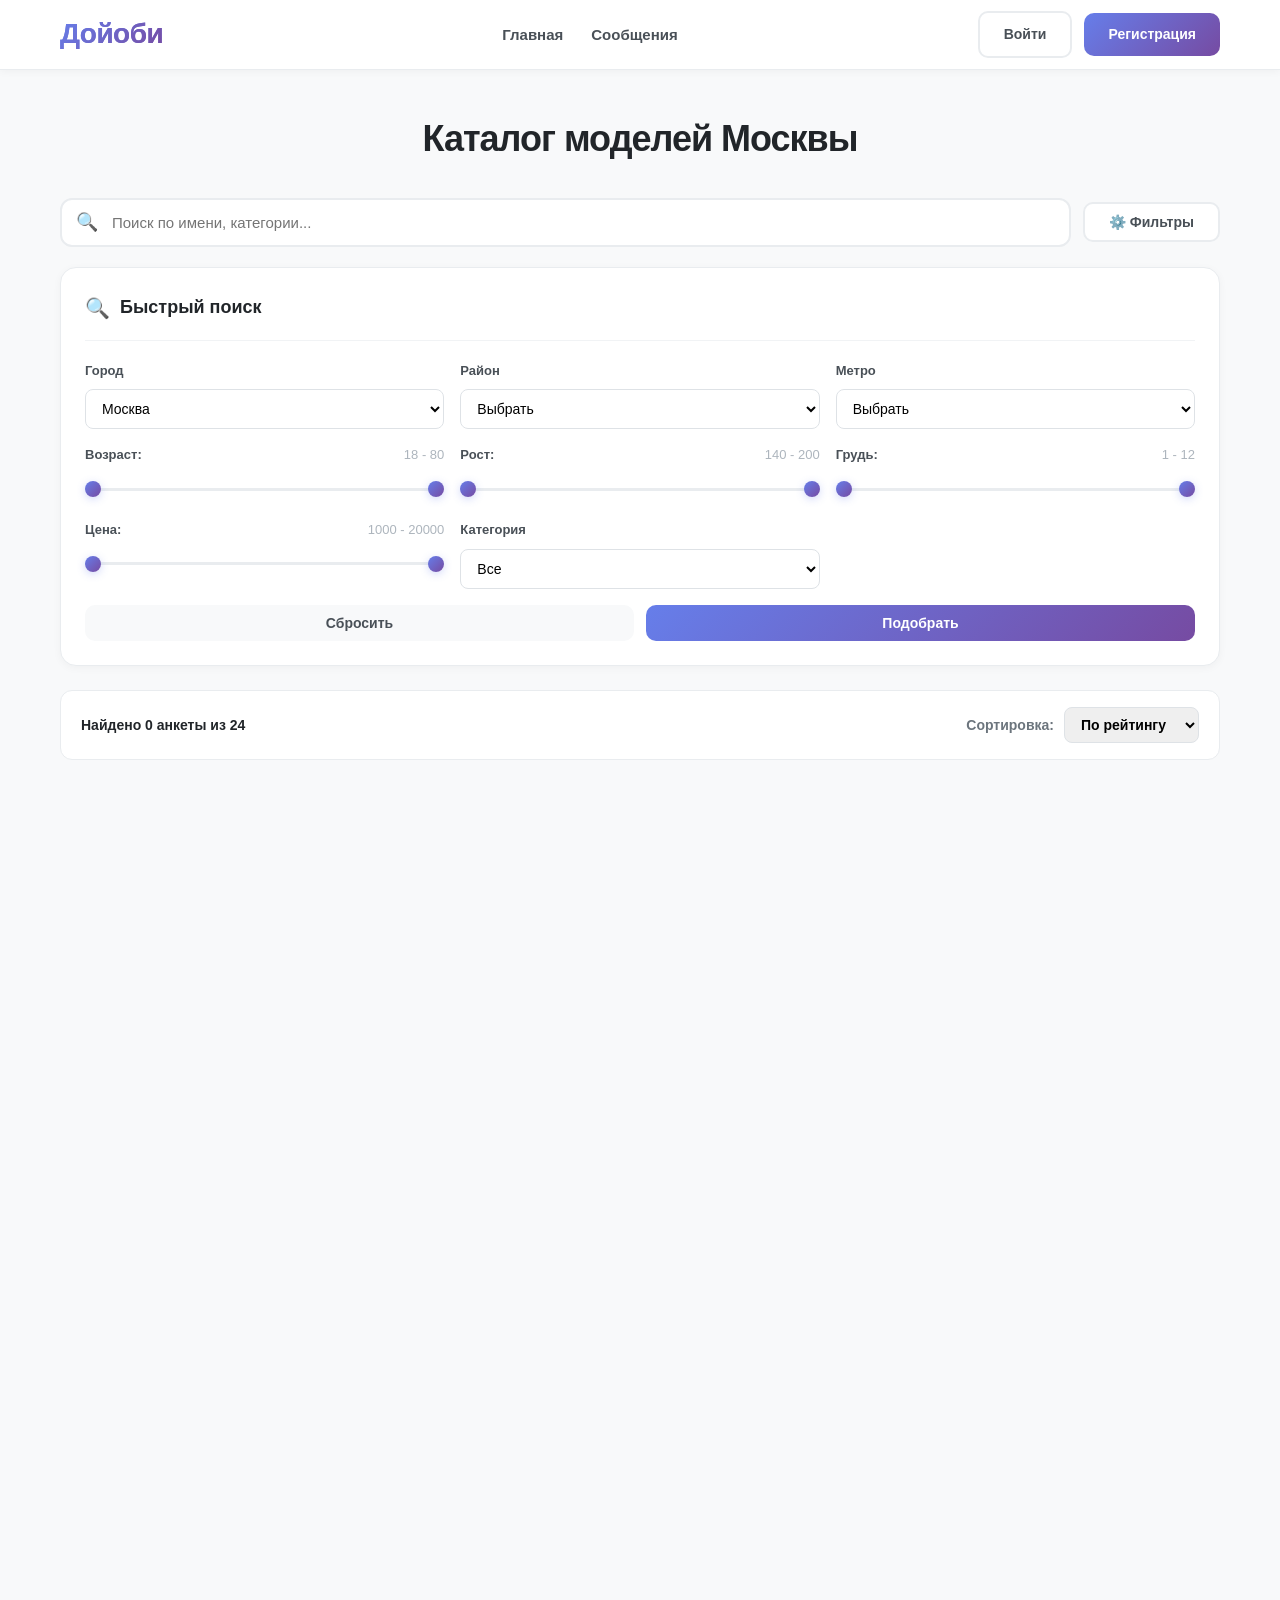
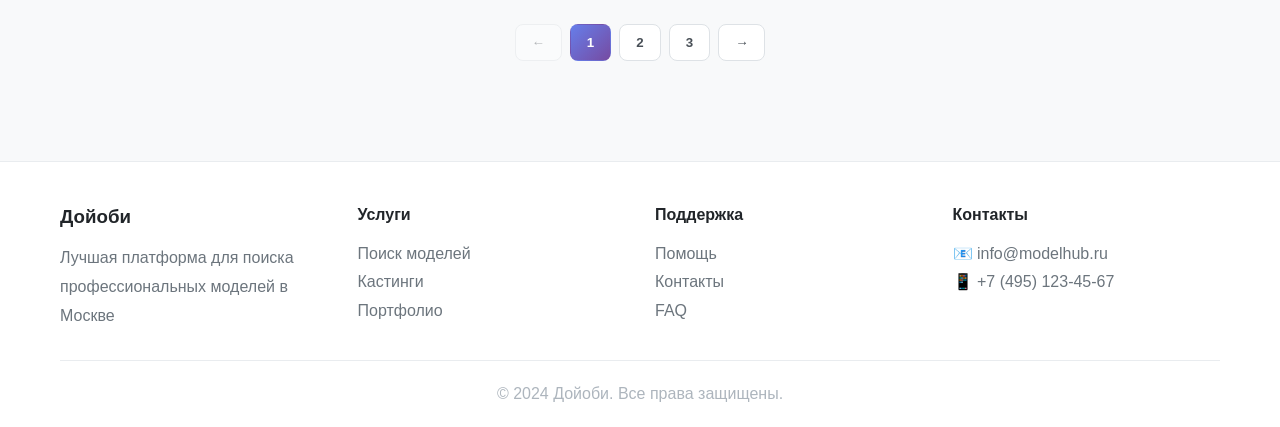
<file: index.html>
<!DOCTYPE html>
<html lang="ru" style="overflow-y:scroll!important;height:100%">
<head>
    <meta charset="UTF-8">
    <meta name="viewport" content="width=device-width, initial-scale=1.0">
    <title>Дойоби - Каталог моделей</title>
    <link rel="stylesheet" href="css/common.css">
    <link rel="stylesheet" href="css/style.css">
</head>
<body style="min-height:100vh!important">
    <script>document.documentElement.style.overflowY='scroll';document.body.style.minHeight='100vh'</script>
    <header class="header">
        <div class="container">
            <div class="logo"><h1><a href="index.html">Дойоби</a></h1></div>
            <nav class="nav">
                <a href="index.html" class="nav-link">Главная</a>
                <a href="messages.html" class="nav-link">Сообщения</a>
            </nav>
            <div class="auth-buttons" id="authButtons"></div>
        </div>
    </header>
    <script src="js/auth-loader.js"></script>

    <!-- Главный контент -->
    <main class="main">
        <div class="container">
            <h1 class="page-title">Каталог моделей Москвы</h1>
            
            <!-- Поиск -->
            <div class="search-bar">
                <div class="search-input-wrapper">
                    <span class="search-icon">🔍</span>
                    <input type="text" 
                           class="search-input" 
                           id="searchInput" 
                           placeholder="Поиск по имени, категории..."
                           oninput="handleSearch(event)">
                    <button class="clear-search" id="clearSearch" onclick="clearSearch()" style="display: none;">✕</button>
                </div>
                <button class="btn btn-outline" onclick="toggleFilters()">
                    <span>⚙️</span> Фильтры
                </button>
            </div>
            
            <!-- Фильтры -->
            <div class="filters" id="filtersPanel">
                <div class="filter-header">
                    <span class="filter-icon">🔍</span>
                    <h3>Быстрый поиск</h3>
                </div>
                
                <div class="filters-grid">
                    <div class="filter-group">
                        <label>Город</label>
                        <select class="filter-select" id="city">
                            <option value="">Москва</option>
                            <option value="spb">Санкт-Петербург</option>
                            <option value="ekb">Екатеринбург</option>
                            <option value="nsk">Новосибирск</option>
                            <option value="kzn">Казань</option>
                        </select>
                    </div>

                    <div class="filter-group">
                        <label>Район</label>
                        <select class="filter-select" id="district">
                            <option value="">Выбрать</option>
                            <option value="center">Центр</option>
                            <option value="north">Север</option>
                            <option value="south">Юг</option>
                            <option value="east">Восток</option>
                            <option value="west">Запад</option>
                        </select>
                    </div>

                    <div class="filter-group">
                        <label>Метро</label>
                        <select class="filter-select" id="metro">
                            <option value="">Выбрать</option>
                            <option value="arbatskaya">Арбатская</option>
                            <option value="tverskaya">Тверская</option>
                            <option value="mayakovskaya">Маяковская</option>
                            <option value="pushkinskaya">Пушкинская</option>
                        </select>
                    </div>

                    <div class="filter-group">
                        <label>Возраст: <span id="ageValue">18 - 80</span></label>
                        <div class="range-slider">
                            <input type="range" min="18" max="80" value="18" class="range-input" id="ageMin">
                            <input type="range" min="18" max="80" value="80" class="range-input" id="ageMax">
                        </div>
                    </div>

                    <div class="filter-group">
                        <label>Рост: <span id="heightValue">140 - 200</span></label>
                        <div class="range-slider">
                            <input type="range" min="140" max="200" value="140" class="range-input" id="heightMin">
                            <input type="range" min="140" max="200" value="200" class="range-input" id="heightMax">
                        </div>
                    </div>

                    <div class="filter-group">
                        <label>Грудь: <span id="breastValue">1 - 12</span></label>
                        <div class="range-slider">
                            <input type="range" min="1" max="12" value="1" class="range-input" id="breastMin">
                            <input type="range" min="1" max="12" value="12" class="range-input" id="breastMax">
                        </div>
                    </div>

                    <div class="filter-group">
                        <label>Цена: <span id="priceValue">1000 - 20000</span></label>
                        <div class="range-slider">
                            <input type="range" min="1000" max="20000" step="500" value="1000" class="range-input" id="priceMin">
                            <input type="range" min="1000" max="20000" step="500" value="20000" class="range-input" id="priceMax">
                        </div>
                    </div>

                    <div class="filter-group">
                        <label>Категория</label>
                        <select class="filter-select" id="category">
                            <option value="">Все</option>
                            <option value="fashion">Fashion</option>
                            <option value="photo">Фото</option>
                            <option value="runway">Подиум</option>
                            <option value="commercial">Коммерческие</option>
                        </select>
                    </div>
                </div>

                <div class="filter-actions">
                    <button class="btn btn-secondary" id="clearFilters">Сбросить</button>
                    <button class="btn btn-primary" id="applyFilters">Подобрать</button>
                </div>
            </div>

            <!-- Результаты -->
            <div class="results-header">
                <span class="results-count">Найдено <span id="resultsCount">24</span> анкеты из 24</span>
                <div class="sort-options">
                    <label>Сортировка:</label>
                    <select id="sortBy">
                        <option value="rating">По рейтингу</option>
                        <option value="price">По цене</option>
                        <option value="age">По возрасту</option>
                        <option value="new">Новые</option>
                        <option value="popular">Популярные</option>
                    </select>
                </div>
            </div>
            
            <!-- Топ донатеры (показывается только авторизованным) -->
            <div class="top-donors-banner" id="topDonorsBanner" style="display: none;">
                <div class="banner-content">
                    <div class="banner-icon">👑</div>
                    <div class="banner-text">
                        <h3>Станьте VIP-клиентом!</h3>
                        <p>Отправляйте донаты моделям и получайте эксклюзивные привилегии</p>
                    </div>
                    <button class="btn btn-gradient" onclick="showTopDonors()">
                        Топ донатеров
                    </button>
                </div>
            </div>

            <!-- Сетка моделей -->
            <div class="models-grid" id="modelsGrid">
                <!-- Карточки моделей будут добавлены через JS -->
            </div>

            <!-- Пагинация -->
            <div class="pagination">
                <button class="page-btn" disabled>←</button>
                <button class="page-btn active">1</button>
                <button class="page-btn">2</button>
                <button class="page-btn">3</button>
                <button class="page-btn">→</button>
            </div>
        </div>
    </main>

    <!-- Футер -->
    <footer class="footer">
        <div class="container">
            <div class="footer-content">
                <div class="footer-section">
                    <h3>Дойоби</h3>
                    <p>Лучшая платформа для поиска профессиональных моделей в Москве</p>
                </div>
                <div class="footer-section">
                    <h4>Услуги</h4>
                    <ul>
                        <li><a href="#">Поиск моделей</a></li>
                        <li><a href="#">Кастинги</a></li>
                        <li><a href="#">Портфолио</a></li>
                    </ul>
                </div>
                <div class="footer-section">
                    <h4>Поддержка</h4>
                    <ul>
                        <li><a href="#">Помощь</a></li>
                        <li><a href="#">Контакты</a></li>
                        <li><a href="#">FAQ</a></li>
                    </ul>
                </div>
                <div class="footer-section">
                    <h4>Контакты</h4>
                    <p>📧 info@modelhub.ru</p>
                    <p>📱 +7 (495) 123-45-67</p>
                </div>
            </div>
            <div class="footer-bottom">
                <p>&copy; 2024 Дойоби. Все права защищены.</p>
            </div>
        </div>
    </footer>

    <script src="js/database.js"></script>
    <script src="js/common.js"></script>
    <script src="js/app.js"></script>
</body>
</html>
</file>
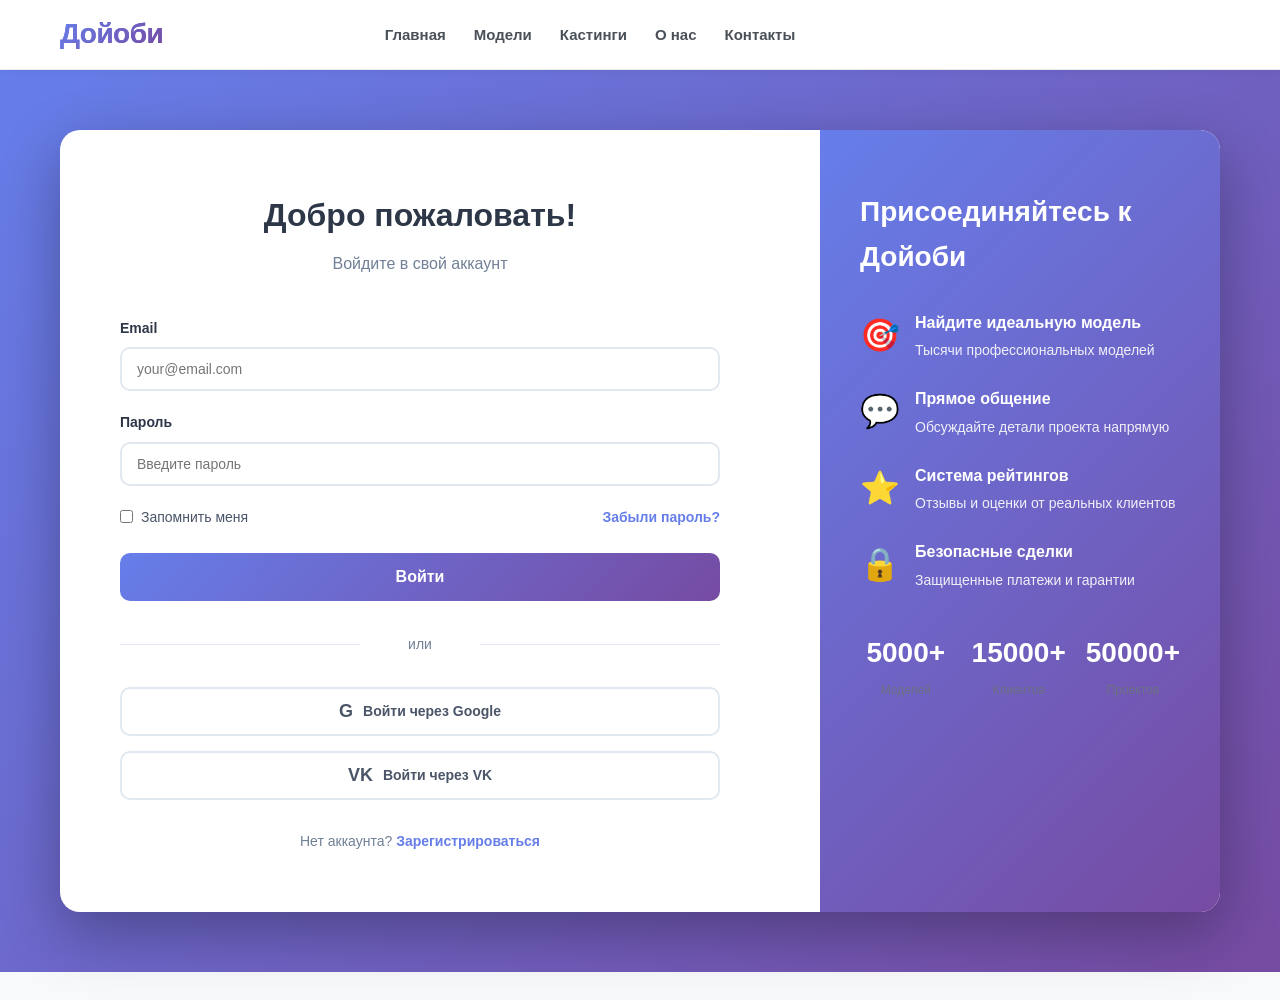
<file: auth.html>
<!DOCTYPE html>
<html lang="ru">
<head>
    <meta charset="UTF-8">
    <meta name="viewport" content="width=device-width, initial-scale=1.0">
    <title>Вход / Регистрация - Дойоби</title>
    <link rel="stylesheet" href="css/style.css">
    <link rel="stylesheet" href="css/auth.css">
</head>
<body>
    <!-- Хедер -->
    <header class="header">
        <div class="container">
            <div class="logo">
                <h1><a href="index.html">Дойоби</a></h1>
            </div>
            <nav class="nav">
                <a href="index.html" class="nav-link">Главная</a>
                <a href="#" class="nav-link">Модели</a>
                <a href="#" class="nav-link">Кастинги</a>
                <a href="#" class="nav-link">О нас</a>
                <a href="#" class="nav-link">Контакты</a>
            </nav>
        </div>
    </header>

    <!-- Основной контент -->
    <main class="auth-main">
        <div class="container">
            <div class="auth-container">
                <!-- Форма входа -->
                <div class="auth-form" id="loginForm">
                    <div class="auth-header">
                        <h2>Добро пожаловать!</h2>
                        <p>Войдите в свой аккаунт</p>
                    </div>
                    
                    <form class="form" onsubmit="handleLogin(event)">
                        <div class="form-group">
                            <label for="loginEmail">Email</label>
                            <input type="email" id="loginEmail" required placeholder="your@email.com">
                        </div>
                        
                        <div class="form-group">
                            <label for="loginPassword">Пароль</label>
                            <input type="password" id="loginPassword" required placeholder="Введите пароль">
                        </div>
                        
                        <div class="form-options">
                            <label class="checkbox">
                                <input type="checkbox" id="rememberMe">
                                <span class="checkmark"></span>
                                Запомнить меня
                            </label>
                            <a href="#" class="forgot-link">Забыли пароль?</a>
                        </div>
                        
                        <button type="submit" class="btn btn-primary btn-full">Войти</button>
                    </form>
                    
                    <div class="auth-divider">
                        <span>или</span>
                    </div>
                    
                    <div class="social-login">
                        <button class="btn btn-social google" onclick="loginWithGoogle()">
                            <span class="social-icon">G</span>
                            Войти через Google
                        </button>
                        <button class="btn btn-social vk" onclick="loginWithVK()">
                            <span class="social-icon">VK</span>
                            Войти через VK
                        </button>
                    </div>
                    
                    <div class="auth-switch">
                        <p>Нет аккаунта? <a href="#" onclick="switchToRegister()">Зарегистрироваться</a></p>
                    </div>
                </div>

                <!-- Форма регистрации -->
                <div class="auth-form hidden" id="registerForm">
                    <div class="auth-header">
                        <h2>Создать аккаунт</h2>
                        <p>Присоединяйтесь к ModelHub</p>
                    </div>
                    
                    <form class="form" onsubmit="handleRegister(event)">
                        <div class="form-group">
                            <label for="username">Никнейм</label>
                            <input type="text" id="username" required placeholder="Ваш уникальный никнейм" pattern="[a-zA-Z0-9_]+" title="Только латинские буквы, цифры и подчеркивание">
                            <small style="color: #718096; font-size: 12px;">Только латинские буквы, цифры и _</small>
                        </div>
                        
                        <div class="form-row">
                            <div class="form-group">
                                <label for="firstName">Имя</label>
                                <input type="text" id="firstName" required placeholder="Ваше имя">
                            </div>
                            <div class="form-group">
                                <label for="lastName">Фамилия</label>
                                <input type="text" id="lastName" required placeholder="Ваша фамилия">
                            </div>
                        </div>
                        
                        <div class="form-group">
                            <label for="registerEmail">Email</label>
                            <input type="email" id="registerEmail" required placeholder="your@email.com">
                        </div>
                        
                        <div class="form-group">
                            <label for="registerPassword">Пароль</label>
                            <input type="password" id="registerPassword" required placeholder="Минимум 8 символов">
                            <div class="password-strength" id="passwordStrength"></div>
                        </div>
                        
                        <div class="form-group">
                            <label for="confirmPassword">Подтвердите пароль</label>
                            <input type="password" id="confirmPassword" required placeholder="Повторите пароль">
                        </div>
                        
                        <div class="form-group">
                            <label for="userType">Тип аккаунта</label>
                            <select id="userType" required>
                                <option value="">Выберите тип</option>
                                <option value="client">Клиент</option>
                                <option value="model">Модель</option>
                            </select>
                        </div>
                        
                        <div class="form-options">
                            <label class="checkbox">
                                <input type="checkbox" id="agreeTerms" required>
                                <span class="checkmark"></span>
                                Я согласен с <a href="#" target="_blank">условиями использования</a> и <a href="#" target="_blank">политикой конфиденциальности</a>
                            </label>
                        </div>
                        
                        <div class="form-options">
                            <label class="checkbox">
                                <input type="checkbox" id="newsletter">
                                <span class="checkmark"></span>
                                Получать новости и предложения
                            </label>
                        </div>
                        
                        <button type="submit" class="btn btn-primary btn-full">Создать аккаунт</button>
                    </form>
                    
                    <div class="auth-switch">
                        <p>Уже есть аккаунт? <a href="#" onclick="switchToLogin()">Войти</a></p>
                    </div>
                </div>

                <!-- Боковая панель -->
                <div class="auth-sidebar">
                    <div class="sidebar-content">
                        <h3>Присоединяйтесь к Дойоби</h3>
                        <ul class="features-list">
                            <li>
                                <span class="feature-icon">🎯</span>
                                <div>
                                    <strong>Найдите идеальную модель</strong>
                                    <p>Тысячи профессиональных моделей</p>
                                </div>
                            </li>
                            <li>
                                <span class="feature-icon">💬</span>
                                <div>
                                    <strong>Прямое общение</strong>
                                    <p>Обсуждайте детали проекта напрямую</p>
                                </div>
                            </li>
                            <li>
                                <span class="feature-icon">⭐</span>
                                <div>
                                    <strong>Система рейтингов</strong>
                                    <p>Отзывы и оценки от реальных клиентов</p>
                                </div>
                            </li>
                            <li>
                                <span class="feature-icon">🔒</span>
                                <div>
                                    <strong>Безопасные сделки</strong>
                                    <p>Защищенные платежи и гарантии</p>
                                </div>
                            </li>
                        </ul>
                        
                        <div class="stats">
                            <div class="stat">
                                <span class="stat-number">5000+</span>
                                <span class="stat-label">Моделей</span>
                            </div>
                            <div class="stat">
                                <span class="stat-number">15000+</span>
                                <span class="stat-label">Клиентов</span>
                            </div>
                            <div class="stat">
                                <span class="stat-number">50000+</span>
                                <span class="stat-label">Проектов</span>
                            </div>
                        </div>
                    </div>
                </div>
            </div>
        </div>
    </main>

    <script src="js/auth.js"></script>
</body>
</html>
</file>
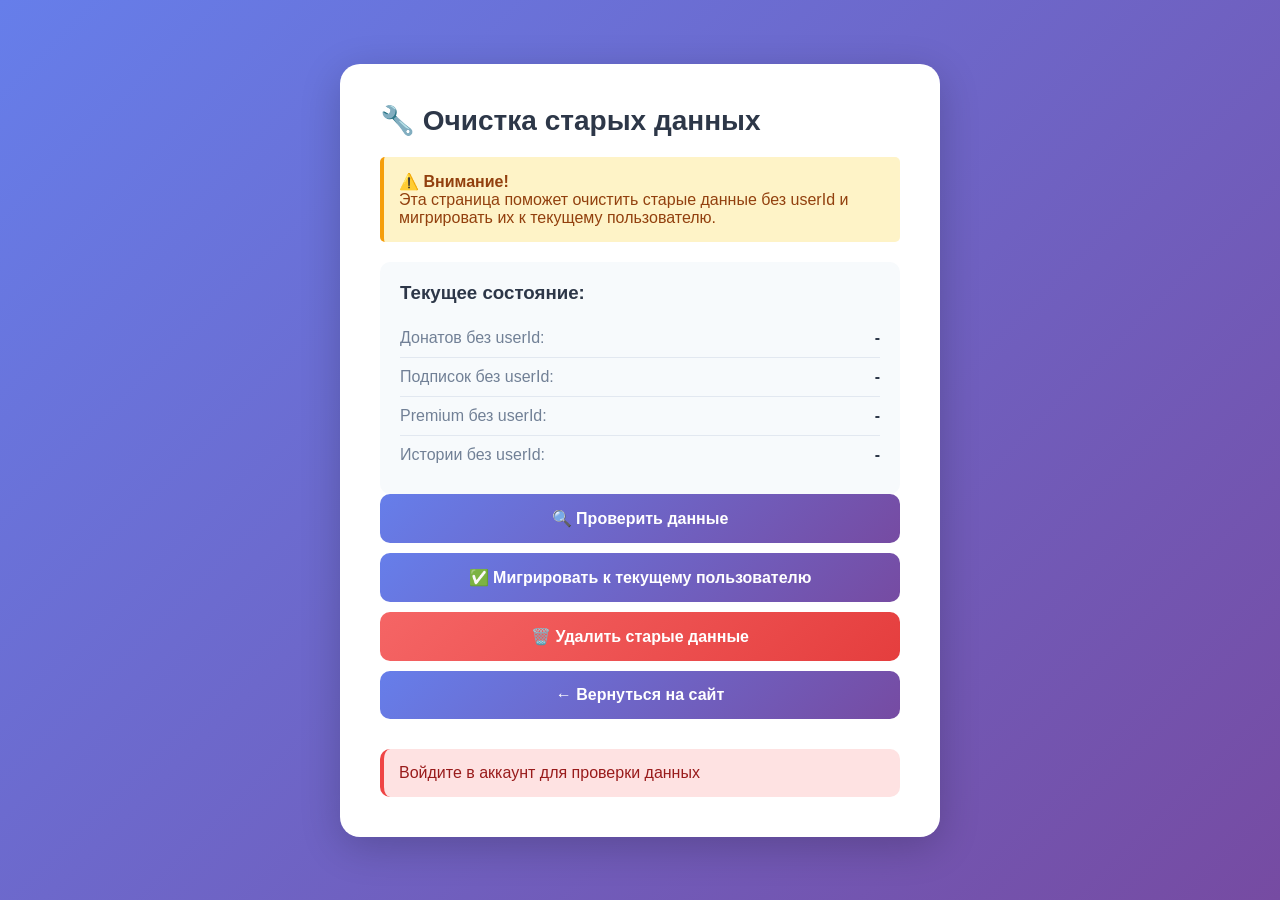
<file: clear-old-data.html>
<!DOCTYPE html>
<html lang="ru">
<head>
    <meta charset="UTF-8">
    <meta name="viewport" content="width=device-width, initial-scale=1.0">
    <title>Очистка старых данных - Дойоби</title>
    <style>
        * {
            margin: 0;
            padding: 0;
            box-sizing: border-box;
        }
        
        body {
            font-family: -apple-system, BlinkMacSystemFont, 'Segoe UI', Roboto, Oxygen, Ubuntu, Cantarell, sans-serif;
            background: linear-gradient(135deg, #667eea 0%, #764ba2 100%);
            min-height: 100vh;
            display: flex;
            justify-content: center;
            align-items: center;
            padding: 20px;
        }
        
        .container {
            background: white;
            border-radius: 20px;
            padding: 40px;
            max-width: 600px;
            width: 100%;
            box-shadow: 0 10px 40px rgba(0,0,0,0.2);
        }
        
        h1 {
            color: #2d3748;
            margin-bottom: 20px;
            font-size: 28px;
        }
        
        .info {
            background: #fef3c7;
            border-left: 4px solid #f59e0b;
            padding: 15px;
            margin-bottom: 20px;
            border-radius: 5px;
            color: #92400e;
        }
        
        .btn {
            background: linear-gradient(135deg, #667eea 0%, #764ba2 100%);
            color: white;
            border: none;
            padding: 15px 30px;
            border-radius: 10px;
            font-size: 16px;
            font-weight: 600;
            cursor: pointer;
            width: 100%;
            margin-bottom: 10px;
            transition: transform 0.2s ease;
        }
        
        .btn:hover {
            transform: translateY(-2px);
        }
        
        .btn-danger {
            background: linear-gradient(135deg, #f56565 0%, #e53e3e 100%);
        }
        
        .result {
            margin-top: 20px;
            padding: 15px;
            border-radius: 10px;
            display: none;
        }
        
        .result.success {
            background: #d1fae5;
            color: #065f46;
            border-left: 4px solid #10b981;
        }
        
        .result.error {
            background: #fee2e2;
            color: #991b1b;
            border-left: 4px solid #ef4444;
        }
        
        .stats {
            background: #f7fafc;
            padding: 20px;
            border-radius: 10px;
            margin-top: 20px;
        }
        
        .stat-item {
            display: flex;
            justify-content: space-between;
            padding: 10px 0;
            border-bottom: 1px solid #e2e8f0;
        }
        
        .stat-item:last-child {
            border-bottom: none;
        }
        
        .stat-label {
            color: #718096;
        }
        
        .stat-value {
            font-weight: 600;
            color: #2d3748;
        }
    </style>
</head>
<body>
    <div class="container">
        <h1>🔧 Очистка старых данных</h1>
        
        <div class="info">
            <strong>⚠️ Внимание!</strong><br>
            Эта страница поможет очистить старые данные без userId и мигрировать их к текущему пользователю.
        </div>
        
        <div class="stats" id="stats">
            <h3 style="margin-bottom: 15px; color: #2d3748;">Текущее состояние:</h3>
            <div class="stat-item">
                <span class="stat-label">Донатов без userId:</span>
                <span class="stat-value" id="oldDonations">-</span>
            </div>
            <div class="stat-item">
                <span class="stat-label">Подписок без userId:</span>
                <span class="stat-value" id="oldSubscriptions">-</span>
            </div>
            <div class="stat-item">
                <span class="stat-label">Premium без userId:</span>
                <span class="stat-value" id="oldPremium">-</span>
            </div>
            <div class="stat-item">
                <span class="stat-label">Истории без userId:</span>
                <span class="stat-value" id="oldHistory">-</span>
            </div>
        </div>
        
        <button class="btn" onclick="checkData()">🔍 Проверить данные</button>
        <button class="btn" onclick="migrateData()">✅ Мигрировать к текущему пользователю</button>
        <button class="btn btn-danger" onclick="clearOldData()">🗑️ Удалить старые данные</button>
        <button class="btn" onclick="goBack()">← Вернуться на сайт</button>
        
        <div class="result" id="result"></div>
    </div>
    
    <script>
        function checkData() {
            const currentUser = JSON.parse(localStorage.getItem('currentUser') || 'null');
            
            if (!currentUser) {
                showResult('Войдите в аккаунт для проверки данных', 'error');
                return;
            }
            
            const donationHistory = JSON.parse(localStorage.getItem('donationHistory') || '[]');
            const subscriptions = JSON.parse(localStorage.getItem('subscriptions') || '[]');
            const premiumSubscriptions = JSON.parse(localStorage.getItem('premiumSubscriptions') || '[]');
            const viewHistory = JSON.parse(localStorage.getItem('viewHistory') || '[]');
            const favorites = JSON.parse(localStorage.getItem('favorites') || '[]');
            
            const oldDonations = donationHistory.filter(item => !item.userId).length;
            const oldSubscriptions = subscriptions.filter(item => !item.userId).length;
            const oldPremium = premiumSubscriptions.filter(item => !item.userId).length;
            const oldHistory = viewHistory.filter(item => !item.userId).length;
            const oldFavorites = favorites.length > 0 && typeof favorites[0] === 'number' ? favorites.length : 0;
            
            document.getElementById('oldDonations').textContent = oldDonations;
            document.getElementById('oldSubscriptions').textContent = oldSubscriptions;
            document.getElementById('oldPremium').textContent = oldPremium;
            document.getElementById('oldHistory').textContent = oldHistory;
            
            const total = oldDonations + oldSubscriptions + oldPremium + oldHistory + oldFavorites;
            
            if (total === 0) {
                showResult('✅ Все данные уже имеют userId! Миграция не требуется.', 'success');
            } else {
                showResult(`Найдено ${total} записей без userId (включая ${oldFavorites} избранных). Вы можете мигрировать их к текущему пользователю или удалить.`, 'error');
            }
        }
        
        function migrateData() {
            const currentUser = JSON.parse(localStorage.getItem('currentUser') || 'null');
            
            if (!currentUser) {
                showResult('Войдите в аккаунт для миграции данных', 'error');
                return;
            }
            
            let migrated = 0;
            
            // Миграция донатов
            let donationHistory = JSON.parse(localStorage.getItem('donationHistory') || '[]');
            donationHistory = donationHistory.map(item => {
                if (!item.userId) {
                    migrated++;
                    return { ...item, userId: currentUser.id };
                }
                return item;
            });
            localStorage.setItem('donationHistory', JSON.stringify(donationHistory));
            
            // Миграция подписок
            let subscriptions = JSON.parse(localStorage.getItem('subscriptions') || '[]');
            subscriptions = subscriptions.map(item => {
                if (!item.userId) {
                    migrated++;
                    return { ...item, userId: currentUser.id };
                }
                return item;
            });
            localStorage.setItem('subscriptions', JSON.stringify(subscriptions));
            
            // Миграция Premium
            let premiumSubscriptions = JSON.parse(localStorage.getItem('premiumSubscriptions') || '[]');
            premiumSubscriptions = premiumSubscriptions.map(item => {
                if (!item.userId) {
                    migrated++;
                    return { ...item, userId: currentUser.id };
                }
                return item;
            });
            localStorage.setItem('premiumSubscriptions', JSON.stringify(premiumSubscriptions));
            
            // Миграция истории
            let viewHistory = JSON.parse(localStorage.getItem('viewHistory') || '[]');
            viewHistory = viewHistory.map(item => {
                if (!item.userId) {
                    migrated++;
                    return { ...item, userId: currentUser.id };
                }
                return item;
            });
            localStorage.setItem('viewHistory', JSON.stringify(viewHistory));
            
            // Миграция избранного
            let favorites = JSON.parse(localStorage.getItem('favorites') || '[]');
            if (favorites.length > 0 && typeof favorites[0] === 'number') {
                // Старый формат - массив ID
                const newFavorites = favorites.map(id => ({
                    userId: currentUser.id,
                    modelId: id,
                    addedAt: new Date().toISOString()
                }));
                localStorage.setItem('favorites', JSON.stringify(newFavorites));
                migrated += favorites.length;
            }
            
            showResult(`✅ Успешно мигрировано ${migrated} записей к пользователю ${currentUser.name}!`, 'success');
            checkData();
        }
        
        function clearOldData() {
            if (!confirm('Вы уверены? Это удалит все данные без userId безвозвратно!')) {
                return;
            }
            
            let deleted = 0;
            
            // Очистка донатов
            let donationHistory = JSON.parse(localStorage.getItem('donationHistory') || '[]');
            const oldDonationsCount = donationHistory.filter(item => !item.userId).length;
            donationHistory = donationHistory.filter(item => item.userId);
            localStorage.setItem('donationHistory', JSON.stringify(donationHistory));
            deleted += oldDonationsCount;
            
            // Очистка подписок
            let subscriptions = JSON.parse(localStorage.getItem('subscriptions') || '[]');
            const oldSubscriptionsCount = subscriptions.filter(item => !item.userId).length;
            subscriptions = subscriptions.filter(item => item.userId);
            localStorage.setItem('subscriptions', JSON.stringify(subscriptions));
            deleted += oldSubscriptionsCount;
            
            // Очистка Premium
            let premiumSubscriptions = JSON.parse(localStorage.getItem('premiumSubscriptions') || '[]');
            const oldPremiumCount = premiumSubscriptions.filter(item => !item.userId).length;
            premiumSubscriptions = premiumSubscriptions.filter(item => item.userId);
            localStorage.setItem('premiumSubscriptions', JSON.stringify(premiumSubscriptions));
            deleted += oldPremiumCount;
            
            // Очистка истории
            let viewHistory = JSON.parse(localStorage.getItem('viewHistory') || '[]');
            const oldHistoryCount = viewHistory.filter(item => !item.userId).length;
            viewHistory = viewHistory.filter(item => item.userId);
            localStorage.setItem('viewHistory', JSON.stringify(viewHistory));
            deleted += oldHistoryCount;
            
            showResult(`🗑️ Удалено ${deleted} старых записей без userId`, 'success');
            checkData();
        }
        
        function showResult(message, type) {
            const result = document.getElementById('result');
            result.textContent = message;
            result.className = 'result ' + type;
            result.style.display = 'block';
        }
        
        function goBack() {
            window.location.href = 'index.html';
        }
        
        // Автоматическая проверка при загрузке
        window.addEventListener('load', checkData);
    </script>
</body>
</html>
</file>
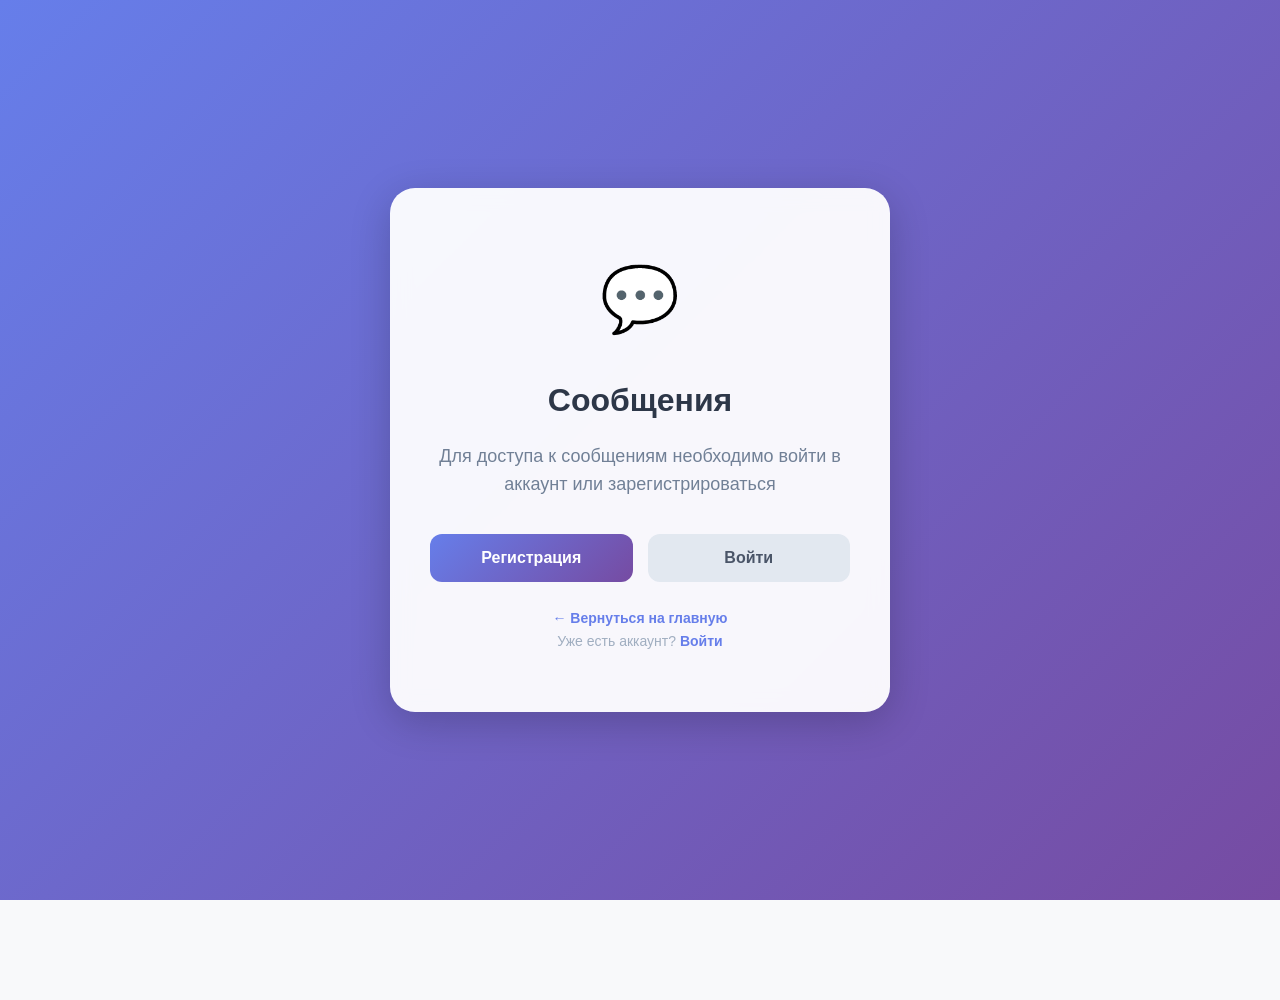
<file: messages.html>
<!DOCTYPE html>
<html lang="ru" style="overflow-y: scroll !important; height: 100%;">
<head>
    <meta charset="UTF-8">
    <meta name="viewport" content="width=device-width, initial-scale=1.0">
    <title>Сообщения - Дойоби</title>
    <style>
        /* Критический CSS для предотвращения прыжков - ПРИМЕНЯЕТСЯ МГНОВЕННО */
        html { overflow-y: scroll !important; height: 100%; width: 100vw; overflow-x: hidden; }
        body { min-height: 100vh !important; margin: 0; padding: 0; }
        .messages-main { min-height: 100vh !important; }
        .messages-container { min-height: 600px !important; }
    </style>
    <link rel="stylesheet" href="css/style.css">
    <link rel="stylesheet" href="css/messages.css">
</head>
<body style="min-height: 100vh !important;">
    <script>
        // КРИТИЧНО: Выполняется ДО отрисовки страницы
        document.documentElement.style.overflowY = 'scroll';
        document.documentElement.style.height = '100%';
        document.body.style.minHeight = '100vh';
    </script>
    <!-- Хедер -->
    <header class="header">
        <div class="container">
            <div class="logo">
                <h1><a href="index.html">Дойоби</a></h1>
            </div>
            <nav class="nav">
                <a href="index.html" class="nav-link">Главная</a>
                <a href="messages.html" class="nav-link">Сообщения</a>
            </nav>
            <div class="auth-buttons" id="authButtons">
                <!-- Контент будет загружен через inline script -->
            </div>
        </div>
    </header>
    
    <script>
        // Синхронная загрузка меню ДО отрисовки страницы
        (function() {
            const currentUserData = localStorage.getItem('currentUser');
            const authButtons = document.getElementById('authButtons');
            
            if (currentUserData) {
                try {
                    const userData = JSON.parse(currentUserData);
                    
                    // Упрощенная проверка - если есть id и email, значит авторизован
                    if (userData.id && userData.email && userData.isGuest !== true) {
                        authButtons.innerHTML = `
                            <div class="user-menu" onclick="toggleUserMenuHeader()" style="display: flex; align-items: center; gap: 10px; cursor: pointer; position: relative; width: 100%; justify-content: flex-end;">
                                <img src="${userData.avatar}" alt="Avatar" style="width: 35px; height: 35px; border-radius: 50%; object-fit: cover; flex-shrink: 0;">
                                <span style="font-weight: 600; color: #2d3748; white-space: nowrap; overflow: hidden; text-overflow: ellipsis; max-width: 200px;">${userData.name}</span>
                                <div class="dropdown-menu" id="dropdownMenuHeader" style="position: absolute; top: 100%; right: 0; background: white; border-radius: 10px; box-shadow: 0 4px 20px rgba(0,0,0,0.1); padding: 10px 0; min-width: 180px; display: none; z-index: 100; margin-top: 10px;">
                                    <a href="user-profile.html" style="display: block; padding: 10px 15px; color: #4a5568; text-decoration: none; transition: background 0.3s ease;" onmouseover="this.style.background='#f7fafc'; this.style.color='#667eea'" onmouseout="this.style.background=''; this.style.color='#4a5568'">Мой профиль</a>
                                    <a href="#" onclick="logout()" style="display: block; padding: 10px 15px; color: #4a5568; text-decoration: none; transition: background 0.3s ease;" onmouseover="this.style.background='#f7fafc'; this.style.color='#667eea'" onmouseout="this.style.background=''; this.style.color='#4a5568'">Выйти</a>
                                </div>
                            </div>
                        `;
                    } else {
                        authButtons.innerHTML = `
                            <a href="auth.html" class="btn btn-outline" style="flex-shrink: 0;">Войти</a>
                            <a href="auth.html?register=true" class="btn btn-primary" style="flex-shrink: 0;">Регистрация</a>
                        `;
                    }
                } catch (e) {
                    authButtons.innerHTML = `
                        <a href="auth.html" class="btn btn-outline" style="flex-shrink: 0;">Войти</a>
                        <a href="auth.html?register=true" class="btn btn-primary" style="flex-shrink: 0;">Регистрация</a>
                    `;
                }
            } else {
                authButtons.innerHTML = `
                    <a href="auth.html" class="btn btn-outline" style="flex-shrink: 0;">Войти</a>
                    <a href="auth.html?register=true" class="btn btn-primary" style="flex-shrink: 0;">Регистрация</a>
                `;
            }
        })();
    </script>

    <!-- Основной контент -->
    <main class="messages-main">
        <div class="container">
            <div class="messages-container">
                <!-- Список чатов -->
                <div class="chats-sidebar">
                    <div class="chats-header">
                        <h2>Сообщения</h2>
                        <button class="btn btn-primary btn-small" onclick="startNewChat()">
                            Новый чат
                        </button>
                    </div>
                    
                    <div class="search-box">
                        <input type="text" placeholder="Поиск чатов..." id="chatSearch" oninput="searchChats()">
                        <span class="search-icon">🔍</span>
                    </div>
                    
                    <div class="chats-list" id="chatsList">
                        <!-- Чаты будут добавлены через JS -->
                    </div>
                </div>

                <!-- Область чата -->
                <div class="chat-area">
                    <!-- Пустое состояние -->
                    <div class="empty-chat" id="emptyChat">
                        <div class="empty-content">
                            <div class="empty-icon">💬</div>
                            <h3>Выберите чат</h3>
                            <p>Выберите существующий чат или начните новый разговор</p>
                            <button class="btn btn-primary" onclick="startNewChat()">
                                Начать новый чат
                            </button>
                        </div>
                    </div>

                    <!-- Активный чат -->
                    <div class="active-chat hidden" id="activeChat">
                        <!-- Шапка чата -->
                        <div class="chat-header">
                            <div class="chat-user-info">
                                <img src="" alt="Avatar" class="chat-avatar" id="chatAvatar">
                                <div class="chat-user-details">
                                    <h3 class="chat-user-name" id="chatUserName"></h3>
                                    <span class="chat-user-status" id="chatUserStatus">онлайн</span>
                                </div>
                            </div>
                            <div class="chat-actions">
                                <button class="chat-action-btn" onclick="makeVideoCall()" title="Видеозвонок">📹</button>
                                <button class="chat-action-btn" onclick="makeVoiceCall()" title="Голосовой звонок">📞</button>
                                <button class="chat-action-btn" onclick="showChatInfo()" title="Информация">ℹ️</button>
                            </div>
                        </div>

                        <!-- Сообщения -->
                        <div class="messages-area" id="messagesArea">
                            <!-- Сообщения будут добавлены через JS -->
                        </div>

                        <!-- Поле ввода -->
                        <div class="message-input-area">
                            <div class="message-input-container">
                                <button class="attach-btn" onclick="attachFile()" title="Прикрепить файл">📎</button>
                                <input type="text" 
                                       placeholder="Напишите сообщение..." 
                                       id="messageInput" 
                                       onkeypress="handleMessageKeyPress(event)"
                                       maxlength="1000">
                                <button class="emoji-btn" onclick="showEmojiPicker()" title="Эмодзи">😊</button>
                                <button class="send-btn" onclick="sendMessage()" title="Отправить">➤</button>
                            </div>
                            <div class="typing-indicator hidden" id="typingIndicator">
                                <span class="typing-text">печатает...</span>
                                <div class="typing-dots">
                                    <span></span>
                                    <span></span>
                                    <span></span>
                                </div>
                            </div>
                        </div>
                    </div>
                </div>
            </div>
        </div>
    </main>

    <!-- Модальное окно нового чата -->
    <div class="modal" id="newChatModal">
        <div class="modal-content">
            <div class="modal-header">
                <h3>Новый чат</h3>
                <button class="modal-close" onclick="closeNewChatModal()">&times;</button>
            </div>
            <div class="modal-body">
                <div class="search-users">
                    <input type="text" placeholder="Поиск пользователей..." id="userSearch" oninput="searchUsers()">
                </div>
                <div class="users-list" id="usersList">
                    <!-- Пользователи будут добавлены через JS -->
                </div>
            </div>
        </div>
    </div>

    <!-- Модальное окно информации о чате -->
    <div class="modal" id="chatInfoModal">
        <div class="modal-content">
            <div class="modal-header">
                <h3>Информация о чате</h3>
                <button class="modal-close" onclick="closeChatInfoModal()">&times;</button>
            </div>
            <div class="modal-body">
                <div class="chat-info-content" id="chatInfoContent">
                    <!-- Информация будет добавлена через JS -->
                </div>
            </div>
        </div>
    </div>

    <script src="js/messages.js"></script>
    <script>
        // Предотвращаем прыжки скролла при перезагрузке
        if ('scrollRestoration' in history) {
            history.scrollRestoration = 'manual';
        }
        window.addEventListener('beforeunload', function() {
            window.scrollTo(0, 0);
        });
    </script>
</body>
</html>
</file>
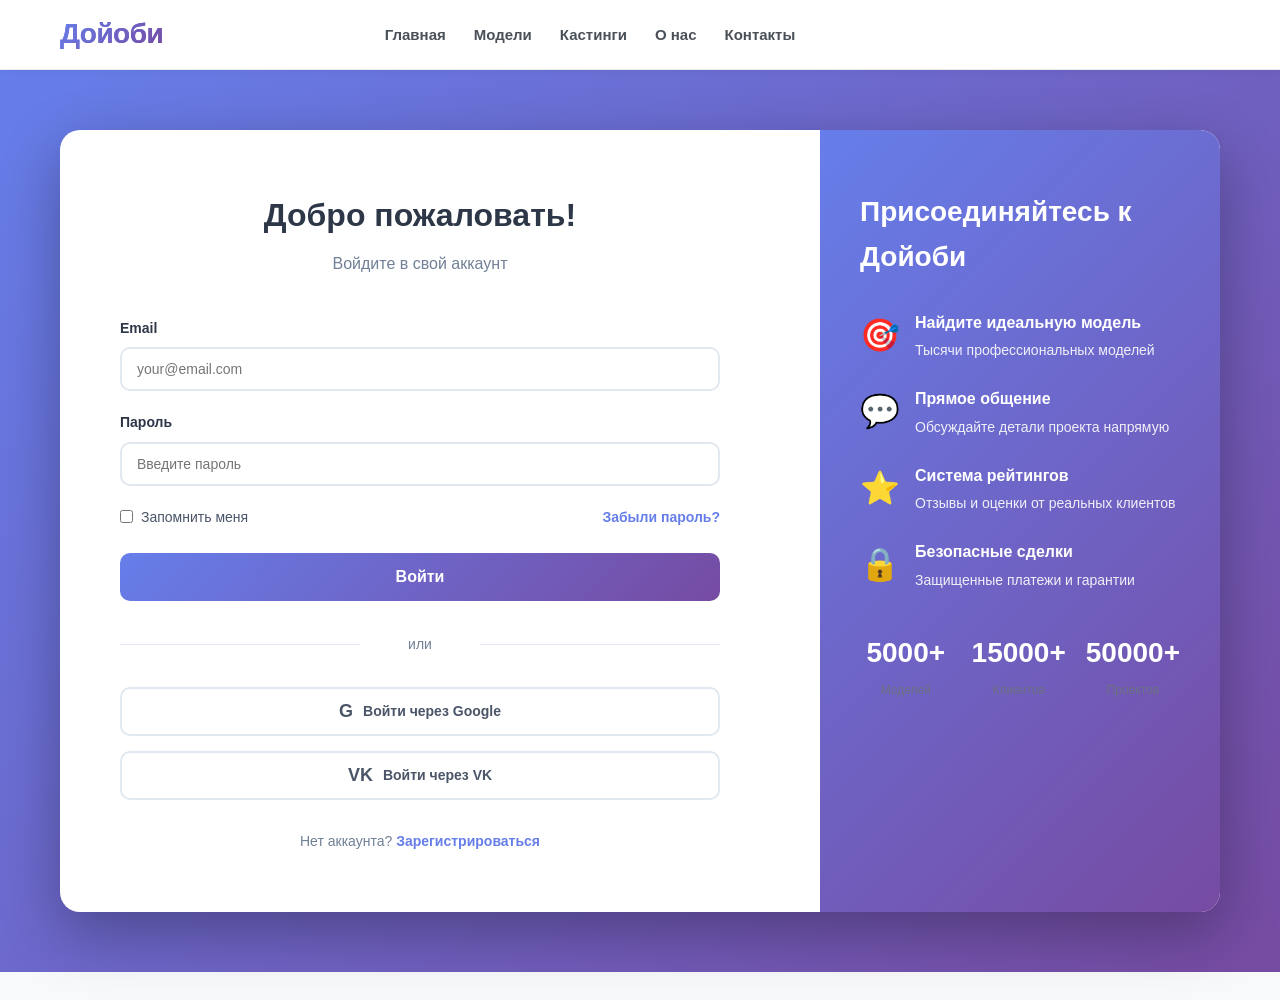
<file: model-dashboard.html>
<!DOCTYPE html>
<html lang="ru">
<head>
    <meta charset="UTF-8">
    <meta name="viewport" content="width=device-width, initial-scale=1.0">
    <title>Панель модели - Дойоби</title>
    <link rel="stylesheet" href="css/style.css">
    <link rel="stylesheet" href="css/model-dashboard.css">
</head>
<body>
    <header class="header">
        <div class="container">
            <div class="logo"><h1><a href="index.html">Дойоби</a></h1></div>
            <nav class="nav">
                <a href="index.html" class="nav-link">Главная</a>
                <a href="messages.html" class="nav-link">Сообщения</a>
            </nav>
            <div class="auth-buttons" id="authButtons"></div>
        </div>
    </header>
    <script src="js/auth-loader.js"></script>

    <main class="dashboard-main">
        <div class="container">
            <div class="dashboard-header">
                <div>
                    <h1>Панель управления моделью</h1>
                    <p>Управляйте своим профилем, контентом и заказами</p>
                </div>
                <div class="status-toggle">
                    <label class="switch">
                        <input type="checkbox" id="onlineStatus" onchange="toggleStatus()">
                        <span class="slider"></span>
                    </label>
                    <span id="statusText">Оффлайн</span>
                </div>
            </div>

            <!-- Статистика -->
            <div class="stats-grid">
                <div class="stat-card">
                    <div class="stat-icon">👁️</div>
                    <div class="stat-value" id="viewsCount">0</div>
                    <div class="stat-label">Просмотров профиля</div>
                </div>
                <div class="stat-card">
                    <div class="stat-icon">❤️</div>
                    <div class="stat-value" id="likesCount">0</div>
                    <div class="stat-label">В избранном</div>
                </div>
                <div class="stat-card">
                    <div class="stat-icon">📅</div>
                    <div class="stat-value" id="bookingsCount">0</div>
                    <div class="stat-label">Бронирований</div>
                </div>
                <div class="stat-card">
                    <div class="stat-icon">💰</div>
                    <div class="stat-value" id="earningsTotal">0 ₽</div>
                    <div class="stat-label">Заработано</div>
                </div>
            </div>

            <!-- Основной контент -->
            <div class="dashboard-content">
                <!-- Левая колонка -->
                <div class="sidebar">
                    <div class="menu-item active" onclick="showSection('profile')">
                        <span>👤</span> Мой профиль
                    </div>
                    <div class="menu-item" onclick="showSection('gallery')">
                        <span>📸</span> Галерея
                    </div>
                    <div class="menu-item" onclick="showSection('bookings')">
                        <span>📅</span> Бронирования
                    </div>
                    <div class="menu-item" onclick="showSection('reviews')">
                        <span>⭐</span> Отзывы
                    </div>
                    <div class="menu-item" onclick="showSection('earnings')">
                        <span>💎</span> Заработок
                    </div>
                    <div class="menu-item" onclick="showSection('settings')">
                        <span>⚙️</span> Настройки
                    </div>
                </div>

                <!-- Правая колонка -->
                <div class="content-area">
                    <!-- Секция: Профиль -->
                    <div id="profile" class="section active">
                        <h2>Редактирование профиля</h2>
                        
                        <div class="profile-edit">
                            <div class="avatar-upload">
                                <img id="avatarPreview" src="" alt="Avatar">
                                <button onclick="document.getElementById('avatarInput').click()" class="btn-upload">Изменить фото</button>
                                <input type="file" id="avatarInput" accept="image/*" style="display:none">
                            </div>

                            <div class="form-fields">
                                <div class="form-group">
                                    <label>Имя</label>
                                    <input type="text" id="nameInput" placeholder="Ваше имя">
                                </div>

                                <div class="form-group">
                                    <label>Возраст</label>
                                    <input type="number" id="ageInput" placeholder="24">
                                </div>

                                <div class="form-group">
                                    <label>Категория</label>
                                    <select id="categoryInput">
                                        <option>Fashion</option>
                                        <option>Fitness</option>
                                        <option>Glamour</option>
                                        <option>Commercial</option>
                                    </select>
                                </div>

                                <div class="form-group">
                                    <label>Цена за час (₽)</label>
                                    <input type="number" id="priceInput" placeholder="8000">
                                </div>

                                <div class="form-group">
                                    <label>Описание</label>
                                    <textarea id="bioInput" rows="4" placeholder="Расскажите о себе..."></textarea>
                                </div>

                                <div class="form-group">
                                    <label class="checkbox-label">
                                        <input type="checkbox" id="publishedInput">
                                        <span>Показывать профиль на главной странице</span>
                                    </label>
                                </div>

                                <button onclick="saveProfile()" class="btn-primary">💾 Сохранить изменения</button>
                            </div>
                        </div>
                    </div>

                    <!-- Секция: Галерея -->
                    <div id="gallery" class="section">
                        <h2>Моя галерея</h2>
                        
                        <div class="upload-area">
                            <button onclick="document.getElementById('photoInput').click()" class="btn-upload-big">
                                📸 Загрузить фото
                            </button>
                            <button onclick="document.getElementById('videoInput').click()" class="btn-upload-big">
                                🎬 Загрузить видео
                            </button>
                            <input type="file" id="photoInput" accept="image/*" multiple style="display:none">
                            <input type="file" id="videoInput" accept="video/*" style="display:none">
                        </div>

                        <div id="galleryGrid" class="gallery-grid">
                            <!-- Фото/видео будут здесь -->
                        </div>
                    </div>

                    <!-- Секция: Бронирования -->
                    <div id="bookings" class="section">
                        <h2>Запросы на бронирование</h2>
                        <div id="bookingsList"></div>
                    </div>

                    <!-- Секция: Отзывы -->
                    <div id="reviews" class="section">
                        <h2>Отзывы клиентов</h2>
                        <div id="reviewsList"></div>
                    </div>

                    <!-- Секция: Заработок -->
                    <div id="earnings" class="section">
                        <h2>История заработка</h2>
                        <div class="earnings-summary">
                            <div class="earning-card">
                                <h3 id="totalEarned">0 ₽</h3>
                                <p>Всего заработано</p>
                            </div>
                            <div class="earning-card">
                                <h3 id="monthEarned">0 ₽</h3>
                                <p>За этот месяц</p>
                            </div>
                            <div class="earning-card">
                                <h3 id="commission">0 ₽</h3>
                                <p>Комиссия (15%)</p>
                            </div>
                        </div>
                        <div id="earningsList"></div>
                    </div>

                    <!-- Секция: Настройки -->
                    <div id="settings" class="section">
                        <h2>Настройки</h2>
                        
                        <div class="settings-group">
                            <h3>Верификация</h3>
                            <div class="verification-status">
                                <span class="badge" id="verificationBadge">❌ Не верифицирован</span>
                                <button onclick="requestVerification()" class="btn-secondary">Подать заявку</button>
                            </div>
                        </div>

                        <div class="settings-group">
                            <h3>Уведомления</h3>
                            <label class="checkbox-label">
                                <input type="checkbox" id="notifyBookings" checked>
                                <span>Уведомления о новых бронированиях</span>
                            </label>
                            <label class="checkbox-label">
                                <input type="checkbox" id="notifyMessages" checked>
                                <span>Уведомления о сообщениях</span>
                            </label>
                            <label class="checkbox-label">
                                <input type="checkbox" id="notifyDonations" checked>
                                <span>Уведомления о донатах</span>
                            </label>
                        </div>

                        <div class="settings-group">
                            <h3>Конфиденциальность</h3>
                            <label class="checkbox-label">
                                <input type="checkbox" id="hidePhone">
                                <span>Скрыть номер телефона</span>
                            </label>
                            <label class="checkbox-label">
                                <input type="checkbox" id="hideEmail">
                                <span>Скрыть email</span>
                            </label>
                        </div>

                        <button onclick="saveSettings()" class="btn-primary">💾 Сохранить настройки</button>
                    </div>
                </div>
            </div>
        </div>
    </main>

    <script src="js/common.js"></script>
    <script src="js/model-dashboard.js?v=4"></script>
    <script>
        // Предотвращаем прыжки скролла при перезагрузке
        if ('scrollRestoration' in history) {
            history.scrollRestoration = 'manual';
        }
        window.addEventListener('beforeunload', function() {
            window.scrollTo(0, 0);
        });
    </script>
</body>
</html>
</file>
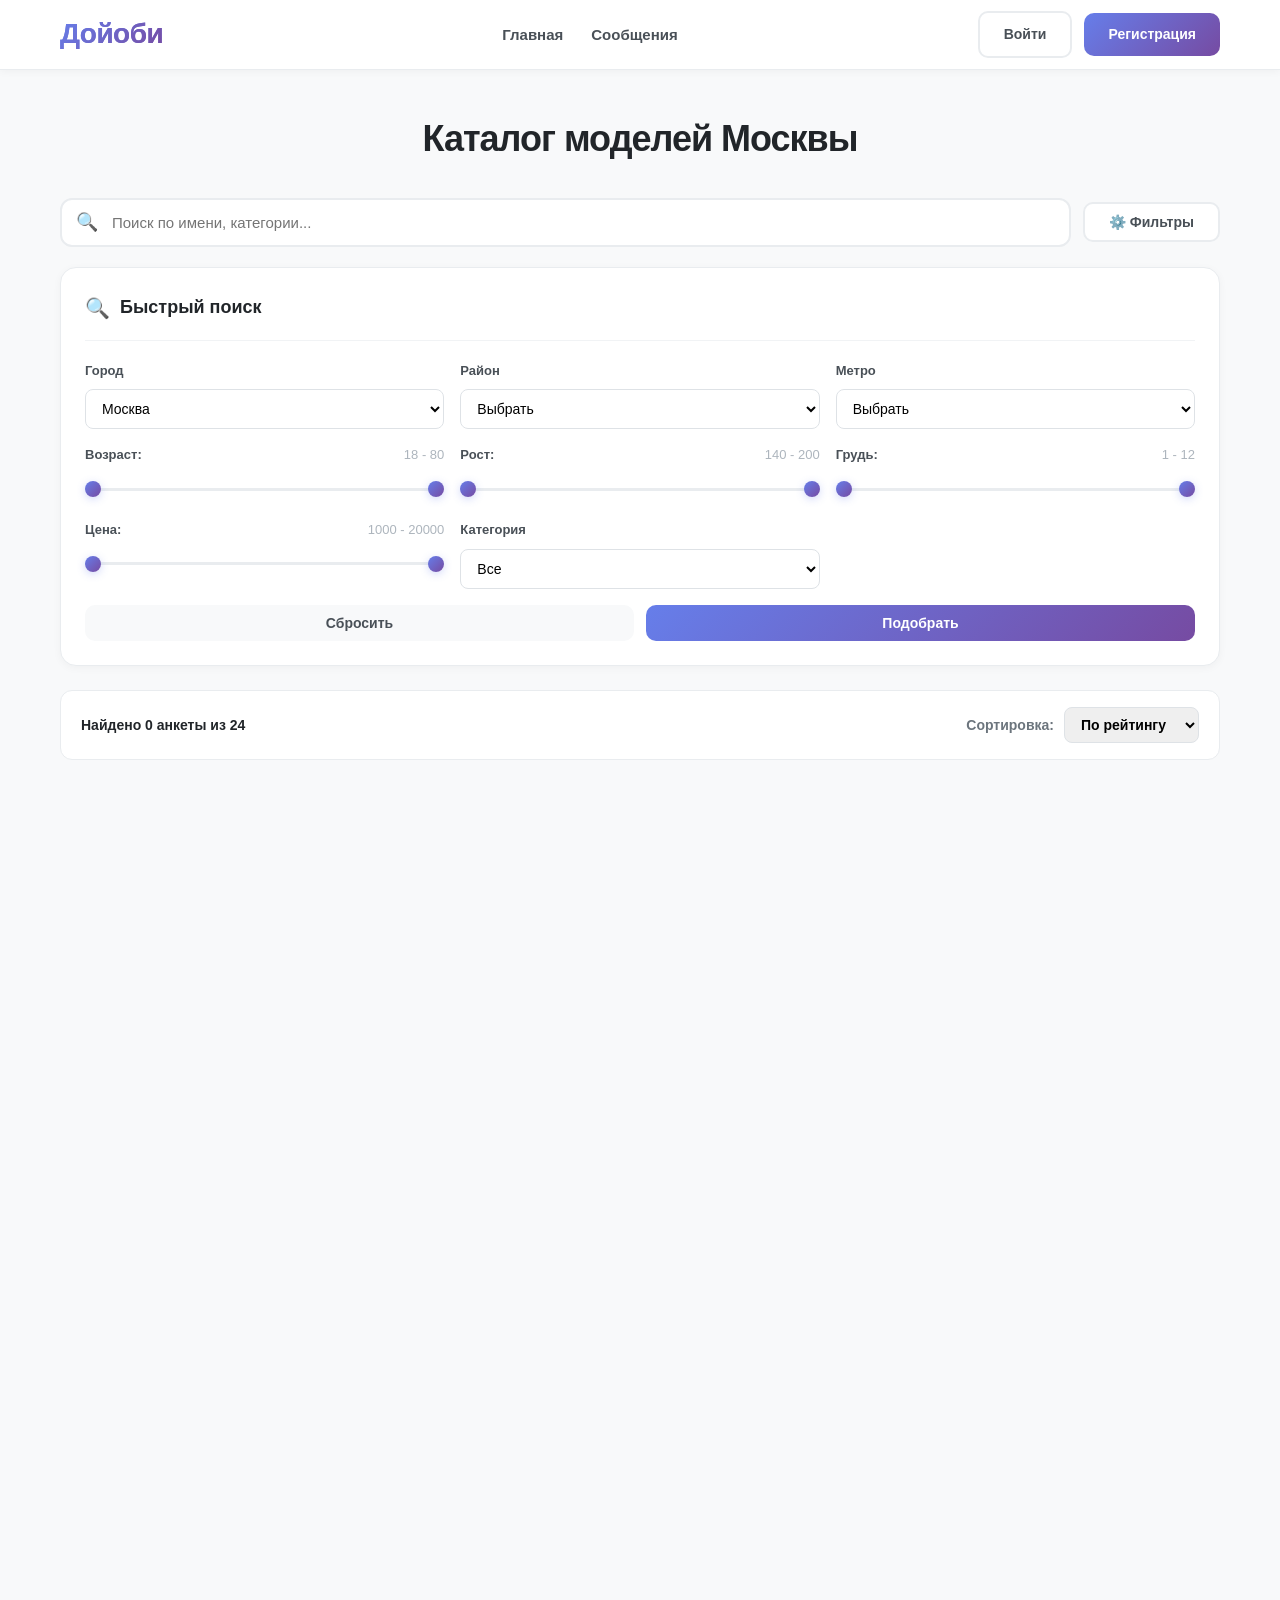
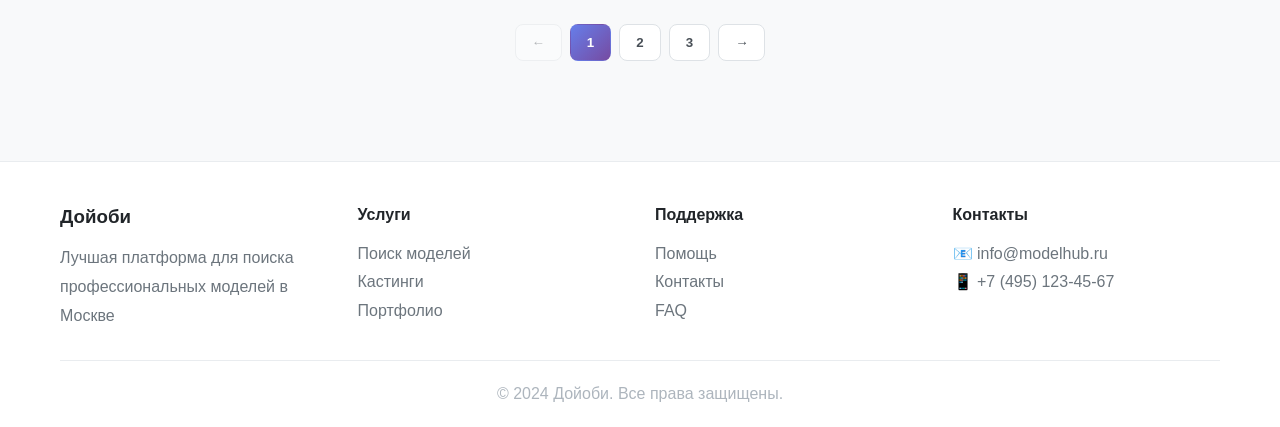
<file: profile.html>
<!DOCTYPE html>
<html lang="ru" style="overflow-y: scroll !important; height: 100%;">
<head>
    <meta charset="UTF-8">
    <meta name="viewport" content="width=device-width, initial-scale=1.0">
    <title>Профиль модели - Дойоби</title>
    <style>
        /* Критический CSS для предотвращения прыжков - ПРИМЕНЯЕТСЯ МГНОВЕННО */
        html { overflow-y: scroll !important; height: 100%; width: 100vw; overflow-x: hidden; }
        body { min-height: 100vh !important; margin: 0; padding: 0; }
        .profile-main { min-height: 100vh !important; }
        .profile-header { min-height: 350px !important; }
        .profile-content { min-height: 600px !important; }
    </style>
    <link rel="stylesheet" href="css/style.css">
    <link rel="stylesheet" href="css/profile.css">
</head>
<body style="min-height: 100vh !important;">
    <script>
        // КРИТИЧНО: Выполняется ДО отрисовки страницы
        document.documentElement.style.overflowY = 'scroll';
        document.documentElement.style.height = '100%';
        document.body.style.minHeight = '100vh';
    </script>
    <!-- Хедер -->
    <header class="header">
        <div class="container">
            <div class="logo">
                <h1><a href="index.html">Дойоби</a></h1>
            </div>
            <nav class="nav">
                <a href="index.html" class="nav-link">Главная</a>
                <a href="messages.html" class="nav-link">Сообщения</a>
            </nav>
            <div class="auth-buttons" id="authButtons">
                <!-- Контент будет загружен через inline script -->
            </div>
        </div>
    </header>
    
    <script>
        // Синхронная загрузка меню ДО отрисовки страницы
        (function() {
            const currentUserData = localStorage.getItem('currentUser');
            const authButtons = document.getElementById('authButtons');
            
            if (currentUserData) {
                try {
                    const userData = JSON.parse(currentUserData);
                    
                    // Упрощенная проверка - если есть id и email, значит авторизован
                    if (userData.id && userData.email && userData.isGuest !== true) {
                        authButtons.innerHTML = `
                            <div class="user-menu" onclick="toggleUserMenu()" style="display: flex; align-items: center; gap: 10px; cursor: pointer; position: relative; width: 100%; justify-content: flex-end;">
                                <img src="${userData.avatar}" alt="Avatar" style="width: 35px; height: 35px; border-radius: 50%; object-fit: cover; flex-shrink: 0;">
                                <span style="font-weight: 600; color: #2d3748; white-space: nowrap; overflow: hidden; text-overflow: ellipsis; max-width: 200px;">${userData.name}</span>
                                <div class="dropdown-menu" id="dropdownMenu" style="position: absolute; top: 100%; right: 0; background: white; border-radius: 10px; box-shadow: 0 4px 20px rgba(0,0,0,0.1); padding: 10px 0; min-width: 180px; display: none; z-index: 100; margin-top: 10px;">
                                    <a href="user-profile.html" style="display: block; padding: 10px 15px; color: #4a5568; text-decoration: none; transition: background 0.3s ease;" onmouseover="this.style.background='#f7fafc'; this.style.color='#667eea'" onmouseout="this.style.background=''; this.style.color='#4a5568'">Мой профиль</a>
                                    <a href="#" onclick="logout()" style="display: block; padding: 10px 15px; color: #4a5568; text-decoration: none; transition: background 0.3s ease;" onmouseover="this.style.background='#f7fafc'; this.style.color='#667eea'" onmouseout="this.style.background=''; this.style.color='#4a5568'">Выйти</a>
                                </div>
                            </div>
                        `;
                    } else {
                        authButtons.innerHTML = `
                            <a href="auth.html" class="btn btn-outline" style="flex-shrink: 0;">Войти</a>
                            <a href="auth.html?register=true" class="btn btn-primary" style="flex-shrink: 0;">Регистрация</a>
                        `;
                    }
                } catch (e) {
                    authButtons.innerHTML = `
                        <a href="auth.html" class="btn btn-outline" style="flex-shrink: 0;">Войти</a>
                        <a href="auth.html?register=true" class="btn btn-primary" style="flex-shrink: 0;">Регистрация</a>
                    `;
                }
            } else {
                authButtons.innerHTML = `
                    <a href="auth.html" class="btn btn-outline" style="flex-shrink: 0;">Войти</a>
                    <a href="auth.html?register=true" class="btn btn-primary" style="flex-shrink: 0;">Регистрация</a>
                `;
            }
        })();
    </script>

    <!-- Профиль модели -->
    <main class="profile-main">
        <div class="container">
            <!-- Шапка профиля -->
            <div class="profile-header">
                <div class="profile-avatar">
                    <img src="https://images.unsplash.com/photo-1494790108755-2616b612b786?w=400&h=400&fit=crop" alt="Анастасия" id="profileAvatar">
                    <div class="status-indicator online"></div>
                </div>
                
                <div class="profile-info">
                    <div class="profile-name-section">
                        <h1 class="profile-name" id="profileName">Анастасия</h1>
                        <div class="profile-badges">
                            <span class="badge verified">✓ Верифицирована</span>
                            <span class="badge premium">👑 Premium</span>
                        </div>
                    </div>
                    
                    <div class="profile-stats">
                        <div class="stat">
                            <span class="stat-number">156</span>
                            <span class="stat-label">фото</span>
                        </div>
                        <div class="stat">
                            <span class="stat-number">2.4к</span>
                            <span class="stat-label">подписчики</span>
                        </div>
                        <div class="stat">
                            <span class="stat-number">89</span>
                            <span class="stat-label">съемки</span>
                        </div>
                        <div class="stat">
                            <span class="stat-number">4.9</span>
                            <span class="stat-label">рейтинг</span>
                        </div>
                    </div>
                    
                    <div class="profile-description">
                        <p>Профессиональная модель 📸 Fashion & Commercial<br>
                        Москва 🏙️ Доступна для съемок<br>
                        Опыт работы: 5+ лет ✨<br>
                        📧 anastasia.model@email.com</p>
                    </div>
                    
                    <div class="profile-actions">
                        <button class="btn btn-outline btn-action" id="subscribeBtn" onclick="toggleSubscription()">
                            <span id="subscribeIcon">🔔</span>
                            <span id="subscribeText">Подписаться</span>
                        </button>
                        <button class="btn btn-outline btn-action" onclick="sendMessage()">
                            <span>✉️ Написать</span>
                        </button>
                        <button class="btn btn-primary btn-action" id="bookingBtn" onclick="openBookingModal()">
                            <span>📅 Забронировать</span>
                        </button>
                        <button class="btn btn-gradient btn-action" onclick="openDonateModal()">
                            <span>💎 Донат</span>
                        </button>
                    </div>
                </div>
            </div>

            <!-- Навигация по контенту -->
            <div class="content-nav">
                <button class="content-tab active" data-tab="posts">
                    <span class="tab-icon">📷</span>
                    <span>Посты</span>
                </button>
                <button class="content-tab" data-tab="videos">
                    <span class="tab-icon">🎥</span>
                    <span>Видео</span>
                </button>
                <button class="content-tab" data-tab="reviews">
                    <span class="tab-icon">⭐</span>
                    <span>Отзывы</span>
                </button>
                <button class="content-tab" data-tab="premium">
                    <span class="tab-icon">👑</span>
                    <span>Premium</span>
                </button>
                <button class="content-tab" data-tab="about">
                    <span class="tab-icon">ℹ️</span>
                    <span>О себе</span>
                </button>
            </div>

            <!-- Контент -->
            <div class="profile-content">
                <!-- Посты -->
                <div class="content-section active" id="posts">
                    <div class="posts-grid">
                        <!-- Посты будут добавлены через JS -->
                    </div>
                </div>

                <!-- Видео -->
                <div class="content-section" id="videos">
                    <div class="videos-grid">
                        <!-- Видео будут добавлены через JS -->
                    </div>
                </div>

                <!-- Отзывы -->
                <div class="content-section" id="reviews">
                    <div class="reviews-header">
                        <div class="reviews-summary">
                            <div class="rating-big">
                                <span class="rating-number" id="averageRating">4.9</span>
                                <div class="rating-stars">⭐⭐⭐⭐⭐</div>
                                <span class="reviews-count" id="totalReviews">127 отзывов</span>
                            </div>
                            <div class="rating-breakdown">
                                <div class="rating-bar-item">
                                    <span class="rating-label">5 ⭐</span>
                                    <div class="rating-bar">
                                        <div class="rating-bar-fill" style="width: 85%"></div>
                                    </div>
                                    <span class="rating-count">108</span>
                                </div>
                                <div class="rating-bar-item">
                                    <span class="rating-label">4 ⭐</span>
                                    <div class="rating-bar">
                                        <div class="rating-bar-fill" style="width: 10%"></div>
                                    </div>
                                    <span class="rating-count">13</span>
                                </div>
                                <div class="rating-bar-item">
                                    <span class="rating-label">3 ⭐</span>
                                    <div class="rating-bar">
                                        <div class="rating-bar-fill" style="width: 3%"></div>
                                    </div>
                                    <span class="rating-count">4</span>
                                </div>
                                <div class="rating-bar-item">
                                    <span class="rating-label">2 ⭐</span>
                                    <div class="rating-bar">
                                        <div class="rating-bar-fill" style="width: 1%"></div>
                                    </div>
                                    <span class="rating-count">1</span>
                                </div>
                                <div class="rating-bar-item">
                                    <span class="rating-label">1 ⭐</span>
                                    <div class="rating-bar">
                                        <div class="rating-bar-fill" style="width: 1%"></div>
                                    </div>
                                    <span class="rating-count">1</span>
                                </div>
                            </div>
                        </div>
                        <button class="btn btn-primary" onclick="openReviewModal()">
                            Оставить отзыв
                        </button>
                    </div>
                    
                    <div class="reviews-filters">
                        <button class="filter-btn active" data-filter="all">Все отзывы</button>
                        <button class="filter-btn" data-filter="5">5 звезд</button>
                        <button class="filter-btn" data-filter="4">4 звезды</button>
                        <button class="filter-btn" data-filter="3">3 звезды</button>
                        <button class="filter-btn" data-filter="verified">С фото</button>
                    </div>
                    
                    <div class="reviews-list" id="reviewsList">
                        <!-- Отзывы будут добавлены через JS -->
                    </div>
                </div>

                <!-- Premium контент -->
                <div class="content-section" id="premium">
                    <!-- Баннер для неподписанных (будет скрыт если есть Premium) -->
                    <div class="premium-locked-banner" id="premiumLockedBanner">
                        <div class="premium-banner-content">
                            <div class="premium-banner-icon">👑</div>
                            <h2>Premium контент</h2>
                            <p>Эксклюзивные фото и видео доступны только подписчикам</p>
                            <button class="btn btn-gradient btn-large" onclick="openPremiumModal()">
                                Подписаться за 8000 ₽/мес
                            </button>
                        </div>
                    </div>
                    
                    <!-- Заблокированный контент (превью) -->
                    <div class="premium-locked-grid" id="premiumLockedGrid">
                        <div class="locked-item">
                            <div class="locked-overlay">
                                <span class="lock-icon">🔒</span>
                            </div>
                        </div>
                        <div class="locked-item">
                            <div class="locked-overlay">
                                <span class="lock-icon">🔒</span>
                            </div>
                        </div>
                        <div class="locked-item">
                            <div class="locked-overlay">
                                <span class="lock-icon">🔒</span>
                            </div>
                        </div>
                        <div class="locked-item">
                            <div class="locked-overlay">
                                <span class="lock-icon">🔒</span>
                            </div>
                        </div>
                        <div class="locked-item">
                            <div class="locked-overlay">
                                <span class="lock-icon">🔒</span>
                            </div>
                        </div>
                        <div class="locked-item">
                            <div class="locked-overlay">
                                <span class="lock-icon">🔒</span>
                            </div>
                        </div>
                    </div>
                    
                    <!-- Разблокированный Premium контент (будет показан если есть подписка) -->
                    <div class="premium-unlocked-content" id="premiumUnlockedContent" style="display: none;">
                        <div class="premium-active-badge">
                            <span class="badge-icon">👑</span>
                            <span>Premium активен</span>
                            <span class="badge-expires" id="premiumExpiresText"></span>
                        </div>
                        
                        <div class="premium-grid" id="premiumContentGrid">
                            <!-- Premium контент будет добавлен через JS -->
                        </div>
                    </div>
                </div>

                <!-- О себе -->
                <div class="content-section" id="about">
                    <div class="about-content">
                        <div class="about-section">
                            <h3>Обо мне</h3>
                            <p>Привет! Меня зовут Анастасия, и я профессиональная модель с 5-летним опытом работы в индустрии моды. Специализируюсь на fashion и commercial съемках.</p>
                            
                            <h4>Опыт работы:</h4>
                            <ul>
                                <li>Fashion Week Moscow 2023</li>
                                <li>Рекламные кампании для ведущих брендов</li>
                                <li>Съемки для глянцевых журналов</li>
                                <li>Коммерческие проекты</li>
                            </ul>
                        </div>
                        
                        <div class="about-section">
                            <h3>Параметры</h3>
                            <div class="parameters">
                                <div class="param">
                                    <span class="param-label">Возраст:</span>
                                    <span class="param-value">24 года</span>
                                </div>
                                <div class="param">
                                    <span class="param-label">Рост:</span>
                                    <span class="param-value">175 см</span>
                                </div>
                                <div class="param">
                                    <span class="param-label">Размер:</span>
                                    <span class="param-value">42-44</span>
                                </div>
                                <div class="param">
                                    <span class="param-label">Цвет глаз:</span>
                                    <span class="param-value">Карие</span>
                                </div>
                                <div class="param">
                                    <span class="param-label">Цвет волос:</span>
                                    <span class="param-value">Темно-русый</span>
                                </div>
                            </div>
                        </div>
                        
                        <div class="about-section">
                            <h3>Услуги и цены</h3>
                            <div class="services">
                                <div class="service">
                                    <span class="service-name">Fashion съемка</span>
                                    <span class="service-price">8000 ₽/час</span>
                                </div>
                                <div class="service">
                                    <span class="service-name">Commercial съемка</span>
                                    <span class="service-price">10000 ₽/час</span>
                                </div>
                                <div class="service">
                                    <span class="service-name">Подиумный показ</span>
                                    <span class="service-price">15000 ₽/показ</span>
                                </div>
                                <div class="service">
                                    <span class="service-name">Фотосессия (2 часа)</span>
                                    <span class="service-price">14000 ₽</span>
                                </div>
                            </div>
                        </div>
                    </div>
                </div>
            </div>
        </div>
    </main>

    <!-- Модальное окно для просмотра фото -->
    <div class="modal" id="photoModal">
        <div class="modal-content modal-photo-content">
            <button class="modal-close" onclick="closeModal()">&times;</button>
            
            <div class="modal-photo-container">
                <!-- Левая часть - изображение -->
                <div class="modal-image-section">
                    <img src="" alt="" id="modalImage">
                    <div class="modal-nav">
                        <button class="modal-nav-btn" id="prevBtn" onclick="prevImage()">‹</button>
                        <button class="modal-nav-btn" id="nextBtn" onclick="nextImage()">›</button>
                    </div>
                </div>
                
                <!-- Правая часть - информация, лайки и комментарии -->
                <div class="modal-info-section">
                    <!-- Шапка с информацией о модели -->
                    <div class="modal-header-info">
                        <img src="" alt="" class="modal-user-avatar" id="modalUserAvatar">
                        <div class="modal-user-details">
                            <h4 id="modalUserName">Анастасия</h4>
                            <span class="modal-post-time" id="modalPostTime">2 часа назад</span>
                        </div>
                    </div>
                    
                    <!-- Описание поста -->
                    <div class="modal-post-description">
                        <p id="modalPostDescription">Новая фотосессия для модного журнала 📸✨</p>
                    </div>
                    
                    <!-- Лайки и действия -->
                    <div class="modal-actions">
                        <button class="action-btn like-btn" onclick="toggleLike()" id="likeBtn">
                            <span class="action-icon">♡</span>
                            <span class="action-count" id="likeCount">234</span>
                        </button>
                        <button class="action-btn comment-btn" onclick="focusCommentInput()">
                            <span class="action-icon">💬</span>
                            <span class="action-count" id="commentCount">12</span>
                        </button>
                    </div>
                    
                    <!-- Список комментариев -->
                    <div class="modal-comments" id="modalComments">
                        <!-- Комментарии будут добавлены через JS -->
                    </div>
                    
                    <!-- Форма добавления комментария -->
                    <div class="modal-comment-form">
                        <input type="text" 
                               placeholder="Добавьте комментарий..." 
                               id="commentInput"
                               onkeypress="handleCommentKeyPress(event)">
                        <button class="btn btn-primary btn-small" onclick="addComment()">
                            Отправить
                        </button>
                    </div>
                </div>
            </div>
        </div>
    </div>

    <!-- Модальное окно для видео -->
    <div class="modal" id="videoModal">
        <div class="modal-content modal-video-content">
            <button class="modal-close" onclick="closeVideoModal()">&times;</button>
            
            <div class="modal-video-container">
                <!-- Левая часть - видео -->
                <div class="modal-video-section">
                    <video id="modalVideo" controls autoplay>
                        <source src="" type="video/mp4">
                        Ваш браузер не поддерживает видео.
                    </video>
                </div>
                
                <!-- Правая часть - информация, лайки и комментарии -->
                <div class="modal-info-section">
                    <!-- Шапка с информацией о модели -->
                    <div class="modal-header-info">
                        <img src="" alt="" class="modal-user-avatar" id="modalVideoUserAvatar">
                        <div class="modal-user-details">
                            <h4 id="modalVideoUserName">Анастасия</h4>
                            <span class="modal-post-time" id="modalVideoPostTime">2 часа назад</span>
                        </div>
                    </div>
                    
                    <!-- Описание видео -->
                    <div class="modal-post-description">
                        <h3 id="modalVideoTitle">Название видео</h3>
                        <p id="modalVideoDescription">Описание видео</p>
                        <div class="video-stats-info">
                            <span id="modalVideoViews">1,234 просмотров</span>
                            <span>•</span>
                            <span id="modalVideoDate">2 часа назад</span>
                        </div>
                    </div>
                    
                    <!-- Лайки и действия -->
                    <div class="modal-actions">
                        <button class="action-btn like-btn" onclick="toggleVideoLike()" id="videoLikeBtn">
                            <span class="action-icon">♡</span>
                            <span class="action-count" id="videoLikeCount">234</span>
                        </button>
                        <button class="action-btn comment-btn" onclick="focusVideoCommentInput()">
                            <span class="action-icon">💬</span>
                            <span class="action-count" id="videoCommentCount">12</span>
                        </button>
                    </div>
                    
                    <!-- Список комментариев -->
                    <div class="modal-comments" id="modalVideoComments">
                        <!-- Комментарии будут добавлены через JS -->
                    </div>
                    
                    <!-- Форма добавления комментария -->
                    <div class="modal-comment-form">
                        <input type="text" 
                               placeholder="Добавьте комментарий..." 
                               id="videoCommentInput"
                               onkeypress="handleVideoCommentKeyPress(event)">
                        <button class="btn btn-primary btn-small" onclick="addVideoComment()">
                            Отправить
                        </button>
                    </div>
                </div>
            </div>
        </div>
    </div>

    <!-- Модальное окно для отзыва -->
    <div class="modal" id="reviewModal">
        <div class="modal-content modal-review-content">
            <button class="modal-close" onclick="closeReviewModal()">&times;</button>
            <h2>Оставить отзыв</h2>
            
            <div class="review-form">
                <div class="form-group">
                    <label>Ваша оценка</label>
                    <div class="star-rating" id="starRating">
                        <span class="star" data-rating="1">☆</span>
                        <span class="star" data-rating="2">☆</span>
                        <span class="star" data-rating="3">☆</span>
                        <span class="star" data-rating="4">☆</span>
                        <span class="star" data-rating="5">☆</span>
                    </div>
                </div>
                
                <div class="form-group">
                    <label>Ваш отзыв</label>
                    <textarea id="reviewText" 
                              placeholder="Расскажите о вашем опыте работы с моделью..." 
                              rows="5"></textarea>
                </div>
                
                <div class="form-group">
                    <label>Добавить фото (необязательно)</label>
                    <input type="file" id="reviewPhoto" accept="image/*" multiple>
                </div>
                
                <button class="btn btn-primary btn-large" onclick="submitReview()">
                    Опубликовать отзыв
                </button>
            </div>
        </div>
    </div>

    <!-- Модальное окно для донатов и подарков -->
    <div class="modal" id="donateModal" onclick="closeModalOnOverlay(event, 'donateModal')">
        <div class="modal-content modal-donate-content" onclick="event.stopPropagation()">
            <button class="modal-close" onclick="closeDonateModal()">✕</button>
            <h2>💎 Поддержать модель</h2>
            
            <div class="donate-tabs">
                <button class="donate-tab active" data-tab="donate" onclick="switchDonateTab('donate')">
                    💰 Донат
                </button>
                <button class="donate-tab" data-tab="gifts" onclick="switchDonateTab('gifts')">
                    🎁 Подарки
                </button>
                <button class="donate-tab" data-tab="paid-message" onclick="switchDonateTab('paid-message')">
                    ✉️ Платное сообщение
                </button>
            </div>
            
            <!-- Донат -->
            <div class="donate-section active" id="donate-section">
                <p class="donate-description">Отправьте донат модели и ваше сообщение будет выделено</p>
                
                <div class="amount-buttons">
                    <button class="amount-btn" onclick="selectAmount(100)">100 ₽</button>
                    <button class="amount-btn" onclick="selectAmount(500)">500 ₽</button>
                    <button class="amount-btn" onclick="selectAmount(1000)">1000 ₽</button>
                    <button class="amount-btn" onclick="selectAmount(2000)">2000 ₽</button>
                    <button class="amount-btn" onclick="selectAmount(5000)">5000 ₽</button>
                    <button class="amount-btn" onclick="selectAmount(10000)">10000 ₽</button>
                </div>
                
                <div class="form-group">
                    <label>Или введите свою сумму</label>
                    <input type="number" id="customAmount" placeholder="Введите сумму в рублях" min="50">
                </div>
                
                <div class="form-group">
                    <label>Сообщение (необязательно)</label>
                    <textarea id="donateMessage" placeholder="Напишите сообщение для модели..." rows="3"></textarea>
                </div>
                
                <div class="commission-info">
                    <span>Комиссия платформы: 15%</span>
                    <span id="modelReceives">Модель получит: 0 ₽</span>
                </div>
                
                <button class="btn btn-gradient btn-large" onclick="sendDonate()">
                    Отправить донат
                </button>
            </div>
            
            <!-- Подарки -->
            <div class="donate-section" id="gifts-section">
                <p class="donate-description">Отправьте виртуальный подарок модели</p>
                
                <div class="gifts-grid">
                    <div class="gift-item" onclick="selectGift(1, 50)">
                        <div class="gift-icon">🌹</div>
                        <div class="gift-name">Роза</div>
                        <div class="gift-price">50 ₽</div>
                    </div>
                    <div class="gift-item" onclick="selectGift(2, 100)">
                        <div class="gift-icon">💐</div>
                        <div class="gift-name">Букет</div>
                        <div class="gift-price">100 ₽</div>
                    </div>
                    <div class="gift-item" onclick="selectGift(3, 200)">
                        <div class="gift-icon">🍫</div>
                        <div class="gift-name">Конфеты</div>
                        <div class="gift-price">200 ₽</div>
                    </div>
                    <div class="gift-item" onclick="selectGift(4, 300)">
                        <div class="gift-icon">🍾</div>
                        <div class="gift-name">Шампанское</div>
                        <div class="gift-price">300 ₽</div>
                    </div>
                    <div class="gift-item" onclick="selectGift(5, 500)">
                        <div class="gift-icon">💎</div>
                        <div class="gift-name">Бриллиант</div>
                        <div class="gift-price">500 ₽</div>
                    </div>
                    <div class="gift-item" onclick="selectGift(6, 1000)">
                        <div class="gift-icon">👑</div>
                        <div class="gift-name">Корона</div>
                        <div class="gift-price">1000 ₽</div>
                    </div>
                    <div class="gift-item" onclick="selectGift(7, 2000)">
                        <div class="gift-icon">🚗</div>
                        <div class="gift-name">Автомобиль</div>
                        <div class="gift-price">2000 ₽</div>
                    </div>
                    <div class="gift-item" onclick="selectGift(8, 5000)">
                        <div class="gift-icon">🏝️</div>
                        <div class="gift-name">Остров</div>
                        <div class="gift-price">5000 ₽</div>
                    </div>
                </div>
                
                <div class="selected-gift" id="selectedGift" style="display: none;">
                    <p>Выбран подарок: <span id="selectedGiftName"></span></p>
                    <p>Стоимость: <span id="selectedGiftPrice"></span> ₽</p>
                </div>
                
                <button class="btn btn-gradient btn-large" onclick="sendGift()" id="sendGiftBtn" disabled>
                    Отправить подарок
                </button>
            </div>
            
            <!-- Платное сообщение -->
            <div class="donate-section" id="paid-message-section">
                <p class="donate-description">Ваше сообщение будет приоритетным и гарантированно прочитано</p>
                
                <div class="paid-message-options">
                    <div class="paid-option" onclick="selectPaidOption('priority', 200)">
                        <div class="option-icon">⭐</div>
                        <div class="option-name">Приоритетное</div>
                        <div class="option-description">Ваше сообщение будет выделено</div>
                        <div class="option-price">200 ₽</div>
                    </div>
                    <div class="paid-option" onclick="selectPaidOption('vip', 500)">
                        <div class="option-icon">👑</div>
                        <div class="option-name">VIP сообщение</div>
                        <div class="option-description">Гарантированный ответ в течение часа</div>
                        <div class="option-price">500 ₽</div>
                    </div>
                    <div class="paid-option" onclick="selectPaidOption('exclusive', 1000)">
                        <div class="option-icon">💎</div>
                        <div class="option-name">Эксклюзивное</div>
                        <div class="option-description">Личное видео-сообщение в ответ</div>
                        <div class="option-price">1000 ₽</div>
                    </div>
                </div>
                
                <div class="form-group">
                    <label>Ваше сообщение</label>
                    <textarea id="paidMessageText" placeholder="Напишите ваше сообщение..." rows="4"></textarea>
                </div>
                
                <div class="selected-option" id="selectedOption" style="display: none;">
                    <p>Выбран тариф: <span id="selectedOptionName"></span></p>
                    <p>Стоимость: <span id="selectedOptionPrice"></span> ₽</p>
                </div>
                
                <button class="btn btn-gradient btn-large" onclick="sendPaidMessage()" id="sendPaidMessageBtn" disabled>
                    Отправить сообщение
                </button>
            </div>
        </div>
    </div>

    <!-- Модальное окно Premium подписки -->
    <div class="modal" id="premiumModal" onclick="closeModalOnOverlay(event, 'premiumModal')">
        <div class="modal-content modal-donate-content" onclick="event.stopPropagation()">
            <button class="modal-close" onclick="closePremiumModal()">✕</button>
            <h2 style="text-align: center; margin-bottom: 10px;">👑 Premium подписка</h2>
            <p style="text-align: center; color: #718096; margin-bottom: 30px;">Получите эксклюзивный доступ к контенту модели</p>
            
            <div class="premium-benefits">
                <div class="benefit-item">
                    <span class="benefit-icon">✨</span>
                    <div>
                        <h4>Эксклюзивный контент</h4>
                        <p>Доступ к закрытым фото и видео</p>
                    </div>
                </div>
                <div class="benefit-item">
                    <span class="benefit-icon">💬</span>
                    <div>
                        <h4>Приоритет в сообщениях</h4>
                        <p>Ваши сообщения всегда на первом месте</p>
                    </div>
                </div>
                <div class="benefit-item">
                    <span class="benefit-icon">🎁</span>
                    <div>
                        <h4>Специальные бонусы</h4>
                        <p>Скидки на услуги и подарки</p>
                    </div>
                </div>
                <div class="benefit-item">
                    <span class="benefit-icon">👑</span>
                    <div>
                        <h4>VIP статус</h4>
                        <p>Значок Premium в профиле</p>
                    </div>
                </div>
            </div>
            
            <div class="premium-plans">
                <div class="premium-plan" onclick="selectPremiumPlan('month', 8000)">
                    <div class="plan-header">
                        <h3>1 месяц</h3>
                        <div class="plan-price">8 000 ₽</div>
                    </div>
                    <p class="plan-description">Попробуйте Premium</p>
                </div>
                
                <div class="premium-plan premium-plan-popular" onclick="selectPremiumPlan('3months', 21000)">
                    <div class="plan-badge">Популярно</div>
                    <div class="plan-header">
                        <h3>3 месяца</h3>
                        <div class="plan-price">21 000 ₽</div>
                        <div class="plan-save">Экономия 3 000 ₽</div>
                    </div>
                    <p class="plan-description">7 000 ₽/месяц</p>
                </div>
                
                <div class="premium-plan" onclick="selectPremiumPlan('year', 72000)">
                    <div class="plan-header">
                        <h3>12 месяцев</h3>
                        <div class="plan-price">72 000 ₽</div>
                        <div class="plan-save">Экономия 24 000 ₽</div>
                    </div>
                    <p class="plan-description">6 000 ₽/месяц</p>
                </div>
            </div>
            
            <div class="selected-premium-plan" id="selectedPremiumPlan" style="display: none;">
                <p>Выбран тариф: <span id="selectedPremiumPlanName"></span></p>
                <p>Стоимость: <span id="selectedPremiumPlanPrice"></span> ₽</p>
            </div>
            
            <button class="btn btn-gradient btn-large" onclick="purchasePremium()" id="purchasePremiumBtn" disabled>
                Оформить Premium подписку
            </button>
        </div>
    </div>

    <!-- Модальное окно бронирования -->
    <div class="modal" id="bookingModal" onclick="closeModalOnOverlay(event, 'bookingModal')">
        <div class="modal-content modal-donate-content" onclick="event.stopPropagation()">
            <button class="modal-close" onclick="closeBookingModal()">✕</button>
            <h2 style="text-align: center; margin-bottom: 10px;">📅 Забронировать встречу</h2>
            <p style="text-align: center; color: #718096; margin-bottom: 30px;">Выберите дату, время и длительность встречи</p>
            
            <div class="booking-form">
                <!-- Выбор даты -->
                <div class="form-group">
                    <label style="display: block; font-weight: 600; color: #2d3748; margin-bottom: 10px; font-size: 15px;">
                        📆 Дата встречи
                    </label>
                    <input type="date" 
                           id="bookingDate" 
                           class="booking-input"
                           min=""
                           onchange="updateBookingSummary()"
                           style="width: 100%; padding: 12px 15px; border: 2px solid #e2e8f0; border-radius: 10px; font-size: 15px; font-family: inherit;">
                </div>
                
                <!-- Выбор времени -->
                <div class="form-group">
                    <label style="display: block; font-weight: 600; color: #2d3748; margin-bottom: 10px; font-size: 15px;">
                        🕐 Время начала
                    </label>
                    <select id="bookingTime" 
                            class="booking-input"
                            onchange="updateBookingSummary()"
                            style="width: 100%; padding: 12px 15px; border: 2px solid #e2e8f0; border-radius: 10px; font-size: 15px; font-family: inherit;">
                        <option value="">Выберите время</option>
                        <option value="09:00">09:00</option>
                        <option value="10:00">10:00</option>
                        <option value="11:00">11:00</option>
                        <option value="12:00">12:00</option>
                        <option value="13:00">13:00</option>
                        <option value="14:00">14:00</option>
                        <option value="15:00">15:00</option>
                        <option value="16:00">16:00</option>
                        <option value="17:00">17:00</option>
                        <option value="18:00">18:00</option>
                        <option value="19:00">19:00</option>
                        <option value="20:00">20:00</option>
                        <option value="21:00">21:00</option>
                        <option value="22:00">22:00</option>
                    </select>
                </div>
                
                <!-- Выбор длительности -->
                <div class="form-group">
                    <label style="display: block; font-weight: 600; color: #2d3748; margin-bottom: 10px; font-size: 15px;">
                        ⏱️ Длительность
                    </label>
                    <div class="duration-buttons">
                        <button class="duration-btn" onclick="selectDuration(1, 8000)">
                            <div class="duration-hours">1 час</div>
                            <div class="duration-price">8 000 ₽</div>
                        </button>
                        <button class="duration-btn" onclick="selectDuration(2, 15000)">
                            <div class="duration-hours">2 часа</div>
                            <div class="duration-price">15 000 ₽</div>
                            <div class="duration-save">-1 000 ₽</div>
                        </button>
                        <button class="duration-btn" onclick="selectDuration(3, 21000)">
                            <div class="duration-hours">3 часа</div>
                            <div class="duration-price">21 000 ₽</div>
                            <div class="duration-save">-3 000 ₽</div>
                        </button>
                        <button class="duration-btn" onclick="selectDuration(4, 28000)">
                            <div class="duration-hours">4 часа</div>
                            <div class="duration-price">28 000 ₽</div>
                            <div class="duration-save">-4 000 ₽</div>
                        </button>
                    </div>
                </div>
                
                <!-- Комментарий -->
                <div class="form-group">
                    <label style="display: block; font-weight: 600; color: #2d3748; margin-bottom: 10px; font-size: 15px;">
                        💬 Комментарий (необязательно)
                    </label>
                    <textarea id="bookingComment" 
                              placeholder="Опишите детали встречи, пожелания..."
                              style="width: 100%; padding: 12px 15px; border: 2px solid #e2e8f0; border-radius: 10px; font-size: 15px; font-family: inherit; min-height: 80px; resize: vertical;"></textarea>
                </div>
                
                <!-- Итоговая информация -->
                <div class="booking-summary" id="bookingSummary" style="display: none;">
                    <h3 style="font-size: 16px; font-weight: 700; color: #2d3748; margin-bottom: 15px;">📋 Детали бронирования</h3>
                    <div style="background: #f7fafc; padding: 20px; border-radius: 15px; margin-bottom: 20px;">
                        <div style="display: flex; justify-content: space-between; margin-bottom: 10px;">
                            <span style="color: #718096;">Дата:</span>
                            <span style="font-weight: 600; color: #2d3748;" id="summaryDate">-</span>
                        </div>
                        <div style="display: flex; justify-content: space-between; margin-bottom: 10px;">
                            <span style="color: #718096;">Время:</span>
                            <span style="font-weight: 600; color: #2d3748;" id="summaryTime">-</span>
                        </div>
                        <div style="display: flex; justify-content: space-between; margin-bottom: 10px;">
                            <span style="color: #718096;">Длительность:</span>
                            <span style="font-weight: 600; color: #2d3748;" id="summaryDuration">-</span>
                        </div>
                        <div style="border-top: 2px solid #e2e8f0; margin: 15px 0; padding-top: 15px;">
                            <div style="display: flex; justify-content: space-between; align-items: center;">
                                <span style="font-size: 18px; font-weight: 700; color: #2d3748;">Итого:</span>
                                <span style="font-size: 24px; font-weight: 800; background: linear-gradient(135deg, #667eea 0%, #764ba2 100%); -webkit-background-clip: text; -webkit-text-fill-color: transparent;" id="summaryPrice">0 ₽</span>
                            </div>
                        </div>
                    </div>
                    <p style="font-size: 13px; color: #718096; text-align: center; margin-bottom: 20px;">
                        ℹ️ Модель получит уведомление о вашем запросе на бронирование
                    </p>
                </div>
                
                <button class="btn btn-gradient btn-large" onclick="confirmBooking()" id="confirmBookingBtn" disabled>
                    Отправить запрос на бронирование
                </button>
            </div>
        </div>
    </div>

    <script src="js/database.js"></script>
    <script src="js/app.js"></script>
    <script src="js/profile.js"></script>
    <script>
        // Проверка авторизации при загрузке страницы
        document.addEventListener('DOMContentLoaded', function() {
            const currentUser = localStorage.getItem('currentUser');
            const authButtons = document.getElementById('authButtons');
            
            if (currentUser) {
                const userData = JSON.parse(currentUser);
                if (userData.isLoggedIn && !userData.isGuest) {
                    // Пользователь авторизован - показываем профиль
                    authButtons.innerHTML = `
                        <div class="user-menu" onclick="toggleUserMenu()">
                            <img src="${userData.avatar}" alt="Avatar" class="user-avatar" style="width: 35px; height: 35px; border-radius: 50%; object-fit: cover;">
                            <span class="user-name" style="font-weight: 600; color: #2d3748; margin: 0 10px;">${userData.name}</span>
                            <div class="dropdown-menu" id="dropdownMenu" style="position: absolute; top: 100%; right: 0; background: white; border-radius: 10px; box-shadow: 0 4px 20px rgba(0,0,0,0.1); padding: 10px 0; min-width: 180px; display: none; z-index: 100;">
                                <a href="user-profile.html" style="display: block; padding: 10px 15px; color: #4a5568; text-decoration: none; transition: background 0.3s ease;" onmouseover="this.style.background='#f7fafc'; this.style.color='#667eea'" onmouseout="this.style.background=''; this.style.color='#4a5568'">Мой профиль</a>
                                <a href="#" onclick="logout()" style="display: block; padding: 10px 15px; color: #4a5568; text-decoration: none; transition: background 0.3s ease;" onmouseover="this.style.background='#f7fafc'; this.style.color='#667eea'" onmouseout="this.style.background=''; this.style.color='#4a5568'">Выйти</a>
                            </div>
                        </div>
                    `;
                    
                    // Добавляем стили для пользовательского меню
                    authButtons.style.position = 'relative';
                }
            }
        });
        
        // Переключение пользовательского меню
        function toggleUserMenu() {
            const dropdown = document.getElementById('dropdownMenu');
            if (dropdown) {
                dropdown.style.display = dropdown.style.display === 'block' ? 'none' : 'block';
            }
        }
        
        // Закрытие меню при клике вне его
        document.addEventListener('click', function(e) {
            const userMenu = document.querySelector('.user-menu');
            const dropdown = document.getElementById('dropdownMenu');
            
            if (userMenu && dropdown && !userMenu.contains(e.target)) {
                dropdown.style.display = 'none';
            }
        });
        
        // Выход из аккаунта
        function logout() {
            localStorage.removeItem('currentUser');
            localStorage.removeItem('rememberUser');
            location.reload();
        }
        
        // Предотвращаем прыжки скролла при перезагрузке
        if ('scrollRestoration' in history) {
            history.scrollRestoration = 'manual';
        }
        window.addEventListener('beforeunload', function() {
            window.scrollTo(0, 0);
        });
    </script>
</body>
</html>
</file>
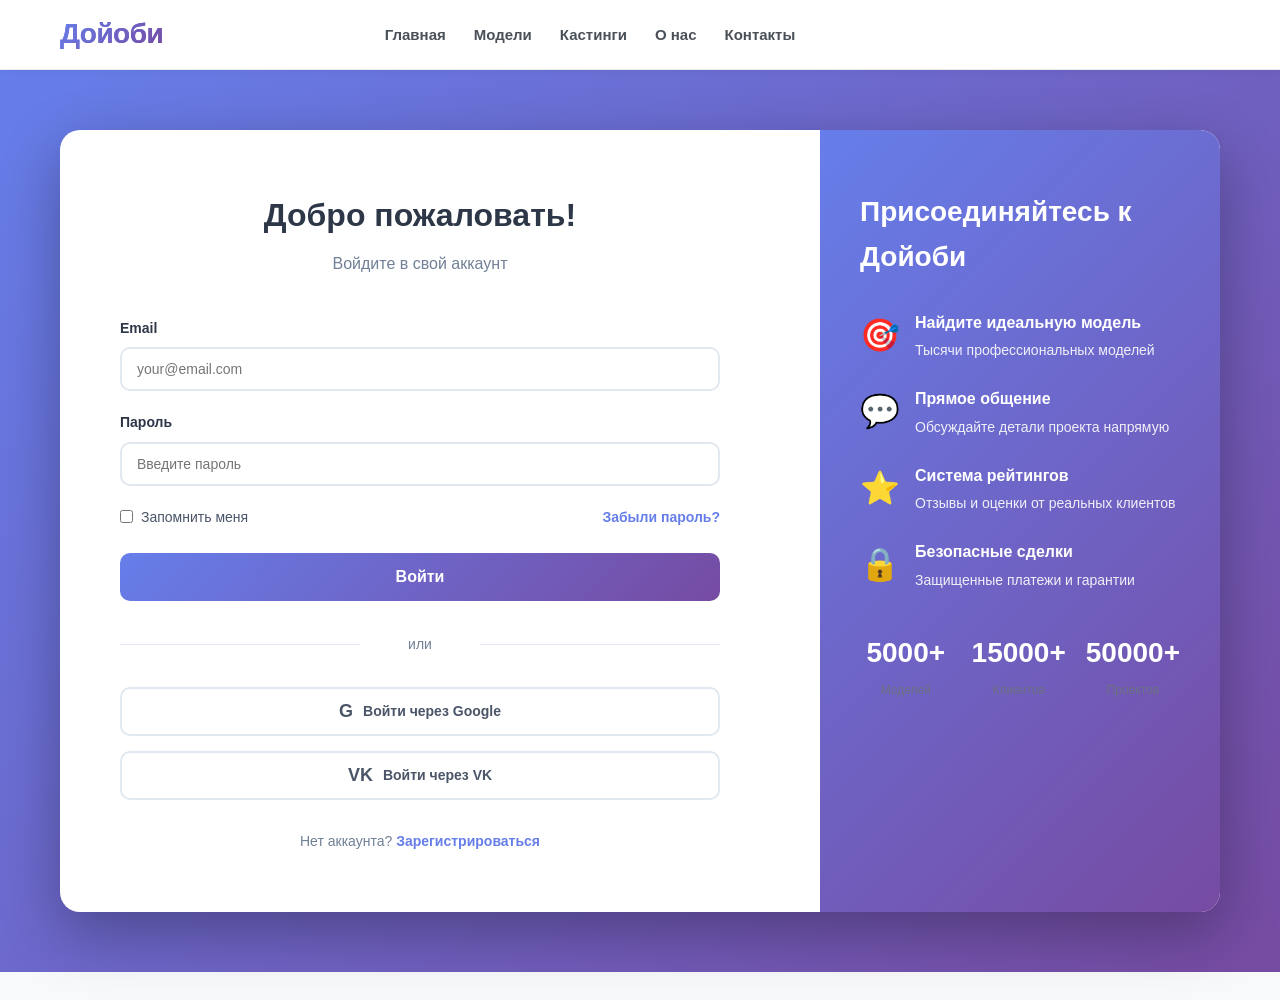
<file: user-profile.html>
<!DOCTYPE html>
<html lang="ru" style="overflow-y: scroll !important; height: 100%;">
<head>
    <meta charset="UTF-8">
    <meta name="viewport" content="width=device-width, initial-scale=1.0">
    <title>Мой профиль - Дойоби</title>
    <style>
        /* Критический CSS для предотвращения прыжков - ПРИМЕНЯЕТСЯ МГНОВЕННО */
        html { overflow-y: scroll !important; height: 100%; width: 100vw; overflow-x: hidden; }
        body { min-height: 100vh !important; margin: 0; padding: 0; }
        .profile-main { min-height: 100vh !important; }
        .profile-header { min-height: 300px !important; }
    </style>
    <link rel="stylesheet" href="css/style.css">
    <link rel="stylesheet" href="css/user-profile.css">
</head>
<body style="min-height: 100vh !important;">
    <script>
        // КРИТИЧНО: Выполняется ДО отрисовки страницы
        document.documentElement.style.overflowY = 'scroll';
        document.documentElement.style.height = '100%';
        document.body.style.minHeight = '100vh';
    </script>
    <!-- Хедер -->
    <header class="header">
        <div class="container">
            <div class="logo">
                <h1><a href="index.html">Дойоби</a></h1>
            </div>
            <nav class="nav">
                <a href="index.html" class="nav-link">Главная</a>
                <a href="messages.html" class="nav-link">Сообщения</a>
            </nav>
            <div class="auth-buttons" id="authButtons">
                <!-- Контент будет загружен через inline script -->
            </div>
        </div>
    </header>
    
    <script>
        // Синхронная загрузка меню ДО отрисовки страницы
        (function() {
            const currentUserData = localStorage.getItem('currentUser');
            const authButtons = document.getElementById('authButtons');
            
            if (currentUserData) {
                try {
                    const userData = JSON.parse(currentUserData);
                    
                    // Упрощенная проверка - если есть id и email, значит авторизован
                    if (userData.id && userData.email && userData.isGuest !== true) {
                        authButtons.innerHTML = `
                            <div class="user-menu" onclick="toggleUserMenu()" style="display: flex; align-items: center; gap: 10px; cursor: pointer; position: relative; width: 100%; justify-content: flex-end;">
                                <img src="${userData.avatar}" alt="Avatar" style="width: 35px; height: 35px; border-radius: 50%; object-fit: cover; flex-shrink: 0;">
                                <span style="font-weight: 600; color: #2d3748; white-space: nowrap; overflow: hidden; text-overflow: ellipsis; max-width: 200px;">${userData.name}</span>
                                <div class="dropdown-menu" id="dropdownMenu" style="position: absolute; top: 100%; right: 0; background: white; border-radius: 10px; box-shadow: 0 4px 20px rgba(0,0,0,0.1); padding: 10px 0; min-width: 180px; display: none; z-index: 100; margin-top: 10px;">
                                    <a href="user-profile.html" style="display: block; padding: 10px 15px; color: #4a5568; text-decoration: none; transition: background 0.3s ease;" onmouseover="this.style.background='#f7fafc'; this.style.color='#667eea'" onmouseout="this.style.background=''; this.style.color='#4a5568'">Мой профиль</a>
                                    <a href="#" onclick="logout()" style="display: block; padding: 10px 15px; color: #4a5568; text-decoration: none; transition: background 0.3s ease;" onmouseover="this.style.background='#f7fafc'; this.style.color='#667eea'" onmouseout="this.style.background=''; this.style.color='#4a5568'">Выйти</a>
                                </div>
                            </div>
                        `;
                    } else {
                        authButtons.innerHTML = `
                            <a href="auth.html" class="btn btn-outline" style="flex-shrink: 0;">Войти</a>
                            <a href="auth.html?register=true" class="btn btn-primary" style="flex-shrink: 0;">Регистрация</a>
                        `;
                    }
                } catch (e) {
                    authButtons.innerHTML = `
                        <a href="auth.html" class="btn btn-outline" style="flex-shrink: 0;">Войти</a>
                        <a href="auth.html?register=true" class="btn btn-primary" style="flex-shrink: 0;">Регистрация</a>
                    `;
                }
            } else {
                authButtons.innerHTML = `
                    <a href="auth.html" class="btn btn-outline" style="flex-shrink: 0;">Войти</a>
                    <a href="auth.html?register=true" class="btn btn-primary" style="flex-shrink: 0;">Регистрация</a>
                `;
            }
        })();
    </script>

    <!-- Профиль пользователя -->
    <main class="profile-main">
        <div class="container">
            <!-- Шапка профиля -->
            <div class="profile-header">
                <div class="profile-avatar">
                    <img src="" alt="Avatar" id="userAvatar" style="width: 150px; height: 150px; border-radius: 50%; object-fit: cover;">
                    <input type="file" id="avatarInput" accept="image/*" style="display: none;" onchange="handleAvatarUpload(event)">
                    <button class="change-avatar-btn" onclick="document.getElementById('avatarInput').click()">📷</button>
                </div>
                
                <div class="profile-info">
                    <div class="profile-name-section">
                        <h1 class="profile-name" id="userName"></h1>
                        <div class="profile-badges">
                            <span class="badge" id="userTypeBadge"></span>
                        </div>
                    </div>
                    
                    <script>
                        // Синхронная загрузка данных профиля ДО отрисовки
                        (function() {
                            const currentUser = localStorage.getItem('currentUser');
                            if (currentUser) {
                                const userData = JSON.parse(currentUser);
                                
                                // Синхронизируем с users
                                const users = JSON.parse(localStorage.getItem('users') || '[]');
                                const fullUser = users.find(u => u.id === userData.id);
                                const user = fullUser || userData;
                                
                                // Устанавливаем аватарку
                                document.getElementById('userAvatar').src = user.avatar;
                                
                                // Устанавливаем имя
                                document.getElementById('userName').textContent = user.name;
                                
                                // Устанавливаем тип пользователя
                                const userTypeMap = {
                                    'client': 'Клиент',
                                    'model': 'Модель',
                                    'photographer': 'Фотограф'
                                };
                                document.getElementById('userTypeBadge').textContent = userTypeMap[user.userType] || 'Клиент';
                                
                                // Устанавливаем био
                                if (user.userType === 'model') {
                                    document.getElementById('userBio').textContent = 'Профессиональная модель 📸 Fashion & Commercial | Москва 🏙️ | Доступна для съемок ✨';
                                    // Устанавливаем тестовое количество подписчиков
                                    document.getElementById('followersCount').textContent = '2.4к';
                                } else {
                                    document.getElementById('userBio').textContent = user.email || 'Расскажите о себе...';
                                }
                            }
                        })();
                    </script>
                    
                    <div class="profile-stats">
                        <div class="stat">
                            <span class="stat-number" id="postsCount">0</span>
                            <span class="stat-label">постов</span>
                        </div>
                        <div class="stat">
                            <span class="stat-number" id="followersCount">0</span>
                            <span class="stat-label">подписчиков</span>
                        </div>
                        <div class="stat">
                            <span class="stat-number" id="likesCount">0</span>
                            <span class="stat-label">лайков</span>
                        </div>
                        <div class="stat">
                            <span class="stat-number" id="memberSince">2024</span>
                            <span class="stat-label">с нами</span>
                        </div>
                    </div>
                    
                    <div class="profile-description">
                        <p id="userBio">Расскажите о себе...</p>
                    </div>
                    
                    <div class="profile-actions">
                        <button class="btn btn-primary btn-large" onclick="editProfile()">
                            Редактировать профиль
                        </button>
                        <button class="btn btn-gradient btn-large" id="dashboardBtn" onclick="window.location.href='model-dashboard.html'" style="display:none;">
                            📊 Панель управления
                        </button>
                        <button class="btn btn-outline btn-large" onclick="uploadPost()">
                            ➕ Создать пост
                        </button>
                    </div>
                    
                    <script>
                        // Показываем кнопку панели управления для моделей
                        (function() {
                            const currentUser = localStorage.getItem('currentUser');
                            if (currentUser) {
                                const userData = JSON.parse(currentUser);
                                const users = JSON.parse(localStorage.getItem('users') || '[]');
                                const fullUser = users.find(u => u.id === userData.id);
                                const user = fullUser || userData;
                                
                                if (user.userType === 'model') {
                                    document.getElementById('dashboardBtn').style.display = 'inline-block';
                                }
                            }
                        })();
                    </script>
                </div>
            </div>

            <!-- Навигация по контенту -->
            <div class="content-nav">
                <button class="content-tab active" data-tab="posts">
                    <span class="tab-icon">📷</span>
                    <span>Посты</span>
                </button>
                <button class="content-tab" data-tab="videos">
                    <span class="tab-icon">🎥</span>
                    <span>Видео</span>
                </button>
                <button class="content-tab" data-tab="saved">
                    <span class="tab-icon">🔖</span>
                    <span>Сохраненное</span>
                </button>
                <button class="content-tab" data-tab="tagged">
                    <span class="tab-icon">👤</span>
                    <span>Отметки</span>
                </button>
                <button class="content-tab" data-tab="settings">
                    <span class="tab-icon">⚙️</span>
                    <span>Настройки</span>
                </button>
            </div>

            <!-- Контент -->
            <div class="profile-content">
                <!-- Посты (галерея) -->
                <div class="content-section active" id="posts">
                    <div class="posts-grid" id="postsGrid">
                        <div class="empty-state">
                            <div class="empty-icon">📷</div>
                            <h3>Нет постов</h3>
                            <p>Загрузите свои фото и видео, чтобы они отображались здесь</p>
                            <button class="btn btn-primary" onclick="uploadPost()">Загрузить пост</button>
                        </div>
                    </div>
                </div>

                <!-- Видео -->
                <div class="content-section" id="videos">
                    <div class="videos-grid" id="videosGrid">
                        <div class="empty-state">
                            <div class="empty-icon">🎥</div>
                            <h3>Нет видео</h3>
                            <p>Загрузите видео, чтобы они отображались здесь</p>
                            <button class="btn btn-primary" onclick="uploadVideo()">Загрузить видео</button>
                        </div>
                    </div>
                </div>

                <!-- Сохраненное -->
                <div class="content-section" id="saved">
                    <div class="saved-grid" id="savedGrid">
                        <div class="empty-state">
                            <div class="empty-icon">🔖</div>
                            <h3>Нет сохраненных постов</h3>
                            <p>Сохраняйте понравившиеся посты, чтобы быстро находить их</p>
                        </div>
                    </div>
                </div>

                <!-- Отметки -->
                <div class="content-section" id="tagged">
                    <div class="tagged-grid" id="taggedGrid">
                        <div class="empty-state">
                            <div class="empty-icon">👤</div>
                            <h3>Нет отметок</h3>
                            <p>Здесь будут посты, где вас отметили</p>
                        </div>
                    </div>
                </div>

                <!-- Настройки -->
                <div class="content-section" id="settings">
                    <h2>Настройки профиля</h2>
                    
                    <div class="settings-form">
                        <div class="form-group">
                            <label>Имя</label>
                            <input type="text" id="settingsFirstName" placeholder="Введите имя">
                        </div>
                        
                        <div class="form-group">
                            <label>Фамилия</label>
                            <input type="text" id="settingsLastName" placeholder="Введите фамилию">
                        </div>
                        
                        <div class="form-group">
                            <label>Email</label>
                            <input type="email" id="settingsEmail" placeholder="email@example.com" disabled>
                        </div>
                        
                        <div class="form-group">
                            <label>Тип аккаунта</label>
                            <select id="settingsUserType" disabled>
                                <option value="client">Клиент</option>
                                <option value="model">Модель</option>
                                <option value="photographer">Фотограф</option>
                            </select>
                        </div>
                        
                        <button class="btn btn-primary btn-large" onclick="saveSettings()">
                            Сохранить изменения
                        </button>
                        
                        <hr style="margin: 30px 0; border: none; border-top: 1px solid #e2e8f0;">
                        
                        <h3 style="margin-bottom: 20px;">Изменить пароль</h3>
                        
                        <div class="form-group">
                            <label>Текущий пароль</label>
                            <input type="password" id="currentPassword" placeholder="Введите текущий пароль">
                        </div>
                        
                        <div class="form-group">
                            <label>Новый пароль</label>
                            <input type="password" id="newPassword" placeholder="Введите новый пароль">
                        </div>
                        
                        <div class="form-group">
                            <label>Подтвердите новый пароль</label>
                            <input type="password" id="confirmNewPassword" placeholder="Подтвердите новый пароль">
                        </div>
                        
                        <button class="btn btn-outline btn-large" onclick="changePassword()">
                            Изменить пароль
                        </button>
                    </div>
                </div>
            </div>
        </div>
    </main>

    <!-- Модальное окно для предпросмотра аватара -->
    <div class="modal" id="avatarPreviewModal" style="display: none;">
        <div class="modal-content" style="max-width: 500px; background: white; border-radius: 20px; padding: 30px;">
            <button class="modal-close" onclick="closeAvatarPreview()">&times;</button>
            <h2 style="text-align: center; margin-bottom: 20px; color: #2d3748;">Предпросмотр аватара</h2>
            
            <div style="text-align: center; margin-bottom: 20px;">
                <img id="avatarPreview" src="" alt="Preview" style="width: 200px; height: 200px; border-radius: 50%; object-fit: cover; border: 4px solid #667eea;">
            </div>
            
            <div style="display: flex; gap: 10px;">
                <button class="btn btn-outline btn-large" onclick="closeAvatarPreview()" style="flex: 1;">
                    Отмена
                </button>
                <button class="btn btn-primary btn-large" onclick="confirmAvatarUpload()" style="flex: 1;">
                    Сохранить
                </button>
            </div>
        </div>
    </div>

    <!-- Модальное окно для загрузки поста -->
    <div class="modal" id="uploadPostModal" style="display: none;">
        <div class="modal-content" style="max-width: 600px; background: white; border-radius: 20px; padding: 30px;">
            <button class="modal-close" onclick="closeUploadPostModal()">&times;</button>
            <h2 style="text-align: center; margin-bottom: 20px; color: #2d3748;">Создать пост</h2>
            
            <div class="form-group">
                <label>Загрузить фото/видео</label>
                <input type="file" id="postFileInput" accept="image/*,video/*" multiple style="margin-bottom: 15px;">
            </div>
            
            <div class="form-group">
                <label>Описание</label>
                <textarea id="postDescription" placeholder="Добавьте описание..." rows="4" style="width: 100%; padding: 10px; border: 1px solid #e2e8f0; border-radius: 10px; font-family: inherit;"></textarea>
            </div>
            
            <div class="form-group">
                <label>
                    <input type="checkbox" id="postIsPremium">
                    <span style="margin-left: 8px;">Сделать Premium контентом</span>
                </label>
            </div>
            
            <div style="display: flex; gap: 10px; margin-top: 20px;">
                <button class="btn btn-outline btn-large" onclick="closeUploadPostModal()" style="flex: 1;">
                    Отмена
                </button>
                <button class="btn btn-primary btn-large" onclick="publishPost()" style="flex: 1;">
                    Опубликовать
                </button>
            </div>
        </div>
    </div>

    <script src="js/app.js"></script>
    <script src="js/user-profile.js"></script>
    <script>
        // Предотвращаем прыжки скролла при перезагрузке
        if ('scrollRestoration' in history) {
            history.scrollRestoration = 'manual';
        }
        window.addEventListener('beforeunload', function() {
            window.scrollTo(0, 0);
        });
    </script>
</body>
</html>
</file>
<file: css/common.css>
/* Общие критические стили для всех страниц */

/* Фиксация скроллбара */
html {
    overflow-y: scroll !important;
    height: 100%;
    width: 100vw;
    overflow-x: hidden;
}

body {
    font-family: -apple-system, BlinkMacSystemFont, 'Segoe UI', Roboto, sans-serif;
    background: #f8f9fa;
    color: #212529;
    line-height: 1.6;
    min-height: 100vh !important;
    margin: 0;
    padding: 0;
    width: 100%;
    position: relative;
}

/* Общие стили для main контейнеров */
.main,
.profile-main,
.messages-main,
.dashboard-main {
    padding: 40px 0;
    min-height: 100vh;
}

/* Контейнер */
.container {
    max-width: 1200px;
    margin: 0 auto;
    padding: 0 20px;
    width: 100%;
}

/* Хедер */
.header {
    background: #ffffff;
    padding: 0;
    position: sticky;
    top: 0;
    z-index: 100;
    border-bottom: 1px solid #e9ecef;
    box-shadow: 0 2px 8px rgba(0,0,0,0.04);
    height: 70px;
    display: flex;
    align-items: center;
    width: 100%;
}

.header .container {
    display: grid;
    grid-template-columns: 200px 1fr 300px;
    align-items: center;
    gap: 20px;
    height: 70px;
    max-width: 1200px;
    margin: 0 auto;
    padding: 0 20px;
}

.logo {
    justify-self: start;
    width: 200px;
}

.logo h1 {
    font-size: 28px;
    font-weight: 800;
    background: linear-gradient(135deg, #667eea 0%, #764ba2 100%);
    -webkit-background-clip: text;
    background-clip: text;
    -webkit-text-fill-color: transparent;
    letter-spacing: -0.5px;
    margin: 0;
}

.logo a {
    text-decoration: none;
    background: linear-gradient(135deg, #667eea 0%, #764ba2 100%);
    -webkit-background-clip: text;
    background-clip: text;
    -webkit-text-fill-color: transparent;
}

.nav {
    display: flex;
    gap: 28px;
    justify-self: center;
}

.nav-link {
    color: #495057;
    text-decoration: none;
    font-weight: 600;
    font-size: 15px;
    transition: color 0.2s;
}

.nav-link:hover {
    color: #667eea;
}

.auth-buttons {
    display: flex;
    gap: 12px;
    justify-self: end;
    width: 300px;
    min-width: 300px;
    max-width: 300px;
    justify-content: flex-end;
    align-items: center;
}

/* Кнопки */
.btn {
    padding: 10px 24px;
    border: none;
    border-radius: 10px;
    font-weight: 600;
    font-size: 14px;
    cursor: pointer;
    transition: all 0.2s;
    text-decoration: none;
    display: inline-block;
}

.btn-primary {
    background: linear-gradient(135deg, #667eea 0%, #764ba2 100%);
    color: white;
}

.btn-primary:hover {
    transform: translateY(-2px);
    box-shadow: 0 4px 12px rgba(102, 126, 234, 0.4);
}

.btn-outline {
    background: white;
    border: 2px solid #e9ecef;
    color: #495057;
}

.btn-outline:hover {
    border-color: #667eea;
    color: #667eea;
}

.btn-small {
    padding: 8px 16px;
    font-size: 13px;
}

/* Скроллбары */
::-webkit-scrollbar {
    width: 10px;
}

::-webkit-scrollbar-track {
    background: #f8f9fa;
}

::-webkit-scrollbar-thumb {
    background: linear-gradient(180deg, #667eea, #764ba2);
    border-radius: 10px;
}

::-webkit-scrollbar-thumb:hover {
    background: linear-gradient(180deg, #764ba2, #667eea);
}
</file>
<file: css/style.css>
/* Современный сексуальный дизайн */

* {
    margin: 0;
    padding: 0;
    box-sizing: border-box;
}

html {
    overflow-y: scroll !important; /* ВСЕГДА показывать вертикальный скроллбар */
    width: 100vw;
    overflow-x: hidden;
    height: 100%;
}

body {
    font-family: -apple-system, BlinkMacSystemFont, 'Segoe UI', Roboto, sans-serif;
    background: #f8f9fa;
    color: #212529;
    line-height: 1.6;
    min-height: 100%;
    height: auto;
    margin: 0;
    padding: 0;
    width: 100%;
    position: relative;
}

/* Фиксируем минимальную высоту чтобы не было растягивания */
body::before {
    content: '';
    display: block;
    height: calc(100vh + 100px);
    width: 1px;
    position: absolute;
    top: 0;
    left: 0;
    visibility: hidden;
    pointer-events: none;
}

.container {
    max-width: 1200px;
    margin: 0 auto;
    padding: 0 20px;
    width: 100%;
}

/* Хедер */
.header {
    background: #ffffff;
    padding: 0;
    position: sticky;
    top: 0;
    z-index: 100;
    border-bottom: 1px solid #e9ecef;
    box-shadow: 0 2px 8px rgba(0,0,0,0.04);
    height: 70px; /* Фиксированная высота */
    display: flex;
    align-items: center;
    width: 100%;
}

.header .container {
    display: grid;
    grid-template-columns: 200px 1fr 300px;
    align-items: center;
    gap: 20px;
    height: 70px;
    max-width: 1200px;
    margin: 0 auto;
    padding: 0 20px;
}

.logo {
    justify-self: start;
    width: 200px;
}

.nav {
    display: flex;
    gap: 28px;
    justify-self: center;
}

.auth-buttons {
    display: flex;
    gap: 12px;
    justify-self: end;
    width: 300px;
    min-width: 300px;
    max-width: 300px;
    justify-content: flex-end;
    align-items: center;
}

.logo h1 {
    font-size: 28px;
    font-weight: 800;
    background: linear-gradient(135deg, #667eea 0%, #764ba2 100%);
    -webkit-background-clip: text;
    background-clip: text;
    -webkit-text-fill-color: transparent;
    letter-spacing: -0.5px;
}

.logo a {
    text-decoration: none;
    background: linear-gradient(135deg, #667eea 0%, #764ba2 100%);
    -webkit-background-clip: text;
    background-clip: text;
    -webkit-text-fill-color: transparent;
}

.nav {
    display: flex;
    gap: 28px;
}

.nav-link {
    color: #495057;
    text-decoration: none;
    font-weight: 600;
    font-size: 15px;
    transition: color 0.2s;
}

.nav-link:hover {
    color: #667eea;
}

.auth-buttons {
    display: flex;
    gap: 12px;
}

.btn {
    padding: 10px 24px;
    border: none;
    border-radius: 10px;
    font-weight: 600;
    font-size: 14px;
    cursor: pointer;
    transition: all 0.2s;
    text-decoration: none;
    display: inline-block;
}

.btn-primary {
    background: linear-gradient(135deg, #667eea 0%, #764ba2 100%);
    color: white;
}

.btn-primary:hover {
    transform: translateY(-2px);
    box-shadow: 0 4px 12px rgba(102, 126, 234, 0.4);
}

.btn-outline {
    background: white;
    border: 2px solid #e9ecef;
    color: #495057;
}

.btn-outline:hover {
    border-color: #667eea;
    color: #667eea;
}

.btn-secondary {
    background: #f8f9fa;
    color: #495057;
}

.btn-secondary:hover {
    background: #e9ecef;
}

.btn-small {
    padding: 8px 16px;
    font-size: 13px;
}

/* Главная */
.main {
    padding: 40px 0;
    min-height: 100vh;
}

/* КРИТИЧНО: Резервируем место для контента */
.models-grid {
    min-height: 800px; /* Резервируем место для карточек моделей */
}

.page-title {
    font-size: 36px;
    font-weight: 800;
    text-align: center;
    margin-bottom: 30px;
    color: #212529;
    letter-spacing: -1px;
}

/* Поиск */
.search-bar {
    display: flex;
    gap: 12px;
    margin-bottom: 20px;
    align-items: center;
    flex-wrap: wrap;
}

.search-input-wrapper {
    flex: 1;
    min-width: 250px;
    position: relative;
    display: flex;
    align-items: center;
}

.search-icon {
    position: absolute;
    left: 16px;
    font-size: 18px;
    color: #6c757d;
}

.search-input {
    width: 100%;
    padding: 14px 50px 14px 50px;
    border: 2px solid #e9ecef;
    border-radius: 12px;
    font-size: 15px;
    transition: all 0.2s;
    background: white;
}

.search-input:focus {
    outline: none;
    border-color: #667eea;
    box-shadow: 0 0 0 4px rgba(102, 126, 234, 0.1);
}

.clear-search {
    position: absolute;
    right: 16px;
    background: none;
    border: none;
    color: #6c757d;
    font-size: 18px;
    cursor: pointer;
    padding: 4px 8px;
    border-radius: 50%;
    transition: all 0.2s;
}

.clear-search:hover {
    background: #f8f9fa;
    color: #212529;
}

/* Фильтры */
.filters {
    background: white;
    padding: 24px;
    border-radius: 16px;
    margin-bottom: 24px;
    border: 1px solid #e9ecef;
    box-shadow: 0 2px 8px rgba(0,0,0,0.04);
    transition: all 0.3s ease;
    max-height: 1000px;
    overflow: hidden;
}

.filters.filters-hidden {
    max-height: 0;
    padding: 0 24px;
    margin-bottom: 0;
    opacity: 0;
    border: none;
}

.filter-header {
    display: flex;
    align-items: center;
    gap: 10px;
    margin-bottom: 20px;
    padding-bottom: 16px;
    border-bottom: 1px solid #f1f3f5;
}

.filter-icon {
    font-size: 20px;
}

.filter-header h3 {
    font-size: 18px;
    font-weight: 700;
    color: #212529;
}

.filters-grid {
    display: grid;
    grid-template-columns: repeat(3, 1fr);
    gap: 16px;
    margin-bottom: 16px;
}

.filter-group label {
    display: flex;
    justify-content: space-between;
    margin-bottom: 8px;
    font-weight: 600;
    font-size: 13px;
    color: #495057;
}

.filter-group label span {
    color: #adb5bd;
    font-weight: 500;
}

.filter-select {
    width: 100%;
    padding: 10px 12px;
    border: 1px solid #dee2e6;
    border-radius: 8px;
    font-size: 14px;
    background: white;
    transition: border-color 0.2s;
}

.filter-select:focus {
    outline: none;
    border-color: #667eea;
}

/* Слайдеры */
.range-slider {
    position: relative;
    height: 30px;
    display: flex;
    align-items: center;
}

.range-input {
    position: absolute;
    width: 100%;
    height: 3px;
    background: transparent;
    pointer-events: none;
    -webkit-appearance: none;
}

.range-input::-webkit-slider-thumb {
    -webkit-appearance: none;
    width: 16px;
    height: 16px;
    border-radius: 50%;
    background: linear-gradient(135deg, #667eea 0%, #764ba2 100%);
    cursor: pointer;
    pointer-events: all;
    box-shadow: 0 2px 8px rgba(102, 126, 234, 0.3);
}

.range-input::-webkit-slider-thumb:hover {
    transform: scale(1.2);
}

.range-input::-moz-range-thumb {
    width: 16px;
    height: 16px;
    border-radius: 50%;
    background: linear-gradient(135deg, #667eea 0%, #764ba2 100%);
    cursor: pointer;
    pointer-events: all;
    border: none;
}

.range-slider::before {
    content: '';
    position: absolute;
    height: 3px;
    width: 100%;
    background: #e9ecef;
    border-radius: 2px;
}

.range-slider::after {
    content: '';
    position: absolute;
    height: 3px;
    background: linear-gradient(90deg, #667eea, #764ba2);
    border-radius: 2px;
}

.filter-actions {
    display: flex;
    gap: 12px;
}

.filter-actions .btn {
    flex: 1;
}

/* Результаты */
.results-header {
    display: flex;
    justify-content: space-between;
    align-items: center;
    margin-bottom: 24px;
    padding: 16px 20px;
    background: white;
    border-radius: 12px;
    border: 1px solid #e9ecef;
}

.results-count {
    font-weight: 600;
    font-size: 14px;
}

.sort-options {
    display: flex;
    align-items: center;
    gap: 10px;
}

.sort-options label {
    font-weight: 600;
    font-size: 14px;
    color: #6c757d;
}

.sort-options select {
    padding: 8px 12px;
    border: 1px solid #dee2e6;
    border-radius: 8px;
    font-weight: 600;
    font-size: 14px;
}

/* Сетка моделей */
.models-grid {
    display: grid;
    grid-template-columns: repeat(auto-fill, minmax(300px, 1fr));
    gap: 24px;
    margin-bottom: 40px;
}

.model-card {
    background: white;
    border-radius: 16px;
    overflow: hidden;
    cursor: pointer;
    transition: all 0.3s;
    border: 1px solid #e9ecef;
    box-shadow: 0 2px 8px rgba(0,0,0,0.04);
}

.model-card:hover {
    transform: translateY(-4px);
    box-shadow: 0 8px 24px rgba(102, 126, 234, 0.15);
    border-color: #667eea;
}

.model-image {
    position: relative;
    height: 380px;
    overflow: hidden;
    background: #f8f9fa;
}

.model-image img {
    width: 100%;
    height: 100%;
    object-fit: cover;
    transition: transform 0.3s;
}

.model-card:hover .model-image img {
    transform: scale(1.05);
}

.model-status {
    position: absolute;
    top: 12px;
    right: 12px;
    padding: 6px 12px;
    border-radius: 20px;
    font-size: 11px;
    font-weight: 700;
    text-transform: uppercase;
    backdrop-filter: blur(10px);
}

.status-online {
    background: rgba(16, 185, 129, 0.9);
    color: white;
}

.status-offline {
    background: rgba(107, 114, 128, 0.9);
    color: white;
}

.model-badges {
    position: absolute;
    top: 12px;
    left: 12px;
    display: flex;
    flex-direction: column;
    gap: 6px;
}

.badge-new,
.badge-top {
    padding: 6px 12px;
    border-radius: 20px;
    font-size: 11px;
    font-weight: 700;
    text-transform: uppercase;
    backdrop-filter: blur(10px);
}

.badge-new {
    background: rgba(239, 68, 68, 0.9);
    color: white;
}

.badge-top {
    background: rgba(251, 191, 36, 0.9);
    color: #1f2937;
}

.model-info {
    padding: 16px;
}

.model-name {
    font-size: 18px;
    font-weight: 700;
    color: #212529;
    margin-bottom: 4px;
}

.model-age {
    color: #6c757d;
    font-size: 14px;
    margin-bottom: 8px;
}

.model-category {
    display: inline-block;
    padding: 5px 12px;
    background: linear-gradient(135deg, #667eea 0%, #764ba2 100%);
    color: white;
    border-radius: 6px;
    font-size: 11px;
    font-weight: 600;
    text-transform: uppercase;
    margin-bottom: 12px;
}

.model-views {
    display: flex;
    align-items: center;
    justify-content: center;
    gap: 6px;
    font-size: 13px;
    color: #6c757d;
    margin-bottom: 12px;
}

.model-stats {
    display: flex;
    justify-content: space-around;
    padding: 12px 0;
    border-top: 1px solid #f1f3f5;
    border-bottom: 1px solid #f1f3f5;
    margin-bottom: 12px;
}

.stat-value {
    display: block;
    font-size: 16px;
    font-weight: 700;
    color: #212529;
}

.stat-label {
    font-size: 12px;
    color: #6c757d;
}

.model-price {
    font-size: 22px;
    font-weight: 700;
    background: linear-gradient(135deg, #667eea 0%, #764ba2 100%);
    -webkit-background-clip: text;
    -webkit-text-fill-color: transparent;
    text-align: center;
    margin-bottom: 12px;
}

.model-actions {
    display: flex;
    gap: 8px;
}

.model-actions .btn {
    flex: 1;
}

.favorite-btn {
    position: relative;
    transition: all 0.2s;
}

.favorite-btn.active {
    color: #ef4444 !important;
}

.favorite-btn:hover {
    transform: scale(1.1);
}

/* Quick Preview */
.quick-preview {
    position: fixed;
    top: 50%;
    left: 50%;
    transform: translate(-50%, -50%) scale(0.9);
    background: white;
    border-radius: 20px;
    padding: 0;
    width: 500px;
    max-width: 90%;
    box-shadow: 0 20px 60px rgba(0,0,0,0.3);
    z-index: 1000;
    opacity: 0;
    pointer-events: none;
    transition: all 0.3s ease;
}

.quick-preview.active {
    opacity: 1;
    transform: translate(-50%, -50%) scale(1);
    pointer-events: all;
}

.quick-preview-overlay {
    position: fixed;
    top: 0;
    left: 0;
    width: 100%;
    height: 100%;
    background: rgba(0,0,0,0.5);
    z-index: 999;
    opacity: 0;
    pointer-events: none;
    transition: opacity 0.3s ease;
}

.quick-preview-overlay.active {
    opacity: 1;
    pointer-events: all;
}

.quick-preview-header {
    position: relative;
    height: 250px;
    border-radius: 20px 20px 0 0;
    overflow: hidden;
}

.quick-preview-header img {
    width: 100%;
    height: 100%;
    object-fit: cover;
}

.quick-preview-close {
    position: absolute;
    top: 15px;
    right: 15px;
    background: rgba(0,0,0,0.6);
    color: white;
    border: none;
    border-radius: 50%;
    width: 35px;
    height: 35px;
    cursor: pointer;
    font-size: 20px;
    display: flex;
    align-items: center;
    justify-content: center;
    transition: all 0.2s;
}

.quick-preview-close:hover {
    background: rgba(0,0,0,0.8);
    transform: rotate(90deg);
}

.quick-preview-body {
    padding: 25px;
}

.quick-preview-title {
    font-size: 22px;
    font-weight: 700;
    margin-bottom: 8px;
    color: #212529;
}

.quick-preview-stats {
    display: flex;
    justify-content: space-around;
    margin: 20px 0;
    padding: 15px 0;
    border-top: 1px solid #f1f3f5;
    border-bottom: 1px solid #f1f3f5;
}

.quick-preview-price {
    font-size: 24px;
    font-weight: 700;
    background: linear-gradient(135deg, #667eea 0%, #764ba2 100%);
    -webkit-background-clip: text;
    background-clip: text;
    -webkit-text-fill-color: transparent;
    text-align: center;
    margin: 15px 0;
}

.quick-preview-actions {
    display: flex;
    gap: 10px;
}

/* Notification Badge */
.notification-badge {
    position: fixed;
    top: 80px;
    right: 20px;
    background: linear-gradient(135deg, #667eea 0%, #764ba2 100%);
    color: white;
    padding: 15px 20px;
    border-radius: 12px;
    box-shadow: 0 4px 20px rgba(102, 126, 234, 0.4);
    z-index: 1000;
    transform: translateX(400px);
    transition: transform 0.3s ease;
    max-width: 300px;
}

.notification-badge.show {
    transform: translateX(0);
}

.notification-badge-header {
    display: flex;
    align-items: center;
    gap: 10px;
    margin-bottom: 8px;
    font-weight: 700;
}

.notification-badge-body {
    font-size: 14px;
    line-height: 1.5;
}

.notification-close {
    position: absolute;
    top: 10px;
    right: 10px;
    background: none;
    border: none;
    color: white;
    cursor: pointer;
    font-size: 18px;
    opacity: 0.8;
    transition: opacity 0.2s;
}

.notification-close:hover {
    opacity: 1;
}

/* Tooltips */
[data-tooltip] {
    position: relative;
}

[data-tooltip]:hover::after {
    content: attr(data-tooltip);
    position: absolute;
    bottom: 100%;
    left: 50%;
    transform: translateX(-50%);
    padding: 6px 12px;
    background: rgba(0,0,0,0.9);
    color: white;
    font-size: 12px;
    white-space: nowrap;
    border-radius: 6px;
    margin-bottom: 8px;
    z-index: 1000;
    pointer-events: none;
}

[data-tooltip]:hover::before {
    content: '';
    position: absolute;
    bottom: 100%;
    left: 50%;
    transform: translateX(-50%);
    border: 5px solid transparent;
    border-top-color: rgba(0,0,0,0.9);
    margin-bottom: 3px;
    z-index: 1000;
    pointer-events: none;
}

/* Анимация загрузки */
@keyframes fadeInUp {
    from {
        opacity: 0;
        transform: translateY(30px);
    }
    to {
        opacity: 1;
        transform: translateY(0);
    }
}

.model-card {
    animation: fadeInUp 0.6s ease forwards;
}

/* Пульсация для онлайн статуса */
@keyframes pulse {
    0%, 100% {
        opacity: 1;
    }
    50% {
        opacity: 0.7;
    }
}

.status-online {
    animation: pulse 2s ease-in-out infinite;
}

/* Пагинация */
.pagination {
    display: flex;
    justify-content: center;
    gap: 8px;
    margin-top: 40px;
}

.page-btn {
    padding: 10px 16px;
    border: 1px solid #dee2e6;
    background: white;
    color: #495057;
    border-radius: 8px;
    cursor: pointer;
    font-weight: 600;
    transition: all 0.2s;
}

.page-btn:hover:not(:disabled) {
    background: linear-gradient(135deg, #667eea 0%, #764ba2 100%);
    color: white;
    border-color: transparent;
}

.page-btn.active {
    background: linear-gradient(135deg, #667eea 0%, #764ba2 100%);
    color: white;
    border-color: transparent;
}

.page-btn:disabled {
    opacity: 0.4;
    cursor: not-allowed;
}

/* Футер */
.footer {
    background: white;
    border-top: 1px solid #e9ecef;
    padding: 40px 0 20px;
    margin-top: 60px;
}

.footer-content {
    display: grid;
    grid-template-columns: repeat(auto-fit, minmax(250px, 1fr));
    gap: 30px;
    margin-bottom: 30px;
}

.footer-section h3,
.footer-section h4 {
    color: #212529;
    margin-bottom: 12px;
}

.footer-section p,
.footer-section li {
    color: #6c757d;
    line-height: 1.8;
}

.footer-section ul {
    list-style: none;
}

.footer-section a {
    color: #6c757d;
    text-decoration: none;
    transition: color 0.2s;
}

.footer-section a:hover {
    color: #667eea;
}

.footer-bottom {
    text-align: center;
    padding-top: 20px;
    border-top: 1px solid #e9ecef;
    color: #adb5bd;
}

/* Кнопка наверх */
.scroll-to-top {
    position: fixed;
    bottom: 30px;
    right: 30px;
    width: 50px;
    height: 50px;
    background: linear-gradient(135deg, #667eea 0%, #764ba2 100%);
    color: white;
    border: none;
    border-radius: 50%;
    cursor: pointer;
    display: flex;
    align-items: center;
    justify-content: center;
    font-size: 24px;
    box-shadow: 0 4px 12px rgba(102, 126, 234, 0.4);
    opacity: 0;
    visibility: hidden;
    transition: all 0.3s;
    z-index: 999;
}

.scroll-to-top.visible {
    opacity: 1;
    visibility: visible;
}

.scroll-to-top:hover {
    transform: translateY(-4px);
    box-shadow: 0 6px 20px rgba(102, 126, 234, 0.5);
}

/* Скроллбары */
::-webkit-scrollbar {
    width: 10px;
}

::-webkit-scrollbar-track {
    background: #f8f9fa;
}

::-webkit-scrollbar-thumb {
    background: linear-gradient(180deg, #667eea, #764ba2);
    border-radius: 10px;
}

::-webkit-scrollbar-thumb:hover {
    background: linear-gradient(180deg, #764ba2, #667eea);
}

/* Адаптивность */
@media (max-width: 968px) {
    .filters-grid {
        grid-template-columns: repeat(2, 1fr);
    }
}

@media (max-width: 768px) {
    .header .container {
        flex-direction: column;
        gap: 15px;
    }

    .nav {
        flex-wrap: wrap;
        justify-content: center;
    }

    .page-title {
        font-size: 28px;
    }

    .models-grid {
        grid-template-columns: 1fr;
        gap: 16px;
    }

    .filters-grid {
        grid-template-columns: 1fr;
    }

    .filter-actions {
        flex-direction: column;
    }
}


/* Баннер топ донатеров */
.top-donors-banner {
    background: linear-gradient(135deg, #ffd700 0%, #ffb347 100%);
    border-radius: 16px;
    padding: 25px;
    margin-bottom: 24px;
    box-shadow: 0 4px 15px rgba(255, 215, 0, 0.3);
}

.banner-content {
    display: flex;
    align-items: center;
    gap: 20px;
}

.banner-icon {
    font-size: 48px;
}

.banner-text {
    flex: 1;
}

.banner-text h3 {
    font-size: 20px;
    font-weight: 700;
    color: #2d3748;
    margin: 0 0 5px 0;
}

.banner-text p {
    font-size: 14px;
    color: #4a5568;
    margin: 0;
}

.btn-gradient {
    background: linear-gradient(135deg, #667eea 0%, #764ba2 100%);
    color: white;
    padding: 12px 24px;
    border: none;
    border-radius: 10px;
    font-weight: 600;
    cursor: pointer;
    transition: all 0.3s ease;
}

.btn-gradient:hover {
    transform: translateY(-2px);
    box-shadow: 0 6px 20px rgba(102, 126, 234, 0.4);
}

@media (max-width: 768px) {
    .banner-content {
        flex-direction: column;
        text-align: center;
    }
}
</file>
<file: css/auth.css>
/* Страница авторизации */
.auth-main {
    min-height: calc(100vh - 80px);
    background: linear-gradient(135deg, #667eea 0%, #764ba2 100%);
    padding: 60px 20px;
}

.auth-container {
    display: grid;
    grid-template-columns: 1fr 400px;
    gap: 40px;
    max-width: 1200px;
    margin: 0 auto;
    background: white;
    border-radius: 20px;
    overflow: hidden;
    box-shadow: 0 20px 60px rgba(0, 0, 0, 0.3);
}

.auth-form {
    padding: 60px;
}

.auth-form.hidden {
    display: none;
}

.auth-header {
    margin-bottom: 40px;
    text-align: center;
}

.auth-header h2 {
    font-size: 32px;
    color: #2d3748;
    margin-bottom: 10px;
}

.auth-header p {
    color: #718096;
    font-size: 16px;
}

.form {
    margin-bottom: 30px;
}

.form-row {
    display: grid;
    grid-template-columns: 1fr 1fr;
    gap: 15px;
}

.form-group {
    margin-bottom: 20px;
}

.form-group label {
    display: block;
    margin-bottom: 8px;
    color: #2d3748;
    font-weight: 600;
    font-size: 14px;
}

.form-group input,
.form-group select {
    width: 100%;
    padding: 12px 15px;
    border: 2px solid #e2e8f0;
    border-radius: 10px;
    font-size: 14px;
    transition: all 0.3s ease;
}

.form-group input:focus,
.form-group select:focus {
    outline: none;
    border-color: #667eea;
    box-shadow: 0 0 0 3px rgba(102, 126, 234, 0.1);
}

.form-options {
    display: flex;
    justify-content: space-between;
    align-items: center;
    margin-bottom: 25px;
}

.checkbox {
    display: flex;
    align-items: center;
    cursor: pointer;
    font-size: 14px;
    color: #4a5568;
}

.checkbox input {
    margin-right: 8px;
}

.forgot-link {
    color: #667eea;
    text-decoration: none;
    font-size: 14px;
    font-weight: 600;
}

.forgot-link:hover {
    text-decoration: underline;
}

.btn-full {
    width: 100%;
    padding: 15px;
    font-size: 16px;
}

.auth-divider {
    text-align: center;
    margin: 30px 0;
    position: relative;
}

.auth-divider::before,
.auth-divider::after {
    content: '';
    position: absolute;
    top: 50%;
    width: 40%;
    height: 1px;
    background: #e2e8f0;
}

.auth-divider::before {
    left: 0;
}

.auth-divider::after {
    right: 0;
}

.auth-divider span {
    background: white;
    padding: 0 15px;
    color: #718096;
    font-size: 14px;
}

.social-login {
    display: flex;
    flex-direction: column;
    gap: 15px;
    margin-bottom: 30px;
}

.btn-social {
    display: flex;
    align-items: center;
    justify-content: center;
    gap: 10px;
    padding: 12px 20px;
    border: 2px solid #e2e8f0;
    background: white;
    color: #4a5568;
    border-radius: 10px;
    font-weight: 600;
    cursor: pointer;
    transition: all 0.3s ease;
}

.btn-social:hover {
    border-color: #cbd5e0;
    background: #f7fafc;
}

.btn-social.google:hover {
    border-color: #ea4335;
    color: #ea4335;
}

.btn-social.vk:hover {
    border-color: #0077ff;
    color: #0077ff;
}

.social-icon {
    font-weight: 700;
    font-size: 18px;
}

.auth-switch {
    text-align: center;
    color: #718096;
    font-size: 14px;
}

.auth-switch a {
    color: #667eea;
    text-decoration: none;
    font-weight: 600;
}

.auth-switch a:hover {
    text-decoration: underline;
}

.auth-sidebar {
    background: linear-gradient(135deg, #667eea 0%, #764ba2 100%);
    padding: 60px 40px;
    color: white;
}

.sidebar-content h3 {
    font-size: 28px;
    margin-bottom: 30px;
}

.features-list {
    list-style: none;
    margin-bottom: 40px;
}

.features-list li {
    display: flex;
    gap: 15px;
    margin-bottom: 25px;
}

.feature-icon {
    font-size: 32px;
    flex-shrink: 0;
}

.features-list strong {
    display: block;
    margin-bottom: 5px;
    font-size: 16px;
}

.features-list p {
    font-size: 14px;
    opacity: 0.9;
    line-height: 1.5;
}

.stats {
    display: grid;
    grid-template-columns: repeat(3, 1fr);
    gap: 20px;
    text-align: center;
}

.stat {
    display: flex;
    flex-direction: column;
}

.stat-number {
    font-size: 28px;
    font-weight: 700;
    margin-bottom: 5px;
}

.stat-label {
    font-size: 12px;
    opacity: 0.9;
}

.password-strength {
    height: 4px;
    background: #e2e8f0;
    border-radius: 2px;
    margin-top: 8px;
    overflow: hidden;
}

.password-strength::after {
    content: '';
    display: block;
    height: 100%;
    width: 0;
    background: #48bb78;
    transition: all 0.3s ease;
}

.password-strength.weak::after {
    width: 33%;
    background: #f56565;
}

.password-strength.medium::after {
    width: 66%;
    background: #ed8936;
}

.password-strength.strong::after {
    width: 100%;
    background: #48bb78;
}

/* Адаптивность */
@media (max-width: 968px) {
    .auth-container {
        grid-template-columns: 1fr;
    }
    
    .auth-sidebar {
        order: -1;
        padding: 40px 30px;
    }
    
    .auth-form {
        padding: 40px 30px;
    }
}

@media (max-width: 640px) {
    .form-row {
        grid-template-columns: 1fr;
    }
    
    .auth-form {
        padding: 30px 20px;
    }
    
    .stats {
        grid-template-columns: 1fr;
        gap: 15px;
    }
}
</file>
<file: css/messages.css>
/* Стили для страницы сообщений */

html {
    overflow-y: scroll !important;
    width: 100vw;
    overflow-x: hidden;
    height: 100%;
}

body {
    min-height: 100%;
    height: auto;
    width: 100%;
}

/* КРИТИЧНО: Резервируем место */
.messages-main {
    padding: 40px 0;
    min-height: 100vh;
}

.messages-container {
    display: grid;
    grid-template-columns: 350px 1fr;
    height: calc(100vh - 190px);
    min-height: 600px;
    background: rgba(255, 255, 255, 0.95);
    backdrop-filter: blur(10px);
    border-radius: 20px;
    box-shadow: 0 10px 40px rgba(0, 0, 0, 0.1);
    overflow: hidden;
}

/* Боковая панель с чатами */
.chats-sidebar {
    border-right: 1px solid #e2e8f0;
    display: flex;
    flex-direction: column;
    background: rgba(248, 250, 252, 0.8);
}

.chats-header {
    padding: 20px;
    border-bottom: 1px solid #e2e8f0;
    display: flex;
    justify-content: space-between;
    align-items: center;
}

.chats-header h2 {
    font-size: 24px;
    font-weight: 700;
    color: #2d3748;
}

.search-box {
    padding: 15px 20px;
    position: relative;
}

.search-box input {
    width: 100%;
    padding: 12px 40px 12px 15px;
    border: 2px solid #e2e8f0;
    border-radius: 25px;
    font-size: 14px;
    background: white;
    transition: border-color 0.3s ease;
}

.search-box input:focus {
    outline: none;
    border-color: #667eea;
}

.search-icon {
    position: absolute;
    right: 35px;
    top: 50%;
    transform: translateY(-50%);
    color: #a0aec0;
}

/* Список чатов */
.chats-list {
    flex: 1;
    overflow-y: auto;
    padding: 10px 0;
}

.chat-item {
    padding: 15px 20px;
    cursor: pointer;
    transition: background 0.3s ease;
    border-left: 3px solid transparent;
    display: flex;
    gap: 12px;
    align-items: center;
}

.chat-item:hover {
    background: rgba(102, 126, 234, 0.05);
}

.chat-item.active {
    background: rgba(102, 126, 234, 0.1);
    border-left-color: #667eea;
}

.chat-item-avatar {
    width: 50px !important;
    height: 50px !important;
    border-radius: 50%;
    position: relative;
    flex-shrink: 0;
    overflow: hidden;
}

.chat-item-avatar img {
    width: 100% !important;
    height: 100% !important;
    border-radius: 50%;
    object-fit: cover;
    display: block;
}

.chat-item-info {
    flex: 1;
    min-width: 0;
}

.chat-item-name {
    font-weight: 600;
    color: #2d3748;
    font-size: 16px;
    margin-bottom: 4px;
}

.chat-item-message {
    color: #718096;
    font-size: 14px;
    white-space: nowrap;
    overflow: hidden;
    text-overflow: ellipsis;
}

.chat-item-meta {
    display: flex;
    flex-direction: column;
    align-items: flex-end;
    gap: 5px;
}

.chat-item-time {
    font-size: 12px;
    color: #a0aec0;
}

.chat-item-badge {
    background: #667eea;
    color: white;
    border-radius: 50%;
    width: 20px;
    height: 20px;
    display: flex;
    align-items: center;
    justify-content: center;
    font-size: 12px;
    font-weight: 600;
}

.online-indicator {
    position: absolute;
    bottom: 2px;
    right: 2px;
    width: 12px;
    height: 12px;
    background: #48bb78;
    border: 2px solid white;
    border-radius: 50%;
}

/* Область чата */
.chat-area {
    display: flex;
    flex-direction: column;
    position: relative;
}

/* Пустое состояние */
.empty-chat {
    display: flex;
    align-items: center;
    justify-content: center;
    height: 100%;
}

.empty-content {
    text-align: center;
    max-width: 300px;
}

.empty-icon {
    font-size: 64px;
    margin-bottom: 20px;
}

.empty-content h3 {
    font-size: 24px;
    font-weight: 700;
    color: #2d3748;
    margin-bottom: 10px;
}

.empty-content p {
    color: #718096;
    margin-bottom: 25px;
    line-height: 1.5;
}

/* Активный чат */
.active-chat {
    display: flex;
    flex-direction: column;
    height: 100%;
}

.active-chat.hidden {
    display: none;
}

/* Шапка чата */
.chat-header {
    padding: 20px 25px;
    border-bottom: 1px solid #e2e8f0;
    display: flex;
    justify-content: space-between;
    align-items: center;
    background: white;
}

.chat-user-info {
    display: flex;
    align-items: center;
    gap: 15px;
}

.chat-avatar {
    width: 50px !important;
    height: 50px !important;
    border-radius: 50%;
    object-fit: cover;
    flex-shrink: 0;
    display: block;
}

.chat-user-name {
    font-size: 18px;
    font-weight: 700;
    color: #2d3748;
    margin-bottom: 2px;
}

.chat-user-status {
    font-size: 14px;
    color: #48bb78;
}

.chat-actions {
    display: flex;
    gap: 10px;
}

.chat-action-btn {
    width: 40px;
    height: 40px;
    border: none;
    background: #f7fafc;
    border-radius: 50%;
    cursor: pointer;
    font-size: 18px;
    transition: all 0.3s ease;
}

.chat-action-btn:hover {
    background: #667eea;
    color: white;
    transform: scale(1.1);
}

/* Область сообщений */
.messages-area {
    flex: 1;
    padding: 20px 25px;
    overflow-y: auto;
    display: flex;
    flex-direction: column;
    gap: 15px;
    scroll-behavior: smooth;
}

.message {
    display: flex;
    gap: 10px;
    max-width: 70%;
}

.message.own {
    align-self: flex-end;
    flex-direction: row-reverse;
}

.message-avatar {
    width: 35px !important;
    height: 35px !important;
    border-radius: 50%;
    object-fit: cover;
    flex-shrink: 0;
    display: block;
}

.message-content {
    display: flex;
    flex-direction: column;
    gap: 5px;
}

.message-bubble {
    padding: 12px 16px;
    border-radius: 18px;
    background: #f7fafc;
    color: #2d3748;
    word-wrap: break-word;
    position: relative;
}

.message.own .message-bubble {
    background: linear-gradient(135deg, #667eea 0%, #764ba2 100%);
    color: white;
}

.message-time {
    font-size: 12px;
    color: #a0aec0;
    align-self: flex-end;
}

.message.own .message-time {
    align-self: flex-start;
}

.message-status {
    font-size: 12px;
    color: #a0aec0;
}

.message-status.read {
    color: #48bb78;
}

/* Поле ввода */
.message-input-area {
    padding: 20px 25px;
    border-top: 1px solid #e2e8f0;
    background: white;
}

.message-input-container {
    display: flex;
    align-items: center;
    gap: 10px;
    background: #f7fafc;
    border-radius: 25px;
    padding: 8px 15px;
    border: 2px solid #e2e8f0;
    transition: border-color 0.3s ease;
}

.message-input-container:focus-within {
    border-color: #667eea;
}

.attach-btn,
.emoji-btn {
    background: none;
    border: none;
    font-size: 20px;
    cursor: pointer;
    padding: 5px;
    border-radius: 50%;
    transition: background 0.3s ease;
}

.attach-btn:hover,
.emoji-btn:hover {
    background: rgba(102, 126, 234, 0.1);
}

#messageInput {
    flex: 1;
    border: none;
    background: none;
    padding: 10px 5px;
    font-size: 16px;
    outline: none;
}

.send-btn {
    background: linear-gradient(135deg, #667eea 0%, #764ba2 100%);
    border: none;
    color: white;
    width: 40px;
    height: 40px;
    border-radius: 50%;
    cursor: pointer;
    font-size: 18px;
    transition: all 0.3s ease;
}

.send-btn:hover {
    transform: scale(1.1);
    box-shadow: 0 4px 15px rgba(102, 126, 234, 0.4);
}

/* Индикатор печати */
.typing-indicator {
    display: flex;
    align-items: center;
    gap: 10px;
    margin-top: 10px;
    color: #718096;
    font-size: 14px;
}

.typing-indicator.hidden {
    display: none;
}

.typing-dots {
    display: flex;
    gap: 3px;
}

.typing-dots span {
    width: 6px;
    height: 6px;
    background: #718096;
    border-radius: 50%;
    animation: typing 1.4s infinite;
}

.typing-dots span:nth-child(2) {
    animation-delay: 0.2s;
}

.typing-dots span:nth-child(3) {
    animation-delay: 0.4s;
}

@keyframes typing {
    0%, 60%, 100% {
        transform: translateY(0);
        opacity: 0.4;
    }
    30% {
        transform: translateY(-10px);
        opacity: 1;
    }
}

/* Модальные окна */
.modal {
    display: none;
    position: fixed;
    top: 0;
    left: 0;
    width: 100%;
    height: 100%;
    background: rgba(0, 0, 0, 0.7);
    z-index: 1000;
    align-items: center;
    justify-content: center;
}

.modal.active {
    display: flex;
}

.modal-content {
    background: white;
    border-radius: 20px;
    width: 500px;
    max-width: 90%;
    max-height: 80%;
    overflow: hidden;
}

.modal-header {
    padding: 20px 25px;
    border-bottom: 1px solid #e2e8f0;
    display: flex;
    justify-content: space-between;
    align-items: center;
}

.modal-header h3 {
    font-size: 20px;
    font-weight: 700;
    color: #2d3748;
}

.modal-close {
    background: none;
    border: none;
    font-size: 24px;
    cursor: pointer;
    color: #a0aec0;
    width: 30px;
    height: 30px;
    border-radius: 50%;
    transition: all 0.3s ease;
}

.modal-close:hover {
    background: #f7fafc;
    color: #667eea;
}

.modal-body {
    padding: 25px;
    max-height: 400px;
    overflow-y: auto;
}

/* Поиск пользователей */
.search-users {
    margin-bottom: 20px;
}

.search-users input {
    width: 100%;
    padding: 12px 15px;
    border: 2px solid #e2e8f0;
    border-radius: 10px;
    font-size: 16px;
}

.users-list {
    display: flex;
    flex-direction: column;
    gap: 10px;
}

.user-item {
    display: flex;
    align-items: center;
    gap: 12px;
    padding: 12px;
    border-radius: 10px;
    cursor: pointer;
    transition: background 0.3s ease;
}

.user-item:hover {
    background: #f7fafc;
}

.user-item-avatar {
    width: 45px;
    height: 45px;
    border-radius: 50%;
    object-fit: cover;
}

.user-item-info {
    flex: 1;
}

.user-item-name {
    font-weight: 600;
    color: #2d3748;
    margin-bottom: 2px;
}

.user-item-status {
    font-size: 14px;
    color: #718096;
}

/* Пользовательское меню */
.user-menu {
    position: relative;
    display: flex;
    align-items: center;
    gap: 10px;
    cursor: pointer;
    padding: 8px 12px;
    border-radius: 10px;
    transition: background 0.3s ease;
}

.user-menu:hover {
    background: rgba(102, 126, 234, 0.1);
}

.user-avatar {
    width: 35px;
    height: 35px;
    border-radius: 50%;
    object-fit: cover;
}

.user-name {
    font-weight: 600;
    color: #2d3748;
}

.dropdown-menu {
    position: absolute;
    top: 100%;
    right: 0;
    background: white;
    border-radius: 10px;
    box-shadow: 0 4px 20px rgba(0, 0, 0, 0.1);
    padding: 10px 0;
    min-width: 150px;
    display: none;
    z-index: 100;
}

.dropdown-menu.active {
    display: block;
}

.dropdown-menu a {
    display: block;
    padding: 10px 15px;
    color: #4a5568;
    text-decoration: none;
    transition: background 0.3s ease;
}

.dropdown-menu a:hover {
    background: #f7fafc;
    color: #667eea;
}

/* Адаптивность */
@media (max-width: 768px) {
    .messages-container {
        grid-template-columns: 1fr;
        height: calc(100vh - 100px);
    }
    
    .chats-sidebar {
        display: none;
    }
    
    .chats-sidebar.mobile-visible {
        display: flex;
        position: absolute;
        top: 0;
        left: 0;
        width: 100%;
        height: 100%;
        z-index: 10;
        background: white;
    }
    
    .message {
        max-width: 85%;
    }
    
    .messages-area {
        padding: 15px;
    }
    
    .message-input-area {
        padding: 15px;
    }
}
</file>
<file: css/model-dashboard.css>
.dashboard-main { background: #f8f9fa; min-height: 100vh; padding: 30px 0; }
.dashboard-header { display: flex; justify-content: space-between; align-items: center; margin-bottom: 30px; }
.dashboard-header h1 { font-size: 32px; font-weight: 700; margin-bottom: 5px; }
.dashboard-header p { color: #6c757d; }

.status-toggle { display: flex; align-items: center; gap: 15px; }
.switch { position: relative; display: inline-block; width: 60px; height: 34px; }
.switch input { opacity: 0; width: 0; height: 0; }
.slider { position: absolute; cursor: pointer; top: 0; left: 0; right: 0; bottom: 0; background-color: #ccc; transition: .4s; border-radius: 34px; }
.slider:before { position: absolute; content: ""; height: 26px; width: 26px; left: 4px; bottom: 4px; background-color: white; transition: .4s; border-radius: 50%; }
input:checked + .slider { background-color: #48bb78; }
input:checked + .slider:before { transform: translateX(26px); }
#statusText { font-weight: 600; color: #2d3748; }

.stats-grid { display: grid; grid-template-columns: repeat(auto-fit, minmax(250px, 1fr)); gap: 20px; margin-bottom: 30px; }
.stat-card { background: white; padding: 25px; border-radius: 15px; box-shadow: 0 2px 10px rgba(0,0,0,0.05); text-align: center; }
.stat-icon { font-size: 36px; margin-bottom: 10px; }
.stat-value { font-size: 32px; font-weight: 700; color: #2d3748; margin-bottom: 5px; }
.stat-label { color: #718096; font-size: 14px; }

.dashboard-content { display: grid; grid-template-columns: 250px 1fr; gap: 30px; }

.sidebar { background: white; border-radius: 15px; padding: 20px; box-shadow: 0 2px 10px rgba(0,0,0,0.05); height: fit-content; }
.menu-item { padding: 15px; border-radius: 10px; cursor: pointer; transition: all 0.3s; margin-bottom: 5px; display: flex; align-items: center; gap: 10px; font-weight: 600; color: #4a5568; }
.menu-item span { font-size: 20px; }
.menu-item:hover { background: #f7fafc; color: #667eea; }
.menu-item.active { background: linear-gradient(135deg, #667eea 0%, #764ba2 100%); color: white; }

.content-area { background: white; border-radius: 15px; padding: 30px; box-shadow: 0 2px 10px rgba(0,0,0,0.05); }
.section { display: none; }
.section.active { display: block; }
.section h2 { font-size: 24px; font-weight: 700; margin-bottom: 25px; color: #2d3748; }

.profile-edit { display: grid; grid-template-columns: 200px 1fr; gap: 30px; }
.avatar-upload { text-align: center; }
.avatar-upload img { width: 180px; height: 180px; border-radius: 50%; object-fit: cover; border: 4px solid #e9ecef; margin-bottom: 15px; }
.btn-upload { background: linear-gradient(135deg, #667eea 0%, #764ba2 100%); color: white; border: none; padding: 10px 20px; border-radius: 8px; cursor: pointer; font-weight: 600; }

.form-fields { max-width: 600px; }
.form-group { margin-bottom: 20px; }
.form-group label { display: block; margin-bottom: 8px; font-weight: 600; color: #2d3748; }
.form-group input, .form-group select, .form-group textarea { width: 100%; padding: 12px; border: 2px solid #e9ecef; border-radius: 10px; font-size: 15px; }
.form-group input:focus, .form-group select:focus, .form-group textarea:focus { outline: none; border-color: #667eea; }

.checkbox-label { display: flex; align-items: center; gap: 10px; cursor: pointer; }
.checkbox-label input[type="checkbox"] { width: 20px; height: 20px; cursor: pointer; }

.btn-primary { background: linear-gradient(135deg, #667eea 0%, #764ba2 100%); color: white; border: none; padding: 12px 30px; border-radius: 10px; cursor: pointer; font-weight: 600; font-size: 15px; }
.btn-primary:hover { transform: translateY(-2px); box-shadow: 0 4px 12px rgba(102, 126, 234, 0.4); }

.btn-secondary { background: white; color: #667eea; border: 2px solid #667eea; padding: 10px 20px; border-radius: 8px; cursor: pointer; font-weight: 600; }

.upload-area { display: flex; gap: 15px; margin-bottom: 30px; }
.btn-upload-big { background: linear-gradient(135deg, #667eea 0%, #764ba2 100%); color: white; border: none; padding: 15px 30px; border-radius: 10px; cursor: pointer; font-weight: 600; font-size: 16px; }

.gallery-grid { display: grid; grid-template-columns: repeat(auto-fill, minmax(200px, 1fr)); gap: 15px; }
.gallery-item { position: relative; border-radius: 10px; overflow: hidden; aspect-ratio: 1; }
.gallery-item img, .gallery-item video { width: 100%; height: 100%; object-fit: cover; }
.gallery-item-delete { position: absolute; top: 10px; right: 10px; background: rgba(0,0,0,0.7); color: white; border: none; width: 30px; height: 30px; border-radius: 50%; cursor: pointer; }

.booking-item { display: flex; align-items: center; gap: 20px; padding: 20px; background: #f8f9fa; border-radius: 12px; margin-bottom: 15px; }
.booking-avatar { width: 60px; height: 60px; border-radius: 50%; object-fit: cover; }
.booking-info { flex: 1; }
.booking-actions { display: flex; gap: 10px; }
.btn-accept { background: #48bb78; color: white; border: none; padding: 10px 20px; border-radius: 8px; cursor: pointer; font-weight: 600; }
.btn-decline { background: #e53e3e; color: white; border: none; padding: 10px 20px; border-radius: 8px; cursor: pointer; font-weight: 600; }

.review-item { padding: 20px; border-bottom: 1px solid #f1f3f5; }
.review-header { display: flex; justify-content: space-between; align-items: center; margin-bottom: 10px; }
.review-rating { color: #f59e0b; }

.earnings-summary { display: grid; grid-template-columns: repeat(3, 1fr); gap: 20px; margin-bottom: 30px; }
.earning-card { background: linear-gradient(135deg, #667eea 0%, #764ba2 100%); color: white; padding: 25px; border-radius: 12px; text-align: center; }
.earning-card h3 { font-size: 28px; margin-bottom: 5px; }

.earning-item { display: flex; align-items: center; gap: 15px; padding: 15px 0; border-bottom: 1px solid #f1f3f5; }
.earning-icon { width: 50px; height: 50px; border-radius: 50%; display: flex; align-items: center; justify-content: center; font-size: 24px; }
.earning-info { flex: 1; }
.earning-amount { font-size: 20px; font-weight: 700; color: #667eea; }

.settings-group { margin-bottom: 30px; padding-bottom: 30px; border-bottom: 1px solid #f1f3f5; }
.settings-group h3 { font-size: 18px; font-weight: 700; margin-bottom: 15px; color: #2d3748; }
.verification-status { display: flex; align-items: center; gap: 15px; }
.badge { padding: 8px 16px; border-radius: 20px; font-weight: 600; font-size: 14px; background: #f1f3f5; color: #4a5568; }

.empty-state { text-align: center; padding: 60px 20px; color: #718096; }
.empty-icon { font-size: 64px; margin-bottom: 20px; }
</file>
<file: css/profile.css>
/* Стили для страницы профиля */

html {
    overflow-y: scroll !important;
    width: 100vw;
    overflow-x: hidden;
    height: 100%;
}

body {
    min-height: 100%;
    height: auto;
    width: 100%;
}

/* КРИТИЧНО: Резервируем место для контента */
.profile-main {
    padding: 40px 0;
    min-height: 100vh;
}

.profile-header {
    min-height: 350px; /* Резервируем место */
}

.content-nav {
    min-height: 60px;
}

.profile-content {
    min-height: 600px; /* Резервируем место */
}

/* Шапка профиля */
.profile-header {
    background: rgba(255, 255, 255, 0.95);
    backdrop-filter: blur(10px);
    border-radius: 25px;
    padding: 40px;
    margin-bottom: 30px;
    box-shadow: 0 10px 40px rgba(0, 0, 0, 0.1);
    display: flex;
    gap: 40px;
    align-items: flex-start;
}

.profile-avatar {
    position: relative;
    flex-shrink: 0;
}

.profile-avatar img {
    width: 200px;
    height: 200px;
    border-radius: 50%;
    object-fit: cover;
    border: 4px solid #667eea;
    box-shadow: 0 8px 25px rgba(102, 126, 234, 0.3);
}

.status-indicator {
    position: absolute;
    bottom: 15px;
    right: 15px;
    width: 25px;
    height: 25px;
    border-radius: 50%;
    border: 3px solid white;
}

.status-indicator.online {
    background: #48bb78;
}

.status-indicator.offline {
    background: #a0aec0;
}

.profile-info {
    flex: 1;
}

.profile-name-section {
    margin-bottom: 20px;
}

.profile-name {
    font-size: 36px;
    font-weight: 800;
    color: #2d3748;
    margin-bottom: 10px;
}

.profile-badges {
    display: flex;
    gap: 10px;
}

.badge {
    padding: 6px 12px;
    border-radius: 15px;
    font-size: 12px;
    font-weight: 600;
}

.badge.verified {
    background: #48bb78;
    color: white;
}

.badge.premium {
    background: linear-gradient(135deg, #ffd700 0%, #ffb347 100%);
    color: #2d3748;
}

.profile-stats {
    display: flex;
    gap: 40px;
    margin-bottom: 25px;
    padding: 20px 0;
    border-top: 1px solid #e2e8f0;
    border-bottom: 1px solid #e2e8f0;
}

.stat {
    text-align: center;
}

.stat-number {
    display: block;
    font-size: 24px;
    font-weight: 700;
    color: #667eea;
}

.stat-label {
    font-size: 14px;
    color: #718096;
    font-weight: 500;
}

.profile-description {
    margin-bottom: 30px;
    line-height: 1.6;
    color: #4a5568;
    font-size: 16px;
}

.profile-actions {
    display: flex;
    gap: 15px;
    align-items: center;
}

.btn-large {
    padding: 15px 30px;
    font-size: 16px;
    position: relative;
}

.btn-large .price {
    display: block;
    font-size: 12px;
    opacity: 0.8;
    margin-top: 2px;
}

/* Навигация по контенту */
.content-nav {
    background: rgba(255, 255, 255, 0.95);
    backdrop-filter: blur(10px);
    border-radius: 20px;
    padding: 10px;
    margin-bottom: 30px;
    box-shadow: 0 8px 32px rgba(0, 0, 0, 0.1);
    display: flex;
    gap: 5px;
}

.content-tab {
    flex: 1;
    padding: 15px 20px;
    border: none;
    background: transparent;
    border-radius: 15px;
    cursor: pointer;
    transition: all 0.3s ease;
    display: flex;
    align-items: center;
    justify-content: center;
    gap: 8px;
    font-weight: 600;
    color: #718096;
}

.content-tab:hover {
    background: rgba(102, 126, 234, 0.1);
    color: #667eea;
}

.content-tab.active {
    background: linear-gradient(135deg, #667eea 0%, #764ba2 100%);
    color: white;
    box-shadow: 0 4px 15px rgba(102, 126, 234, 0.4);
}

.tab-icon {
    font-size: 18px;
}

/* Контент */
.profile-content {
    background: rgba(255, 255, 255, 0.95);
    backdrop-filter: blur(10px);
    border-radius: 20px;
    padding: 30px;
    box-shadow: 0 8px 32px rgba(0, 0, 0, 0.1);
}

.content-section {
    display: none;
}

.content-section.active {
    display: block;
}

/* Сетка постов */
.posts-grid {
    display: grid;
    grid-template-columns: repeat(auto-fill, minmax(200px, 1fr));
    gap: 15px;
}

.post-item {
    aspect-ratio: 1;
    border-radius: 15px;
    overflow: hidden;
    cursor: pointer;
    position: relative;
    transition: transform 0.3s ease;
}

.post-item:hover {
    transform: scale(1.05);
}

.post-item img {
    width: 100%;
    height: 100%;
    object-fit: cover;
}

.post-overlay {
    position: absolute;
    top: 0;
    left: 0;
    right: 0;
    bottom: 0;
    background: rgba(0, 0, 0, 0.5);
    display: flex;
    align-items: center;
    justify-content: center;
    opacity: 0;
    transition: opacity 0.3s ease;
    color: white;
    font-weight: 600;
}

.post-item:hover .post-overlay {
    opacity: 1;
}

/* Сетка видео */
.videos-grid {
    display: grid;
    grid-template-columns: repeat(auto-fill, minmax(300px, 1fr));
    gap: 20px;
}

.video-item {
    border-radius: 15px;
    overflow: hidden;
    background: #000;
    position: relative;
    aspect-ratio: 16/9;
    cursor: pointer;
    transition: transform 0.3s ease;
}

.video-item:hover {
    transform: scale(1.02);
}

.video-item img {
    width: 100%;
    height: 100%;
    object-fit: cover;
}

.video-play-btn {
    position: absolute;
    top: 50%;
    left: 50%;
    transform: translate(-50%, -50%);
    width: 60px;
    height: 60px;
    background: rgba(255, 255, 255, 0.9);
    border: none;
    border-radius: 50%;
    cursor: pointer;
    font-size: 24px;
    color: #667eea;
    transition: all 0.3s ease;
    display: flex;
    align-items: center;
    justify-content: center;
    padding-left: 4px;
}

.video-item:hover .video-play-btn {
    background: white;
    transform: translate(-50%, -50%) scale(1.1);
}

.video-info {
    position: absolute;
    bottom: 0;
    left: 0;
    right: 0;
    padding: 15px;
    background: linear-gradient(to top, rgba(0,0,0,0.8), transparent);
    color: white;
    display: flex;
    justify-content: space-between;
    align-items: center;
}

.video-duration {
    background: rgba(0,0,0,0.8);
    padding: 4px 8px;
    border-radius: 5px;
    font-size: 12px;
    font-weight: 600;
}

.video-views {
    font-size: 12px;
    font-weight: 600;
}

.video-overlay {
    position: absolute;
    top: 10px;
    left: 10px;
    display: flex;
    gap: 15px;
    opacity: 0;
    transition: opacity 0.3s ease;
}

.video-item:hover .video-overlay {
    opacity: 1;
}

.video-overlay span {
    background: rgba(0,0,0,0.8);
    padding: 6px 12px;
    border-radius: 20px;
    font-size: 13px;
    font-weight: 600;
    color: white;
    display: flex;
    align-items: center;
    gap: 5px;
}

/* Модальное окно для видео */
.modal-video-content {
    max-width: 1200px;
    max-height: 90vh;
    background: white;
    border-radius: 20px;
    overflow: hidden;
}

.modal-video-container {
    display: grid;
    grid-template-columns: 1fr 400px;
    height: 90vh;
}

.modal-video-section {
    position: relative;
    background: #000;
    display: flex;
    align-items: center;
    justify-content: center;
}

.modal-video-section video {
    width: 100%;
    height: 100%;
    object-fit: contain;
}

.video-stats-info {
    display: flex;
    gap: 8px;
    align-items: center;
    color: #718096;
    font-size: 13px;
    margin-top: 8px;
}

.modal-post-description h3 {
    font-size: 16px;
    font-weight: 700;
    color: #2d3748;
    margin: 0 0 8px 0;
}

.action-text {
    font-size: 14px;
}

.share-btn:hover {
    color: #667eea;
}

/* Отзывы */
.reviews-header {
    display: flex;
    justify-content: space-between;
    align-items: center;
    margin-bottom: 30px;
    padding: 30px;
    background: linear-gradient(135deg, #667eea 0%, #764ba2 100%);
    border-radius: 20px;
    color: white;
}

.reviews-summary {
    display: flex;
    gap: 40px;
    align-items: center;
}

.rating-big {
    text-align: center;
}

.rating-number {
    display: block;
    font-size: 48px;
    font-weight: 800;
    margin-bottom: 5px;
}

.rating-stars {
    font-size: 20px;
    margin-bottom: 5px;
}

.reviews-count {
    display: block;
    font-size: 14px;
    opacity: 0.9;
}

.rating-breakdown {
    display: flex;
    flex-direction: column;
    gap: 8px;
    min-width: 300px;
}

.rating-bar-item {
    display: flex;
    align-items: center;
    gap: 10px;
}

.rating-label {
    font-size: 13px;
    font-weight: 600;
    min-width: 50px;
}

.rating-bar {
    flex: 1;
    height: 8px;
    background: rgba(255,255,255,0.3);
    border-radius: 10px;
    overflow: hidden;
}

.rating-bar-fill {
    height: 100%;
    background: white;
    border-radius: 10px;
    transition: width 0.3s ease;
}

.rating-count {
    font-size: 13px;
    font-weight: 600;
    min-width: 30px;
    text-align: right;
}

.reviews-filters {
    display: flex;
    gap: 10px;
    margin-bottom: 25px;
    flex-wrap: wrap;
}

.filter-btn {
    padding: 10px 20px;
    border: 2px solid #e2e8f0;
    background: white;
    border-radius: 20px;
    cursor: pointer;
    font-weight: 600;
    font-size: 14px;
    color: #4a5568;
    transition: all 0.3s ease;
}

.filter-btn:hover {
    border-color: #667eea;
    color: #667eea;
}

.filter-btn.active {
    background: linear-gradient(135deg, #667eea 0%, #764ba2 100%);
    color: white;
    border-color: transparent;
}

.reviews-list {
    display: flex;
    flex-direction: column;
    gap: 20px;
}

.review-item {
    background: #f7fafc;
    padding: 25px;
    border-radius: 15px;
    transition: all 0.3s ease;
}

.review-item:hover {
    box-shadow: 0 4px 15px rgba(0,0,0,0.1);
    transform: translateY(-2px);
}

.review-header {
    display: flex;
    justify-content: space-between;
    align-items: flex-start;
    margin-bottom: 15px;
}

.review-user {
    display: flex;
    gap: 15px;
    align-items: center;
}

.review-avatar {
    width: 50px;
    height: 50px;
    border-radius: 50%;
    object-fit: cover;
}

.review-user-info h4 {
    font-size: 16px;
    font-weight: 700;
    color: #2d3748;
    margin: 0 0 5px 0;
}

.review-date {
    font-size: 13px;
    color: #718096;
}

.review-rating {
    display: flex;
    align-items: center;
    gap: 5px;
}

.review-stars {
    color: #ffd700;
    font-size: 18px;
}

.review-score {
    font-weight: 700;
    color: #2d3748;
}

.review-text {
    color: #4a5568;
    line-height: 1.6;
    margin-bottom: 15px;
}

.review-photos {
    display: flex;
    gap: 10px;
    margin-bottom: 15px;
    flex-wrap: wrap;
}

.review-photo {
    width: 100px;
    height: 100px;
    border-radius: 10px;
    object-fit: cover;
    cursor: pointer;
    transition: transform 0.3s ease;
}

.review-photo:hover {
    transform: scale(1.05);
}

.review-actions {
    display: flex;
    gap: 20px;
    padding-top: 15px;
    border-top: 1px solid #e2e8f0;
}

.review-action-btn {
    display: flex;
    align-items: center;
    gap: 5px;
    background: none;
    border: none;
    color: #718096;
    font-size: 14px;
    font-weight: 600;
    cursor: pointer;
    transition: color 0.3s ease;
}

.review-action-btn:hover {
    color: #667eea;
}

.review-action-btn.helpful {
    color: #48bb78;
}

.verified-badge {
    display: inline-flex;
    align-items: center;
    gap: 5px;
    background: #48bb78;
    color: white;
    padding: 4px 10px;
    border-radius: 12px;
    font-size: 12px;
    font-weight: 600;
}

/* Модальное окно для отзыва */
.modal-review-content {
    max-width: 600px;
    background: white;
    border-radius: 20px;
    padding: 40px;
}

.modal-review-content h2 {
    font-size: 28px;
    font-weight: 800;
    color: #2d3748;
    margin-bottom: 30px;
    text-align: center;
}

.review-form {
    display: flex;
    flex-direction: column;
    gap: 25px;
}

.form-group {
    display: flex;
    flex-direction: column;
    gap: 10px;
}

.form-group label {
    font-weight: 600;
    color: #2d3748;
    font-size: 15px;
}

.star-rating {
    display: flex;
    gap: 10px;
    font-size: 36px;
}

.star {
    cursor: pointer;
    color: #cbd5e0;
    transition: all 0.2s ease;
}

.star:hover,
.star.active {
    color: #ffd700;
    transform: scale(1.1);
}

.form-group textarea {
    padding: 15px;
    border: 2px solid #e2e8f0;
    border-radius: 12px;
    font-size: 15px;
    font-family: inherit;
    resize: vertical;
    transition: border-color 0.3s ease;
}

.form-group textarea:focus {
    outline: none;
    border-color: #667eea;
}

.form-group input[type="file"] {
    padding: 10px;
    border: 2px dashed #e2e8f0;
    border-radius: 12px;
    cursor: pointer;
    transition: border-color 0.3s ease;
}

.form-group input[type="file"]:hover {
    border-color: #667eea;
}

/* Premium контент */
.premium-content {
    text-align: center;
}

.premium-banner {
    background: linear-gradient(135deg, #ffd700 0%, #ffb347 100%);
    padding: 40px;
    border-radius: 20px;
    margin-bottom: 30px;
    color: #2d3748;
}

.premium-banner h3 {
    font-size: 28px;
    margin-bottom: 10px;
}

.premium-banner p {
    font-size: 16px;
    margin-bottom: 20px;
    opacity: 0.8;
}

.premium-grid {
    display: grid;
    grid-template-columns: repeat(auto-fill, minmax(200px, 1fr));
    gap: 15px;
}

.premium-item {
    aspect-ratio: 1;
    border-radius: 15px;
    background: linear-gradient(135deg, #667eea 0%, #764ba2 100%);
    display: flex;
    align-items: center;
    justify-content: center;
    color: white;
    font-size: 48px;
    cursor: pointer;
    transition: transform 0.3s ease;
    position: relative;
    overflow: hidden;
}

.premium-item:hover {
    transform: scale(1.05);
}

.premium-item::before {
    content: '';
    position: absolute;
    top: 0;
    left: 0;
    right: 0;
    bottom: 0;
    background: rgba(0, 0, 0, 0.3);
}

/* О себе */
.about-content {
    display: grid;
    gap: 30px;
}

.about-section h3 {
    font-size: 24px;
    font-weight: 700;
    color: #2d3748;
    margin-bottom: 15px;
}

.about-section h4 {
    font-size: 18px;
    font-weight: 600;
    color: #4a5568;
    margin: 20px 0 10px;
}

.about-section p {
    line-height: 1.6;
    color: #4a5568;
    margin-bottom: 15px;
}

.about-section ul {
    list-style: none;
    padding-left: 0;
}

.about-section li {
    padding: 8px 0;
    border-bottom: 1px solid #e2e8f0;
    color: #4a5568;
}

.about-section li:before {
    content: '✓';
    color: #48bb78;
    font-weight: bold;
    margin-right: 10px;
}

.parameters {
    display: grid;
    grid-template-columns: repeat(auto-fit, minmax(200px, 1fr));
    gap: 15px;
}

.param {
    display: flex;
    justify-content: space-between;
    padding: 12px 15px;
    background: #f7fafc;
    border-radius: 10px;
}

.param-label {
    font-weight: 600;
    color: #4a5568;
}

.param-value {
    color: #667eea;
    font-weight: 600;
}

.services {
    display: grid;
    gap: 15px;
}

.service {
    display: flex;
    justify-content: space-between;
    align-items: center;
    padding: 15px 20px;
    background: #f7fafc;
    border-radius: 15px;
    border-left: 4px solid #667eea;
}

.service-name {
    font-weight: 600;
    color: #2d3748;
}

.service-price {
    font-weight: 700;
    color: #667eea;
    font-size: 18px;
}

/* Модальное окно */
.modal {
    display: none;
    position: fixed;
    top: 0;
    left: 0;
    width: 100%;
    height: 100%;
    background: rgba(0, 0, 0, 0.9);
    z-index: 1000;
    align-items: center;
    justify-content: center;
}

.modal.active {
    display: flex;
}

.modal-content {
    position: relative;
    max-width: 90%;
    max-height: 90%;
}

.modal-close {
    position: absolute;
    top: 15px;
    right: 15px;
    background: rgba(102, 126, 234, 0.1);
    border: none;
    color: rgba(102, 126, 234, 0.6);
    font-size: 20px;
    width: 32px;
    height: 32px;
    border-radius: 50%;
    cursor: pointer;
    z-index: 1001;
    display: flex;
    align-items: center;
    justify-content: center;
    transition: all 0.3s ease;
    font-weight: 400;
    line-height: 1;
}

.modal-close:hover {
    background: rgba(102, 126, 234, 0.2);
    color: #667eea;
    transform: rotate(90deg);
}

.modal-content img {
    max-width: 100%;
    max-height: 100%;
    border-radius: 10px;
}

.modal-nav {
    position: absolute;
    top: 50%;
    left: 0;
    right: 0;
    display: flex;
    justify-content: space-between;
    padding: 0 20px;
    transform: translateY(-50%);
}

.modal-nav-btn {
    background: rgba(255, 255, 255, 0.2);
    border: none;
    color: white;
    font-size: 30px;
    width: 50px;
    height: 50px;
    border-radius: 50%;
    cursor: pointer;
    transition: background 0.3s ease;
}

.modal-nav-btn:hover {
    background: rgba(255, 255, 255, 0.3);
}

/* Адаптивность */
@media (max-width: 768px) {
    .profile-header {
        flex-direction: column;
        text-align: center;
        gap: 20px;
    }

    .profile-avatar img {
        width: 150px;
        height: 150px;
    }

    .profile-stats {
        gap: 20px;
    }

    .profile-actions {
        flex-direction: column;
        width: 100%;
    }

    .btn-large {
        width: 100%;
    }

    .content-nav {
        flex-wrap: wrap;
    }

    .content-tab {
        flex: 1;
        min-width: calc(50% - 5px);
    }

    .posts-grid {
        grid-template-columns: repeat(auto-fill, minmax(150px, 1fr));
        gap: 10px;
    }

    .videos-grid {
        grid-template-columns: 1fr;
    }

    .parameters {
        grid-template-columns: 1fr;
    }
}


/* Модальное окно с лайками и комментариями */
.modal-photo-content {
    max-width: 1200px;
    max-height: 90vh;
    background: white;
    border-radius: 20px;
    overflow: hidden;
}

.modal-photo-container {
    display: grid;
    grid-template-columns: 1fr 400px;
    height: 90vh;
}

.modal-image-section {
    position: relative;
    background: #000;
    display: flex;
    align-items: center;
    justify-content: center;
}

.modal-image-section img {
    max-width: 100%;
    max-height: 100%;
    object-fit: contain;
}

.modal-info-section {
    display: flex;
    flex-direction: column;
    background: white;
    overflow-y: auto;
}

.modal-header-info {
    display: flex;
    align-items: center;
    gap: 12px;
    padding: 20px;
    border-bottom: 1px solid #e2e8f0;
}

.modal-user-avatar {
    width: 40px;
    height: 40px;
    border-radius: 50%;
    object-fit: cover;
}

.modal-user-details h4 {
    font-size: 16px;
    font-weight: 700;
    color: #2d3748;
    margin: 0;
}

.modal-post-time {
    font-size: 12px;
    color: #718096;
}

.modal-post-description {
    padding: 20px;
    border-bottom: 1px solid #e2e8f0;
}

.modal-post-description p {
    margin: 0;
    color: #2d3748;
    line-height: 1.5;
}

.modal-actions {
    display: flex;
    gap: 20px;
    padding: 15px 20px;
    border-bottom: 1px solid #e2e8f0;
}

.action-btn {
    display: flex;
    align-items: center;
    gap: 8px;
    background: none;
    border: none;
    cursor: pointer;
    font-size: 16px;
    color: #4a5568;
    transition: all 0.3s ease;
    padding: 8px 12px;
    border-radius: 10px;
}

.action-btn:hover {
    background: #f7fafc;
}

.action-icon {
    font-size: 24px;
}

.action-count {
    font-weight: 600;
    font-size: 14px;
}

.like-btn.liked .action-icon {
    color: #ed4956;
}

.like-btn.liked {
    color: #ed4956;
}

.modal-comments {
    flex: 1;
    padding: 20px;
    overflow-y: auto;
}

.comment-item {
    display: flex;
    gap: 12px;
    margin-bottom: 20px;
    animation: slideIn 0.3s ease;
}

@keyframes slideIn {
    from {
        opacity: 0;
        transform: translateY(10px);
    }
    to {
        opacity: 1;
        transform: translateY(0);
    }
}

.comment-avatar {
    width: 32px;
    height: 32px;
    border-radius: 50%;
    object-fit: cover;
    flex-shrink: 0;
}

.comment-content {
    flex: 1;
}

.comment-header {
    display: flex;
    align-items: center;
    gap: 8px;
    margin-bottom: 5px;
}

.comment-author {
    font-weight: 700;
    font-size: 14px;
    color: #2d3748;
}

.comment-time {
    font-size: 12px;
    color: #718096;
}

.comment-text {
    font-size: 14px;
    color: #4a5568;
    line-height: 1.5;
    margin-bottom: 5px;
}

.comment-actions {
    display: flex;
    gap: 15px;
}

.comment-action {
    background: none;
    border: none;
    color: #718096;
    font-size: 12px;
    font-weight: 600;
    cursor: pointer;
    transition: color 0.3s ease;
}

.comment-action:hover {
    color: #667eea;
}

.comment-action.liked {
    color: #ed4956;
}

.modal-comment-form {
    display: flex;
    gap: 10px;
    padding: 15px 20px;
    border-top: 1px solid #e2e8f0;
    background: #f7fafc;
}

.modal-comment-form input {
    flex: 1;
    padding: 10px 15px;
    border: 1px solid #e2e8f0;
    border-radius: 20px;
    font-size: 14px;
    outline: none;
    transition: border-color 0.3s ease;
}

.modal-comment-form input:focus {
    border-color: #667eea;
}

.empty-comments {
    text-align: center;
    padding: 40px 20px;
    color: #718096;
}

.empty-comments-icon {
    font-size: 48px;
    margin-bottom: 10px;
}

.empty-comments p {
    font-size: 14px;
}

/* Адаптивность для модального окна */
@media (max-width: 968px) {
    .modal-photo-container {
        grid-template-columns: 1fr;
        height: auto;
    }
    
    .modal-image-section {
        height: 50vh;
    }
    
    .modal-info-section {
        max-height: 40vh;
    }
}


/* Модальное окно с лайками и комментариями */
.modal-photo-content {
    max-width: 1200px;
    max-height: 90vh;
    background: white;
    border-radius: 20px;
    overflow: hidden;
}

.modal-photo-container {
    display: grid;
    grid-template-columns: 1fr 400px;
    height: 90vh;
}

.modal-image-section {
    position: relative;
    background: #000;
    display: flex;
    align-items: center;
    justify-content: center;
}

.modal-image-section img {
    max-width: 100%;
    max-height: 100%;
    object-fit: contain;
}

.modal-info-section {
    display: flex;
    flex-direction: column;
    background: white;
    overflow-y: auto;
}

.modal-header-info {
    display: flex;
    align-items: center;
    gap: 12px;
    padding: 20px;
    border-bottom: 1px solid #e2e8f0;
}

.modal-user-avatar {
    width: 40px;
    height: 40px;
    border-radius: 50%;
    object-fit: cover;
}

.modal-user-details h4 {
    font-size: 16px;
    font-weight: 700;
    color: #2d3748;
    margin: 0;
}

.modal-post-time {
    font-size: 12px;
    color: #718096;
}

.modal-post-description {
    padding: 20px;
    border-bottom: 1px solid #e2e8f0;
}

.modal-post-description p {
    margin: 0;
    color: #2d3748;
    line-height: 1.5;
}

.modal-actions {
    display: flex;
    gap: 20px;
    padding: 15px 20px;
    border-bottom: 1px solid #e2e8f0;
}

.action-btn {
    display: flex;
    align-items: center;
    gap: 8px;
    background: none;
    border: none;
    cursor: pointer;
    font-size: 16px;
    color: #4a5568;
    transition: all 0.3s ease;
    padding: 8px 12px;
    border-radius: 10px;
}

.action-btn:hover {
    background: #f7fafc;
}

.action-icon {
    font-size: 24px;
}

.action-count {
    font-weight: 600;
    font-size: 14px;
}

.like-btn.liked .action-icon {
    color: #ed4956;
}

.like-btn.liked {
    color: #ed4956;
}

.modal-comments {
    flex: 1;
    padding: 20px;
    overflow-y: auto;
}

.comment-item {
    display: flex;
    gap: 12px;
    margin-bottom: 20px;
    animation: slideIn 0.3s ease;
}

@keyframes slideIn {
    from {
        opacity: 0;
        transform: translateY(10px);
    }
    to {
        opacity: 1;
        transform: translateY(0);
    }
}

.comment-avatar {
    width: 32px;
    height: 32px;
    border-radius: 50%;
    object-fit: cover;
    flex-shrink: 0;
}

.comment-content {
    flex: 1;
}

.comment-header {
    display: flex;
    align-items: center;
    gap: 8px;
    margin-bottom: 5px;
}

.comment-author {
    font-weight: 700;
    font-size: 14px;
    color: #2d3748;
}

.comment-time {
    font-size: 12px;
    color: #718096;
}

.comment-text {
    font-size: 14px;
    color: #4a5568;
    line-height: 1.5;
    margin-bottom: 5px;
}

.comment-actions {
    display: flex;
    gap: 15px;
}

.comment-action {
    background: none;
    border: none;
    color: #718096;
    font-size: 12px;
    font-weight: 600;
    cursor: pointer;
    transition: color 0.3s ease;
}

.comment-action:hover {
    color: #667eea;
}

.comment-action.liked {
    color: #ed4956;
}

.modal-comment-form {
    display: flex;
    gap: 10px;
    padding: 15px 20px;
    border-top: 1px solid #e2e8f0;
    background: #f7fafc;
}

.modal-comment-form input {
    flex: 1;
    padding: 10px 15px;
    border: 1px solid #e2e8f0;
    border-radius: 20px;
    font-size: 14px;
    outline: none;
    transition: border-color 0.3s ease;
}

.modal-comment-form input:focus {
    border-color: #667eea;
}

.empty-comments {
    text-align: center;
    padding: 40px 20px;
    color: #718096;
}

.empty-comments-icon {
    font-size: 48px;
    margin-bottom: 10px;
}

.empty-comments p {
    font-size: 14px;
}


/* Адаптивность для видео модального окна */
@media (max-width: 968px) {
    .modal-video-container {
        grid-template-columns: 1fr;
        height: auto;
    }
    
    .modal-video-section {
        height: 50vh;
    }
}


/* Кнопка с градиентом */
.btn-gradient {
    background: linear-gradient(135deg, #ffd700 0%, #ffb347 100%);
    color: #2d3748;
    font-weight: 700;
    border: none;
    transition: all 0.3s ease;
}

.btn-gradient:hover {
    transform: translateY(-2px);
    box-shadow: 0 6px 20px rgba(255, 215, 0, 0.4);
}

/* Модальное окно донатов */
.modal-donate-content {
    max-width: 600px;
    background: white;
    border-radius: 20px;
    padding: 40px;
    max-height: 85vh;
    overflow-y: auto;
    position: relative;
    margin: 20px;
}

/* Скрываем скроллбар но оставляем возможность прокрутки */
.modal-donate-content::-webkit-scrollbar {
    width: 6px;
}

.modal-donate-content::-webkit-scrollbar-track {
    background: transparent;
    margin: 10px 0;
}

.modal-donate-content::-webkit-scrollbar-thumb {
    background: rgba(102, 126, 234, 0.3);
    border-radius: 10px;
}

.modal-donate-content::-webkit-scrollbar-thumb:hover {
    background: rgba(102, 126, 234, 0.5);
}

.modal-donate-content h2 {
    font-size: 28px;
    font-weight: 800;
    color: #2d3748;
    margin-bottom: 25px;
    text-align: center;
}

.donate-tabs {
    display: flex;
    gap: 10px;
    margin-bottom: 30px;
    border-bottom: 2px solid #e2e8f0;
}

.donate-tab {
    flex: 1;
    padding: 12px 20px;
    border: none;
    background: transparent;
    color: #718096;
    font-weight: 600;
    font-size: 14px;
    cursor: pointer;
    transition: all 0.3s ease;
    border-bottom: 3px solid transparent;
    margin-bottom: -2px;
}

.donate-tab:hover {
    color: #667eea;
}

.donate-tab.active {
    color: #667eea;
    border-bottom-color: #667eea;
}

.donate-section {
    display: none;
}

.donate-section.active {
    display: block;
}

.donate-description {
    text-align: center;
    color: #718096;
    margin-bottom: 25px;
    line-height: 1.5;
}

/* Кнопки сумм */
.amount-buttons {
    display: grid;
    grid-template-columns: repeat(3, 1fr);
    gap: 10px;
    margin-bottom: 20px;
}

.amount-btn {
    padding: 15px;
    border: 2px solid #e2e8f0;
    background: white;
    border-radius: 12px;
    font-weight: 700;
    font-size: 16px;
    color: #2d3748;
    cursor: pointer;
    transition: all 0.3s ease;
}

.amount-btn:hover {
    border-color: #667eea;
    color: #667eea;
    transform: translateY(-2px);
}

.amount-btn.selected {
    background: linear-gradient(135deg, #667eea 0%, #764ba2 100%);
    color: white;
    border-color: transparent;
}

/* Информация о комиссии */
.commission-info {
    display: flex;
    justify-content: space-between;
    padding: 15px;
    background: #f7fafc;
    border-radius: 12px;
    margin-bottom: 20px;
    font-size: 14px;
    color: #4a5568;
}

#modelReceives {
    font-weight: 700;
    color: #48bb78;
}

/* Сетка подарков */
.gifts-grid {
    display: grid;
    grid-template-columns: repeat(4, 1fr);
    gap: 15px;
    margin-bottom: 25px;
}

.gift-item {
    padding: 20px;
    border: 2px solid #e2e8f0;
    border-radius: 15px;
    text-align: center;
    cursor: pointer;
    transition: all 0.3s ease;
}

.gift-item:hover {
    border-color: #667eea;
    transform: translateY(-5px);
    box-shadow: 0 8px 20px rgba(102, 126, 234, 0.2);
}

.gift-item.selected {
    border-color: #667eea;
    background: linear-gradient(135deg, rgba(102, 126, 234, 0.1) 0%, rgba(118, 75, 162, 0.1) 100%);
}

.gift-icon {
    font-size: 48px;
    margin-bottom: 10px;
}

.gift-name {
    font-weight: 600;
    color: #2d3748;
    margin-bottom: 5px;
    font-size: 14px;
}

.gift-price {
    font-weight: 700;
    color: #667eea;
    font-size: 16px;
}

.selected-gift {
    padding: 15px;
    background: #f7fafc;
    border-radius: 12px;
    margin-bottom: 20px;
    text-align: center;
}

.selected-gift p {
    margin: 5px 0;
    color: #4a5568;
}

.selected-gift span {
    font-weight: 700;
    color: #667eea;
}

/* Платные сообщения */
.paid-message-options {
    display: grid;
    gap: 15px;
    margin-bottom: 25px;
}

.paid-option {
    padding: 20px;
    border: 2px solid #e2e8f0;
    border-radius: 15px;
    cursor: pointer;
    transition: all 0.3s ease;
    display: grid;
    grid-template-columns: 60px 1fr auto;
    gap: 15px;
    align-items: center;
}

.paid-option:hover {
    border-color: #667eea;
    transform: translateX(5px);
    box-shadow: 0 4px 15px rgba(102, 126, 234, 0.2);
}

.paid-option.selected {
    border-color: #667eea;
    background: linear-gradient(135deg, rgba(102, 126, 234, 0.1) 0%, rgba(118, 75, 162, 0.1) 100%);
}

.option-icon {
    font-size: 36px;
    text-align: center;
}

.option-name {
    font-weight: 700;
    color: #2d3748;
    margin-bottom: 5px;
    font-size: 16px;
}

.option-description {
    color: #718096;
    font-size: 13px;
}

.option-price {
    font-weight: 700;
    color: #667eea;
    font-size: 20px;
}

.selected-option {
    padding: 15px;
    background: #f7fafc;
    border-radius: 12px;
    margin-bottom: 20px;
    text-align: center;
}

.selected-option p {
    margin: 5px 0;
    color: #4a5568;
}

.selected-option span {
    font-weight: 700;
    color: #667eea;
}

/* Адаптивность для донатов */
@media (max-width: 768px) {
    .modal-donate-content {
        padding: 25px;
    }
    
    .amount-buttons {
        grid-template-columns: repeat(2, 1fr);
    }
    
    .gifts-grid {
        grid-template-columns: repeat(2, 1fr);
    }
    
    .paid-option {
        grid-template-columns: 1fr;
        text-align: center;
    }
    
    .option-icon {
        margin-bottom: 10px;
    }
}


/* Стили для личного кабинета */
.change-avatar-btn {
    position: absolute;
    bottom: 10px;
    right: 10px;
    width: 40px;
    height: 40px;
    border-radius: 50%;
    background: linear-gradient(135deg, #667eea 0%, #764ba2 100%);
    color: white;
    border: 3px solid white;
    font-size: 18px;
    cursor: pointer;
    transition: all 0.3s ease;
    display: flex;
    align-items: center;
    justify-content: center;
}

.change-avatar-btn:hover {
    transform: scale(1.1);
}

.empty-state {
    text-align: center;
    padding: 60px 20px;
    color: #718096;
}

.empty-icon {
    font-size: 64px;
    margin-bottom: 20px;
}

.empty-state h3 {
    font-size: 24px;
    font-weight: 700;
    color: #2d3748;
    margin-bottom: 10px;
}

.empty-state p {
    font-size: 16px;
    margin-bottom: 25px;
}

.favorites-grid {
    display: grid;
    grid-template-columns: repeat(auto-fill, minmax(250px, 1fr));
    gap: 20px;
}

.history-list {
    display: flex;
    flex-direction: column;
    gap: 15px;
}

.donations-stats {
    display: grid;
    grid-template-columns: repeat(auto-fit, minmax(250px, 1fr));
    gap: 20px;
    margin-bottom: 30px;
}

.stat-card {
    background: linear-gradient(135deg, #667eea 0%, #764ba2 100%);
    padding: 25px;
    border-radius: 15px;
    display: flex;
    align-items: center;
    gap: 20px;
    color: white;
    transition: transform 0.3s ease;
}

.stat-card:hover {
    transform: translateY(-5px);
}

.stat-icon {
    font-size: 48px;
}

.stat-info {
    flex: 1;
}

.stat-card .stat-value {
    font-size: 28px;
    font-weight: 800;
    margin-bottom: 5px;
}

.stat-card .stat-label {
    font-size: 14px;
    opacity: 0.9;
}

.donations-list {
    background: #f7fafc;
    border-radius: 15px;
    padding: 20px;
}

.settings-form {
    max-width: 600px;
}

.settings-form .form-group {
    margin-bottom: 20px;
}

.settings-form label {
    display: block;
    font-weight: 600;
    color: #2d3748;
    margin-bottom: 8px;
    font-size: 15px;
}

.settings-form input,
.settings-form select {
    width: 100%;
    padding: 12px 15px;
    border: 2px solid #e2e8f0;
    border-radius: 10px;
    font-size: 15px;
    transition: border-color 0.3s ease;
}

.settings-form input:focus,
.settings-form select:focus {
    outline: none;
    border-color: #667eea;
}

.settings-form input:disabled {
    background: #f7fafc;
    cursor: not-allowed;
}

.settings-form h3 {
    font-size: 20px;
    font-weight: 700;
    color: #2d3748;
}

/* Premium модальное окно */
.premium-benefits {
    display: grid;
    grid-template-columns: repeat(2, 1fr);
    gap: 20px;
    margin-bottom: 30px;
}

.benefit-item {
    display: flex;
    align-items: flex-start;
    gap: 15px;
    padding: 20px;
    background: #f7fafc;
    border-radius: 15px;
}

.benefit-icon {
    font-size: 32px;
    flex-shrink: 0;
}

.benefit-item h4 {
    font-size: 16px;
    font-weight: 700;
    color: #2d3748;
    margin-bottom: 5px;
}

.benefit-item p {
    font-size: 14px;
    color: #718096;
    margin: 0;
}

.premium-plans {
    display: grid;
    grid-template-columns: repeat(3, 1fr);
    gap: 20px;
    margin-bottom: 25px;
}

.premium-plan {
    padding: 25px 20px;
    border: 2px solid #e2e8f0;
    border-radius: 15px;
    cursor: pointer;
    transition: all 0.3s ease;
    position: relative;
    text-align: center;
}

.premium-plan:hover {
    border-color: #667eea;
    transform: translateY(-5px);
    box-shadow: 0 8px 25px rgba(102, 126, 234, 0.2);
}

.premium-plan.selected {
    border-color: #667eea;
    background: linear-gradient(135deg, rgba(102, 126, 234, 0.1) 0%, rgba(118, 75, 162, 0.1) 100%);
}

.premium-plan-popular {
    border-color: #667eea;
    border-width: 3px;
}

.plan-badge {
    position: absolute;
    top: -12px;
    left: 50%;
    transform: translateX(-50%);
    background: linear-gradient(135deg, #667eea 0%, #764ba2 100%);
    color: white;
    padding: 5px 15px;
    border-radius: 20px;
    font-size: 12px;
    font-weight: 700;
}

.plan-header h3 {
    font-size: 18px;
    font-weight: 700;
    color: #2d3748;
    margin-bottom: 10px;
}

.plan-price {
    font-size: 28px;
    font-weight: 800;
    background: linear-gradient(135deg, #667eea 0%, #764ba2 100%);
    -webkit-background-clip: text;
    -webkit-text-fill-color: transparent;
    margin-bottom: 5px;
}

.plan-save {
    font-size: 13px;
    color: #48bb78;
    font-weight: 600;
    margin-bottom: 10px;
}

.plan-description {
    font-size: 14px;
    color: #718096;
    margin: 0;
}

.selected-premium-plan {
    background: linear-gradient(135deg, rgba(102, 126, 234, 0.1) 0%, rgba(118, 75, 162, 0.1) 100%);
    padding: 20px;
    border-radius: 15px;
    margin-bottom: 20px;
    text-align: center;
}

.selected-premium-plan p {
    margin: 5px 0;
    font-size: 16px;
    color: #2d3748;
}

.selected-premium-plan span {
    font-weight: 700;
    color: #667eea;
}

@media (max-width: 768px) {
    .premium-benefits {
        grid-template-columns: 1fr;
    }
    
    .premium-plans {
        grid-template-columns: 1fr;
    }
}

/* Модальное окно бронирования */
.booking-form {
    max-width: 600px;
    margin: 0 auto;
}

.booking-form .form-group {
    margin-bottom: 25px;
}

.booking-input:focus {
    outline: none;
    border-color: #667eea;
}

.duration-buttons {
    display: grid;
    grid-template-columns: repeat(2, 1fr);
    gap: 15px;
}

.duration-btn {
    padding: 20px 15px;
    border: 2px solid #e2e8f0;
    border-radius: 15px;
    background: white;
    cursor: pointer;
    transition: all 0.3s ease;
    text-align: center;
}

.duration-btn:hover {
    border-color: #667eea;
    transform: translateY(-3px);
    box-shadow: 0 4px 15px rgba(102, 126, 234, 0.2);
}

.duration-btn.selected {
    border-color: #667eea;
    background: linear-gradient(135deg, rgba(102, 126, 234, 0.1) 0%, rgba(118, 75, 162, 0.1) 100%);
}

.duration-hours {
    font-size: 16px;
    font-weight: 700;
    color: #2d3748;
    margin-bottom: 8px;
}

.duration-price {
    font-size: 20px;
    font-weight: 800;
    background: linear-gradient(135deg, #667eea 0%, #764ba2 100%);
    -webkit-background-clip: text;
    -webkit-text-fill-color: transparent;
    margin-bottom: 5px;
}

.duration-save {
    font-size: 12px;
    color: #48bb78;
    font-weight: 600;
}

.booking-summary {
    animation: slideDown 0.3s ease;
}

@keyframes slideDown {
    from {
        opacity: 0;
        transform: translateY(-10px);
    }
    to {
        opacity: 1;
        transform: translateY(0);
    }
}

@media (max-width: 768px) {
    .duration-buttons {
        grid-template-columns: 1fr;
    }
}

/* Premium контент */
.premium-locked-banner {
    background: linear-gradient(135deg, #f59e0b 0%, #d97706 100%);
    border-radius: 20px;
    padding: 60px 40px;
    text-align: center;
    margin-bottom: 30px;
    box-shadow: 0 8px 30px rgba(245, 158, 11, 0.3);
}

.premium-banner-content {
    max-width: 600px;
    margin: 0 auto;
}

.premium-banner-icon {
    font-size: 64px;
    margin-bottom: 20px;
    animation: pulse 2s infinite;
}

@keyframes pulse {
    0%, 100% {
        transform: scale(1);
    }
    50% {
        transform: scale(1.1);
    }
}

.premium-locked-banner h2 {
    font-size: 32px;
    font-weight: 800;
    color: white;
    margin-bottom: 15px;
}

.premium-locked-banner p {
    font-size: 18px;
    color: rgba(255, 255, 255, 0.9);
    margin-bottom: 30px;
}

.premium-locked-grid {
    display: grid;
    grid-template-columns: repeat(auto-fill, minmax(250px, 1fr));
    gap: 20px;
    margin-bottom: 30px;
}

.locked-item {
    position: relative;
    aspect-ratio: 3/4;
    background: linear-gradient(135deg, #667eea 0%, #764ba2 100%);
    border-radius: 15px;
    overflow: hidden;
}

.locked-overlay {
    position: absolute;
    top: 0;
    left: 0;
    right: 0;
    bottom: 0;
    background: rgba(0, 0, 0, 0.7);
    backdrop-filter: blur(10px);
    display: flex;
    align-items: center;
    justify-content: center;
}

.lock-icon {
    font-size: 48px;
    animation: shake 3s infinite;
}

@keyframes shake {
    0%, 100% {
        transform: rotate(0deg);
    }
    25% {
        transform: rotate(-10deg);
    }
    75% {
        transform: rotate(10deg);
    }
}

.premium-unlocked-content {
    animation: fadeIn 0.5s ease;
}

@keyframes fadeIn {
    from {
        opacity: 0;
        transform: translateY(20px);
    }
    to {
        opacity: 1;
        transform: translateY(0);
    }
}

.premium-active-badge {
    background: linear-gradient(135deg, #f59e0b 0%, #d97706 100%);
    color: white;
    padding: 20px 30px;
    border-radius: 15px;
    display: flex;
    align-items: center;
    justify-content: center;
    gap: 15px;
    margin-bottom: 30px;
    font-weight: 700;
    font-size: 18px;
    box-shadow: 0 4px 15px rgba(245, 158, 11, 0.3);
}

.badge-icon {
    font-size: 28px;
}

.badge-expires {
    font-size: 14px;
    opacity: 0.9;
    font-weight: 600;
}

.premium-grid {
    display: grid;
    grid-template-columns: repeat(auto-fill, minmax(250px, 1fr));
    gap: 20px;
}

.premium-item {
    position: relative;
    aspect-ratio: 3/4;
    border-radius: 15px;
    overflow: hidden;
    cursor: pointer;
    transition: transform 0.3s ease;
}

.premium-item:hover {
    transform: scale(1.05);
}

.premium-item img {
    width: 100%;
    height: 100%;
    object-fit: cover;
}

.premium-badge {
    position: absolute;
    top: 10px;
    right: 10px;
    background: linear-gradient(135deg, #f59e0b 0%, #d97706 100%);
    color: white;
    padding: 6px 12px;
    border-radius: 20px;
    font-size: 12px;
    font-weight: 700;
    display: flex;
    align-items: center;
    gap: 5px;
    box-shadow: 0 2px 8px rgba(0, 0, 0, 0.3);
}

@media (max-width: 768px) {
    .premium-locked-banner {
        padding: 40px 20px;
    }
    
    .premium-locked-banner h2 {
        font-size: 24px;
    }
    
    .premium-locked-grid,
    .premium-grid {
        grid-template-columns: repeat(auto-fill, minmax(150px, 1fr));
        gap: 15px;
    }
}

/* Выравнивание кнопок действий */
.profile-actions {
    display: flex;
    gap: 12px;
    flex-wrap: wrap;
    justify-content: flex-start;
}

.btn-action {
    padding: 14px 20px !important;
    font-size: 15px !important;
    font-weight: 600 !important;
    border-radius: 12px !important;
    display: flex !important;
    align-items: center !important;
    justify-content: center !important;
    gap: 6px !important;
    transition: all 0.3s ease !important;
    white-space: nowrap;
    min-height: 52px;
    flex: 0 1 auto;
}

.btn-action span {
    display: inline-flex;
    align-items: center;
    gap: 6px;
}

@media (max-width: 768px) {
    .profile-actions {
        flex-direction: column;
    }
    
    .btn-action {
        width: 100%;
    }
}

/* Стили для полей ввода в модальных окнах */
.modal-donate-content input[type="text"],
.modal-donate-content input[type="number"],
.modal-donate-content textarea,
.booking-input {
    width: 100%;
    padding: 12px 15px;
    border: 2px solid #e2e8f0;
    border-radius: 10px;
    font-size: 15px;
    font-family: inherit;
    background: #f7fafc;
    color: #2d3748;
    transition: all 0.3s ease;
}

.modal-donate-content input[type="text"]:focus,
.modal-donate-content input[type="number"]:focus,
.modal-donate-content textarea:focus,
.booking-input:focus {
    outline: none;
    border-color: #667eea;
    background: white;
    box-shadow: 0 0 0 3px rgba(102, 126, 234, 0.1);
}

.modal-donate-content textarea {
    min-height: 100px;
    resize: vertical;
}

/* Placeholder стили */
.modal-donate-content input::placeholder,
.modal-donate-content textarea::placeholder {
    color: #a0aec0;
}
</file>
<file: css/user-profile.css>
/* Стили для личного кабинета пользователя */

html {
    overflow-y: scroll !important;
    width: 100vw;
    overflow-x: hidden;
    height: 100%;
}

body {
    min-height: 100%;
    height: auto;
    width: 100%;
}

/* КРИТИЧНО: Резервируем место для контента чтобы не было прыжков */
.profile-main {
    padding: 40px 0;
    min-height: 100vh;
    background: #f8f9fa;
}

.profile-header {
    min-height: 300px; /* Резервируем место */
}

.tabs-container {
    min-height: 400px; /* Резервируем место */
}

/* Шапка профиля */
.profile-header {
    background: white;
    border-radius: 20px;
    padding: 40px;
    margin-bottom: 30px;
    box-shadow: 0 2px 8px rgba(0,0,0,0.04);
    display: flex;
    gap: 40px;
    align-items: flex-start;
}

.profile-avatar {
    position: relative;
    flex-shrink: 0;
}

.profile-avatar img {
    width: 150px !important;
    height: 150px !important;
    border-radius: 50%;
    object-fit: cover;
    border: 4px solid #667eea;
    box-shadow: 0 4px 15px rgba(102, 126, 234, 0.3);
    display: block;
}

.change-avatar-btn {
    position: absolute;
    bottom: 5px;
    right: 5px;
    width: 40px;
    height: 40px;
    border-radius: 50%;
    background: linear-gradient(135deg, #667eea 0%, #764ba2 100%);
    color: white;
    border: 3px solid white;
    font-size: 18px;
    cursor: pointer;
    transition: all 0.3s ease;
    display: flex;
    align-items: center;
    justify-content: center;
}

.change-avatar-btn:hover {
    transform: scale(1.1);
}

.profile-info {
    flex: 1;
}

.profile-name-section {
    margin-bottom: 20px;
}

.profile-name {
    font-size: 32px;
    font-weight: 800;
    color: #2d3748;
    margin-bottom: 10px;
}

.profile-badges {
    display: flex;
    gap: 10px;
}

.badge {
    padding: 6px 12px;
    border-radius: 15px;
    font-size: 12px;
    font-weight: 600;
    background: linear-gradient(135deg, #667eea 0%, #764ba2 100%);
    color: white;
}

.profile-stats {
    display: flex;
    gap: 40px;
    margin-bottom: 20px;
    padding: 20px 0;
    border-top: 1px solid #e2e8f0;
    border-bottom: 1px solid #e2e8f0;
}

.stat {
    text-align: center;
}

.stat-number {
    display: block;
    font-size: 24px;
    font-weight: 700;
    color: #667eea;
}

.stat-label {
    font-size: 14px;
    color: #718096;
    font-weight: 500;
}

.profile-description {
    margin-bottom: 25px;
    color: #4a5568;
    font-size: 16px;
}

.profile-actions {
    display: flex;
    gap: 15px;
}

.btn-large {
    padding: 12px 24px;
    font-size: 15px;
}

/* Навигация по контенту */
.content-nav {
    background: white;
    border-radius: 15px;
    padding: 10px;
    margin-bottom: 30px;
    box-shadow: 0 2px 8px rgba(0,0,0,0.04);
    display: flex;
    gap: 5px;
}

.content-tab {
    flex: 1;
    padding: 12px 20px;
    border: none;
    background: transparent;
    border-radius: 10px;
    cursor: pointer;
    transition: all 0.3s ease;
    display: flex;
    align-items: center;
    justify-content: center;
    gap: 8px;
    font-weight: 600;
    color: #718096;
    font-size: 14px;
}

.content-tab:hover {
    background: rgba(102, 126, 234, 0.1);
    color: #667eea;
}

.content-tab.active {
    background: linear-gradient(135deg, #667eea 0%, #764ba2 100%);
    color: white;
    box-shadow: 0 2px 8px rgba(102, 126, 234, 0.3);
}

.tab-icon {
    font-size: 18px;
}

/* Контент */
.profile-content {
    background: white;
    border-radius: 20px;
    padding: 30px;
    box-shadow: 0 2px 8px rgba(0,0,0,0.04);
}

.profile-content h2 {
    font-size: 24px;
    font-weight: 700;
    color: #2d3748;
    margin-bottom: 25px;
}

.profile-content p {
    color: #718096;
}

.content-section {
    display: none;
}

.content-section.active {
    display: block;
}

/* Пустое состояние */
.empty-state {
    text-align: center;
    padding: 60px 20px;
    color: #718096;
    grid-column: 1 / -1;
}

.empty-icon {
    font-size: 64px;
    margin-bottom: 20px;
}

.empty-state h3 {
    font-size: 24px;
    font-weight: 700;
    color: #2d3748;
    margin-bottom: 10px;
}

.empty-state p {
    font-size: 16px;
    margin-bottom: 25px;
    line-height: 1.6;
}

/* Избранное */
.favorites-grid,
.subscriptions-grid,
.premium-grid {
    display: grid;
    grid-template-columns: repeat(auto-fill, minmax(280px, 1fr));
    gap: 25px;
}

.favorite-card,
.subscription-card,
.premium-subscription-card {
    background: white;
    border-radius: 15px;
    overflow: hidden;
    box-shadow: 0 2px 8px rgba(0,0,0,0.08);
    transition: all 0.3s ease;
}

.favorite-card:hover,
.subscription-card:hover,
.premium-subscription-card:hover {
    transform: translateY(-5px);
    box-shadow: 0 8px 25px rgba(102, 126, 234, 0.2);
}

.premium-subscription-card.expired {
    opacity: 0.7;
}

.favorite-card-image,
.subscription-card-image,
.premium-card-image {
    position: relative;
}

.remove-favorite-btn:hover {
    transform: scale(1.1);
    background: rgba(255,255,255,1) !important;
    box-shadow: 0 2px 8px rgba(229, 62, 62, 0.3);
}

.unsubscribe-btn:hover {
    transform: scale(1.05);
    background: rgba(255,255,255,1) !important;
    box-shadow: 0 2px 8px rgba(229, 62, 62, 0.3);
}

/* История */
.history-list {
    display: flex;
    flex-direction: column;
    gap: 15px;
}

.history-item {
    display: flex;
    align-items: center;
    gap: 20px;
    padding: 20px;
    background: #f7fafc;
    border-radius: 15px;
    transition: all 0.3s ease;
}

.history-item:hover {
    background: #edf2f7;
    transform: translateX(5px);
}

.history-item-image {
    width: 80px;
    height: 80px;
    border-radius: 10px;
    object-fit: cover;
    flex-shrink: 0;
}

.history-item-info {
    flex: 1;
}

.history-item-info h4 {
    font-size: 18px;
    font-weight: 700;
    color: #2d3748;
    margin-bottom: 8px;
}

.history-item-meta {
    display: flex;
    align-items: center;
    gap: 8px;
    color: #718096;
    font-size: 14px;
    margin-bottom: 5px;
}

.history-item-time {
    font-size: 13px;
    color: #a0aec0;
}

.history-item-actions {
    display: flex;
    align-items: center;
    gap: 10px;
    flex-shrink: 0;
}

.history-item-price {
    font-size: 20px;
    font-weight: 700;
    background: linear-gradient(135deg, #667eea 0%, #764ba2 100%);
    -webkit-background-clip: text;
    -webkit-text-fill-color: transparent;
    margin-right: 10px;
}

.btn-small {
    padding: 8px 16px;
    font-size: 14px;
}

/* Донаты */
.donations-stats {
    display: grid;
    grid-template-columns: repeat(auto-fit, minmax(250px, 1fr));
    gap: 20px;
    margin-bottom: 30px;
}

.stat-card {
    background: linear-gradient(135deg, #667eea 0%, #764ba2 100%);
    padding: 25px;
    border-radius: 15px;
    display: flex;
    align-items: center;
    gap: 20px;
    color: white;
    transition: transform 0.3s ease;
}

.stat-card:hover {
    transform: translateY(-5px);
    box-shadow: 0 8px 20px rgba(102, 126, 234, 0.3);
}

.stat-icon {
    font-size: 48px;
    filter: drop-shadow(0 2px 4px rgba(0,0,0,0.2));
}

.stat-info {
    flex: 1;
}

.stat-card .stat-value {
    font-size: 28px;
    font-weight: 800;
    margin-bottom: 5px;
    color: white;
    text-shadow: 0 2px 4px rgba(0,0,0,0.2);
}

.stat-card .stat-label {
    font-size: 15px;
    font-weight: 600;
    color: rgba(255, 255, 255, 0.95);
    text-shadow: 0 1px 2px rgba(0,0,0,0.2);
}

.donations-list {
    background: #f7fafc;
    border-radius: 15px;
    padding: 20px;
}

/* Настройки */
.settings-form {
    max-width: 600px;
}

.settings-form .form-group {
    margin-bottom: 20px;
}

.settings-form label {
    display: block;
    font-weight: 600;
    color: #2d3748;
    margin-bottom: 8px;
    font-size: 15px;
}

.settings-form input,
.settings-form select {
    width: 100%;
    padding: 12px 15px;
    border: 2px solid #e2e8f0;
    border-radius: 10px;
    font-size: 15px;
    transition: border-color 0.3s ease;
    font-family: inherit;
}

.settings-form input:focus,
.settings-form select:focus {
    outline: none;
    border-color: #667eea;
}

.settings-form input:disabled {
    background: #f7fafc;
    cursor: not-allowed;
    color: #718096;
}

.settings-form h3 {
    font-size: 20px;
    font-weight: 700;
    color: #2d3748;
    margin-bottom: 20px;
}

.settings-form hr {
    margin: 30px 0;
    border: none;
    border-top: 1px solid #e2e8f0;
}

/* Адаптивность */
@media (max-width: 768px) {
    .profile-header {
        flex-direction: column;
        text-align: center;
        align-items: center;
    }

    .profile-avatar img {
        width: 120px;
        height: 120px;
    }

    .profile-stats {
        gap: 20px;
        flex-wrap: wrap;
        justify-content: center;
    }

    .profile-actions {
        flex-direction: column;
        width: 100%;
    }

    .btn-large {
        width: 100%;
    }

    .content-nav {
        flex-wrap: wrap;
    }

    .content-tab {
        flex: 1;
        min-width: calc(50% - 5px);
    }

    .donations-stats {
        grid-template-columns: 1fr;
    }
    
    .history-item {
        flex-direction: column;
        align-items: flex-start;
    }
    
    .history-item-image {
        width: 100%;
        height: 200px;
    }
    
    .history-item-actions {
        width: 100%;
        justify-content: space-between;
    }
    
    .favorites-grid {
        grid-template-columns: 1fr;
    }
    
    .subscriptions-grid,
    .premium-grid {
        grid-template-columns: 1fr;
    }
}


/* Модальное окно */
.modal {
    display: none;
    position: fixed;
    top: 0;
    left: 0;
    width: 100%;
    height: 100%;
    background: rgba(0, 0, 0, 0.8);
    z-index: 10000;
    align-items: center;
    justify-content: center;
}

.modal.active {
    display: flex;
}

.modal-content {
    position: relative;
    max-width: 90%;
    max-height: 90%;
}

.modal-close {
    position: absolute;
    top: 15px;
    right: 15px;
    background: rgba(0, 0, 0, 0.5);
    border: none;
    color: white;
    font-size: 24px;
    width: 40px;
    height: 40px;
    border-radius: 50%;
    cursor: pointer;
    transition: all 0.3s ease;
    display: flex;
    align-items: center;
    justify-content: center;
}

.modal-close:hover {
    background: rgba(0, 0, 0, 0.7);
    transform: rotate(90deg);
}

/* Бронирования */
.booking-filters {
    display: flex;
    gap: 10px;
    margin-bottom: 25px;
    flex-wrap: wrap;
}

.filter-btn {
    padding: 10px 20px;
    border: 2px solid #e2e8f0;
    border-radius: 25px;
    background: white;
    color: #718096;
    font-weight: 600;
    font-size: 14px;
    cursor: pointer;
    transition: all 0.3s ease;
}

.filter-btn:hover {
    border-color: #667eea;
    color: #667eea;
}

.filter-btn.active {
    background: linear-gradient(135deg, #667eea 0%, #764ba2 100%);
    color: white;
    border-color: transparent;
}

.bookings-list {
    display: flex;
    flex-direction: column;
    gap: 20px;
}

.booking-item {
    display: flex;
    align-items: flex-start;
    gap: 20px;
    padding: 25px;
    background: white;
    border-radius: 15px;
    box-shadow: 0 2px 8px rgba(0,0,0,0.08);
    transition: all 0.3s ease;
}

.booking-item:hover {
    transform: translateY(-3px);
    box-shadow: 0 8px 25px rgba(102, 126, 234, 0.15);
}

.booking-item-image {
    width: 100px;
    height: 100px;
    border-radius: 15px;
    object-fit: cover;
    flex-shrink: 0;
}

.booking-item-info {
    flex: 1;
}

.booking-item-info h4 {
    font-size: 20px;
    font-weight: 700;
    color: #2d3748;
    margin-bottom: 12px;
}

.booking-item-details {
    display: flex;
    flex-direction: column;
    gap: 8px;
}

.booking-detail {
    display: flex;
    align-items: center;
    gap: 8px;
    color: #718096;
    font-size: 14px;
}

.detail-icon {
    font-size: 16px;
}

.booking-item-actions {
    display: flex;
    flex-direction: column;
    align-items: flex-end;
    gap: 10px;
    flex-shrink: 0;
}

.booking-item-price {
    font-size: 24px;
    font-weight: 800;
    background: linear-gradient(135deg, #667eea 0%, #764ba2 100%);
    -webkit-background-clip: text;
    -webkit-text-fill-color: transparent;
}

@media (max-width: 768px) {
    .booking-item {
        flex-direction: column;
    }
    
    .booking-item-image {
        width: 100%;
        height: 200px;
    }
    
    .booking-item-actions {
        width: 100%;
        flex-direction: row;
        justify-content: space-between;
        align-items: center;
    }
}

/* История донатов */
.donation-item {
    display: flex;
    align-items: flex-start;
    gap: 15px;
    padding: 20px;
    background: white;
    border-radius: 15px;
    margin-bottom: 15px;
    box-shadow: 0 2px 8px rgba(0,0,0,0.05);
    transition: all 0.3s ease;
}

.donation-item:hover {
    transform: translateY(-2px);
    box-shadow: 0 4px 15px rgba(0,0,0,0.1);
}

.donation-icon {
    width: 50px;
    height: 50px;
    border-radius: 50%;
    display: flex;
    align-items: center;
    justify-content: center;
    font-size: 24px;
    flex-shrink: 0;
}

.donation-info {
    flex: 1;
}

.donation-header {
    display: flex;
    justify-content: space-between;
    align-items: center;
    margin-bottom: 8px;
}

.donation-header h4 {
    font-size: 18px;
    font-weight: 700;
    color: #2d3748;
    margin: 0;
}

.donation-amount {
    font-size: 20px;
    font-weight: 800;
    background: linear-gradient(135deg, #667eea 0%, #764ba2 100%);
    -webkit-background-clip: text;
    -webkit-text-fill-color: transparent;
}

.donation-details {
    display: flex;
    align-items: center;
    gap: 8px;
    margin-bottom: 6px;
    font-size: 14px;
    color: #718096;
}

.donation-type {
    font-weight: 600;
}

.donation-date {
    font-size: 13px;
    color: #a0aec0;
}

@media (max-width: 768px) {
    .donation-item {
        flex-direction: column;
    }
    
    .donation-header {
        flex-direction: column;
        align-items: flex-start;
        gap: 8px;
    }
}

/* Галерея постов (Instagram style) */
.posts-grid,
.videos-grid,
.saved-grid,
.tagged-grid {
    display: grid;
    grid-template-columns: repeat(3, 1fr);
    gap: 4px;
}

.post-item,
.video-item {
    position: relative;
    aspect-ratio: 1;
    overflow: hidden;
    cursor: pointer;
    background: #f0f0f0;
}

.post-item img,
.video-item video {
    width: 100%;
    height: 100%;
    object-fit: cover;
    transition: transform 0.3s ease;
}

.post-item:hover img,
.video-item:hover video {
    transform: scale(1.05);
}

.post-overlay {
    position: absolute;
    top: 0;
    left: 0;
    width: 100%;
    height: 100%;
    background: rgba(0, 0, 0, 0.5);
    display: flex;
    align-items: center;
    justify-content: center;
    gap: 30px;
    opacity: 0;
    transition: opacity 0.3s ease;
}

.post-item:hover .post-overlay,
.video-item:hover .post-overlay {
    opacity: 1;
}

.post-stat {
    display: flex;
    align-items: center;
    gap: 8px;
    color: white;
    font-weight: 700;
    font-size: 16px;
}

.post-stat-icon {
    font-size: 20px;
}

.video-indicator {
    position: absolute;
    top: 10px;
    right: 10px;
    background: rgba(0, 0, 0, 0.7);
    color: white;
    padding: 5px 10px;
    border-radius: 5px;
    font-size: 12px;
    font-weight: 600;
    display: flex;
    align-items: center;
    gap: 5px;
}

.premium-indicator {
    position: absolute;
    top: 10px;
    left: 10px;
    background: linear-gradient(135deg, #667eea 0%, #764ba2 100%);
    color: white;
    padding: 5px 10px;
    border-radius: 5px;
    font-size: 12px;
    font-weight: 600;
    display: flex;
    align-items: center;
    gap: 5px;
}

/* Модальное окно просмотра поста */
.post-modal {
    display: none;
    position: fixed;
    top: 0;
    left: 0;
    width: 100%;
    height: 100%;
    background: rgba(0, 0, 0, 0.95);
    z-index: 10000;
    align-items: center;
    justify-content: center;
}

.post-modal.active {
    display: flex;
}

.post-modal-content {
    display: flex;
    max-width: 90vw;
    max-height: 90vh;
    background: white;
    border-radius: 10px;
    overflow: hidden;
}

.post-modal-image {
    flex: 1;
    display: flex;
    align-items: center;
    justify-content: center;
    background: #000;
    max-width: 60%;
}

.post-modal-image img,
.post-modal-image video {
    max-width: 100%;
    max-height: 90vh;
    object-fit: contain;
}

.post-modal-sidebar {
    width: 400px;
    display: flex;
    flex-direction: column;
    background: white;
}

.post-modal-header {
    padding: 20px;
    border-bottom: 1px solid #e2e8f0;
    display: flex;
    align-items: center;
    gap: 15px;
}

.post-modal-avatar {
    width: 40px;
    height: 40px;
    border-radius: 50%;
    object-fit: cover;
}

.post-modal-user {
    flex: 1;
}

.post-modal-username {
    font-weight: 700;
    color: #2d3748;
    font-size: 15px;
}

.post-modal-time {
    font-size: 12px;
    color: #a0aec0;
}

.post-modal-body {
    flex: 1;
    overflow-y: auto;
    padding: 20px;
}

.post-modal-description {
    color: #2d3748;
    line-height: 1.6;
    margin-bottom: 20px;
}

.post-modal-comments {
    display: flex;
    flex-direction: column;
    gap: 15px;
}

.post-comment {
    display: flex;
    gap: 12px;
}

.comment-avatar {
    width: 32px;
    height: 32px;
    border-radius: 50%;
    object-fit: cover;
    flex-shrink: 0;
}

.comment-content {
    flex: 1;
}

.comment-username {
    font-weight: 700;
    color: #2d3748;
    font-size: 14px;
    margin-bottom: 4px;
}

.comment-text {
    color: #4a5568;
    font-size: 14px;
    line-height: 1.5;
}

.comment-time {
    font-size: 12px;
    color: #a0aec0;
    margin-top: 4px;
}

.post-modal-footer {
    border-top: 1px solid #e2e8f0;
    padding: 15px 20px;
}

.post-modal-actions {
    display: flex;
    gap: 20px;
    margin-bottom: 15px;
}

.post-action-btn {
    background: none;
    border: none;
    font-size: 24px;
    cursor: pointer;
    transition: transform 0.2s ease;
}

.post-action-btn:hover {
    transform: scale(1.1);
}

.post-action-btn.liked {
    color: #e53e3e;
}

.post-likes {
    font-weight: 700;
    color: #2d3748;
    font-size: 14px;
    margin-bottom: 10px;
}

.post-comment-form {
    display: flex;
    gap: 10px;
    align-items: center;
}

.post-comment-input {
    flex: 1;
    border: none;
    outline: none;
    font-size: 14px;
    padding: 8px 0;
}

.post-comment-submit {
    background: none;
    border: none;
    color: #667eea;
    font-weight: 700;
    font-size: 14px;
    cursor: pointer;
}

.post-comment-submit:disabled {
    opacity: 0.3;
    cursor: not-allowed;
}

/* Адаптивность галереи */
@media (max-width: 768px) {
    .posts-grid,
    .videos-grid,
    .saved-grid,
    .tagged-grid {
        grid-template-columns: repeat(3, 1fr);
        gap: 2px;
    }
    
    .post-modal-content {
        flex-direction: column;
        max-width: 100vw;
        max-height: 100vh;
    }
    
    .post-modal-image {
        max-width: 100%;
        max-height: 60vh;
    }
    
    .post-modal-sidebar {
        width: 100%;
        max-height: 40vh;
    }
}

@media (max-width: 480px) {
    .posts-grid,
    .videos-grid,
    .saved-grid,
    .tagged-grid {
        grid-template-columns: repeat(3, 1fr);
        gap: 2px;
    }
}


/* Кнопка градиент */
.btn-gradient {
    background: linear-gradient(135deg, #667eea 0%, #764ba2 100%);
    color: white;
    border: none;
    font-weight: 700;
    transition: all 0.3s ease;
    box-shadow: 0 4px 15px rgba(102, 126, 234, 0.3);
}

.btn-gradient:hover {
    transform: translateY(-2px);
    box-shadow: 0 6px 20px rgba(102, 126, 234, 0.4);
}
</file>
